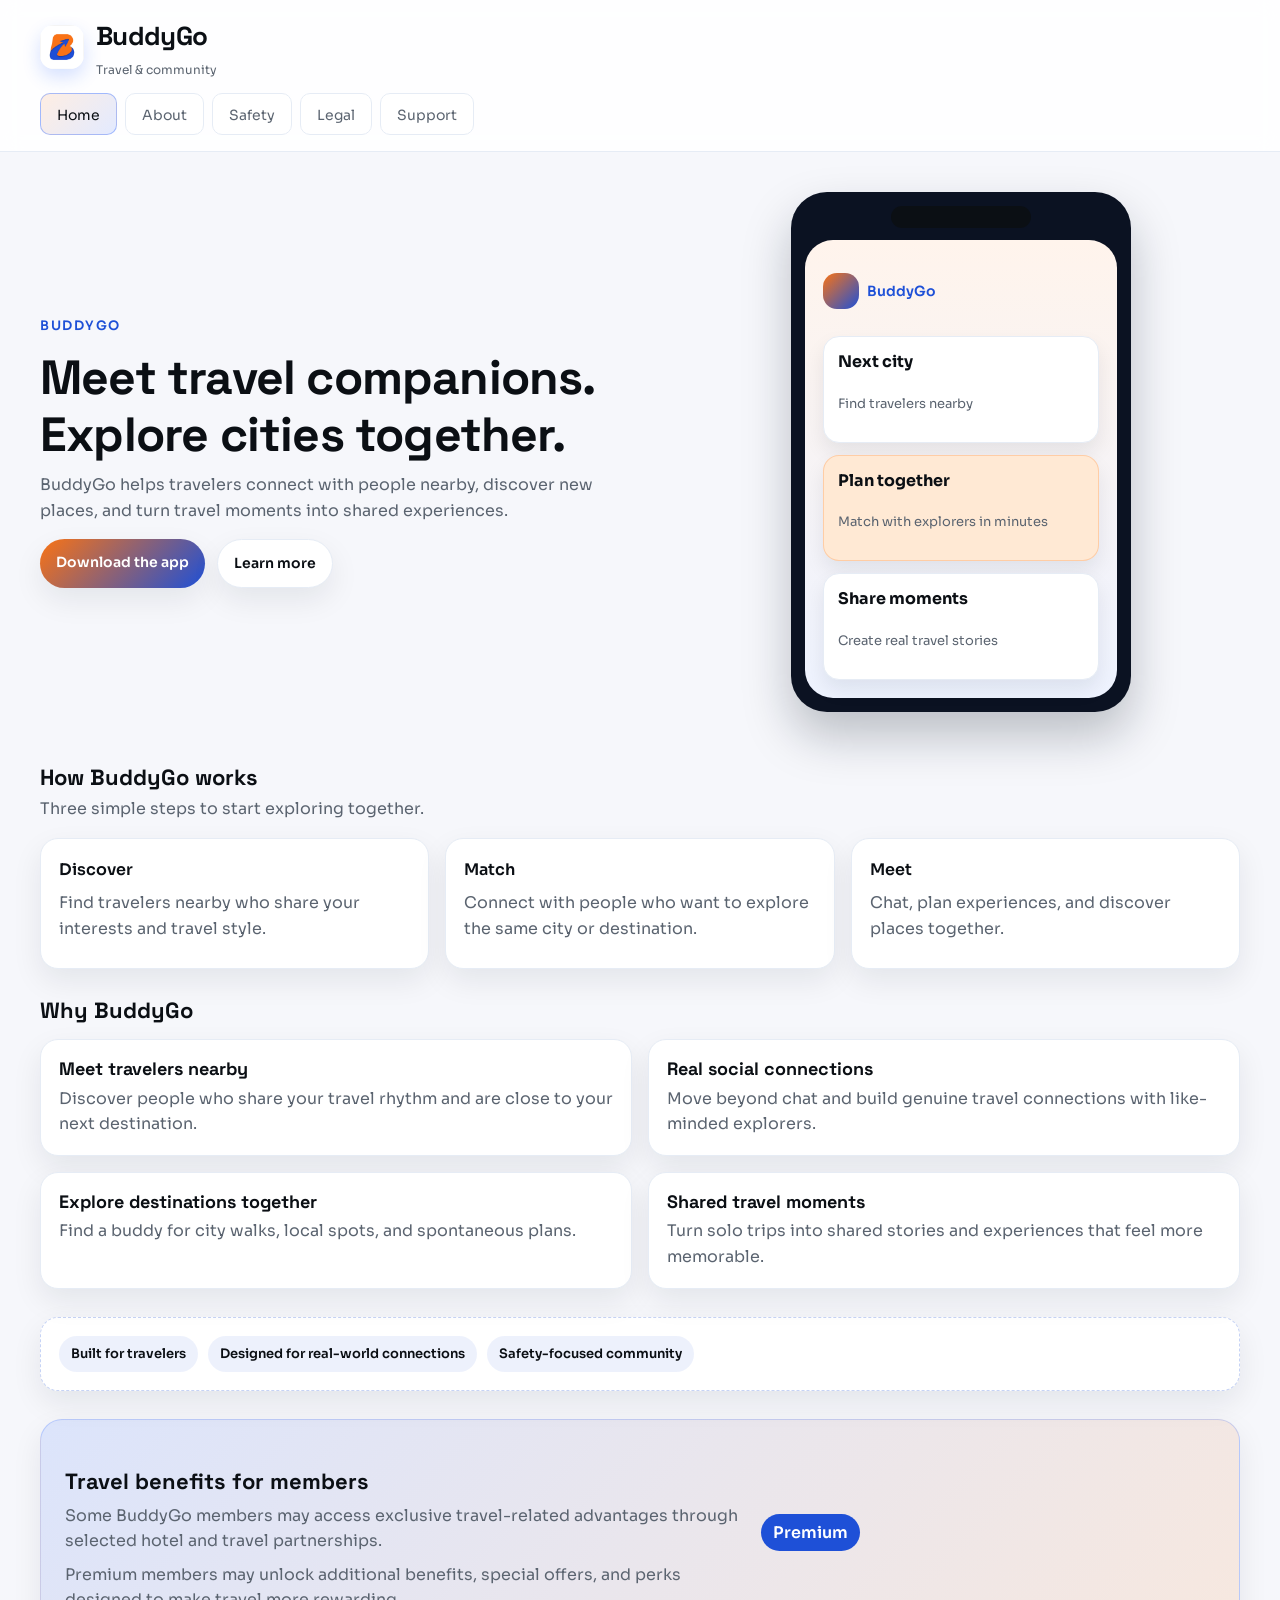
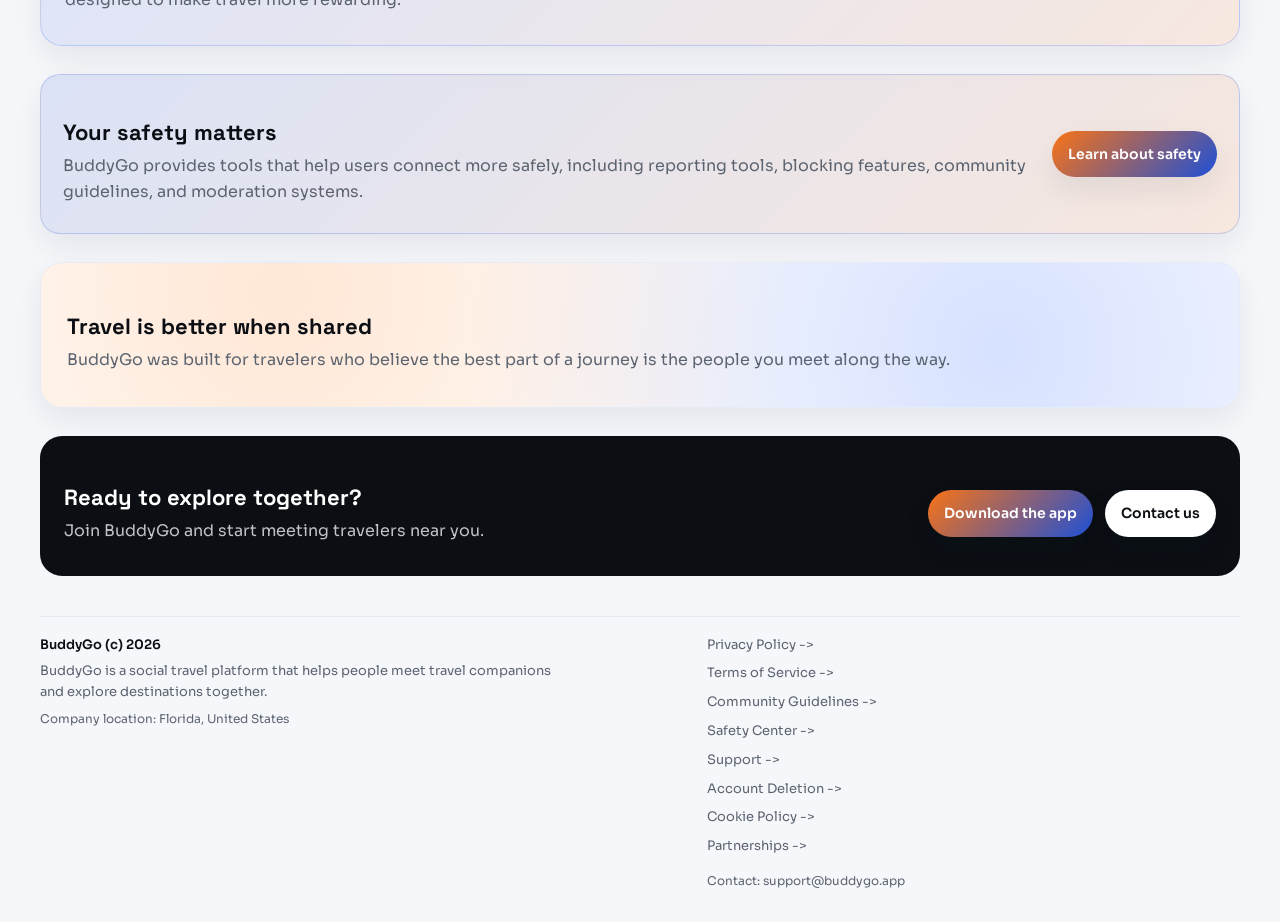
<file: index.html>
﻿<!doctype html>
<html lang="en">
<head>
  <meta charset="utf-8" />
  <meta name="viewport" content="width=device-width, initial-scale=1" />
  <title>BuddyGo | Travel Together</title>
  <link rel="stylesheet" href="style.css" />
</head>
<body class="home">
  <header class="header">
    <div class="container">
      <div class="brand">
        <div class="logo" aria-hidden="true"></div>
        <div>
          <div class="brand-title">BuddyGo</div>
          <div class="note">Travel & community</div>
        </div>
      </div>
                        <nav class="nav" aria-label="Navigation">
        <a class="active" href="index.html">Home</a>
        <a href="about.html">About</a>
        <details class="nav-dropdown ">
          <summary>Safety</summary>
          <div class="nav-menu">
            <a href="safety.html">Safety Tips</a>
            <a href="safety-center.html">Safety Center</a>
          </div>
        </details>
        <details class="nav-dropdown ">
          <summary>Legal</summary>
          <div class="nav-menu">
            <a href="privacy.html">Privacy Policy</a>
            <a href="terms.html">Terms of Service</a>
            <a href="community-guidelines.html">Community Guidelines</a>
            <a href="cookie-policy.html">Cookie Policy</a>
            <a href="delete-account.html">Account Deletion</a>
          </div>
        </details>
        <a href="support.html">Support</a>
      </nav>
    </div>
  </header>

  <main class="container">
    <section class="home-hero">
      <div class="home-hero-grid">
        <div>
          <div class="kicker">BuddyGo</div>
          <h1 class="home-title">Meet travel companions.<br />Explore cities together.</h1>
          <p class="home-lede">BuddyGo helps travelers connect with people nearby, discover new places, and turn travel moments into shared experiences.</p>
          <div class="cta-row">
            <a class="btn primary" href="#download">Download the app</a>
            <a class="btn" href="about.html">Learn more</a>
          </div>
        </div>
        <div class="home-visual">
          <div class="app-mockup" aria-hidden="true">
            <div class="mockup-notch"></div>
            <div class="mockup-screen">
              <div class="mockup-header">
                <span class="mockup-dot"></span>
                <span class="mockup-title">BuddyGo</span>
              </div>
              <div class="mockup-card">
                <strong>Next city</strong>
                <span>Find travelers nearby</span>
              </div>
              <div class="mockup-card alt">
                <strong>Plan together</strong>
                <span>Match with explorers in minutes</span>
              </div>
              <div class="mockup-card">
                <strong>Share moments</strong>
                <span>Create real travel stories</span>
              </div>
            </div>
          </div>
        </div>
      </div>
    </section>

    <section class="home-section">
      <div class="section-header">
        <h2>How BuddyGo works</h2>
        <p>Three simple steps to start exploring together.</p>
      </div>
      <div class="home-steps">
        <article class="step-card">
          <div class="step-label">Discover</div>
          <p>Find travelers nearby who share your interests and travel style.</p>
        </article>
        <article class="step-card">
          <div class="step-label">Match</div>
          <p>Connect with people who want to explore the same city or destination.</p>
        </article>
        <article class="step-card">
          <div class="step-label">Meet</div>
          <p>Chat, plan experiences, and discover places together.</p>
        </article>
      </div>
    </section>

    <section class="home-section">
      <div class="section-header">
        <h2>Why BuddyGo</h2>
      </div>
      <div class="why-cards">
        <article class="why-card">
          <h3>Meet travelers nearby</h3>
          <p>Discover people who share your travel rhythm and are close to your next destination.</p>
        </article>
        <article class="why-card">
          <h3>Real social connections</h3>
          <p>Move beyond chat and build genuine travel connections with like-minded explorers.</p>
        </article>
        <article class="why-card">
          <h3>Explore destinations together</h3>
          <p>Find a buddy for city walks, local spots, and spontaneous plans.</p>
        </article>
        <article class="why-card">
          <h3>Shared travel moments</h3>
          <p>Turn solo trips into shared stories and experiences that feel more memorable.</p>
        </article>
      </div>
    </section>

    <section class="home-section">
      <div class="trust-strip">
        <div class="trust-chip">Built for travelers</div>
        <div class="trust-chip">Designed for real-world connections</div>
        <div class="trust-chip">Safety-focused community</div>
      </div>
    </section>

    <section class="home-section">
      <div class="benefits-section">
        <div>
          <h2>Travel benefits for members</h2>
          <p>Some BuddyGo members may access exclusive travel-related advantages through selected hotel and travel partnerships.</p>
          <p class="benefits-note">Premium members may unlock additional benefits, special offers, and perks designed to make travel more rewarding.</p>
        </div>
        <div class="benefits-badge">Premium</div>
      </div>
    </section>

    <section class="home-section">
      <div class="safety-strip strong">
        <div>
          <h2>Your safety matters</h2>
          <p>BuddyGo provides tools that help users connect more safely, including reporting tools, blocking features, community guidelines, and moderation systems.</p>
        </div>
        <a class="btn primary" href="safety-center.html">Learn about safety</a>
      </div>
    </section>

    <section class="home-section">
      <div class="story-panel">
        <h2>Travel is better when shared</h2>
        <p>BuddyGo was built for travelers who believe the best part of a journey is the people you meet along the way.</p>
      </div>
    </section>

    <section id="download" class="home-section">
      <div class="final-cta">
        <div>
          <h2>Ready to explore together?</h2>
          <p>Join BuddyGo and start meeting travelers near you.</p>
        </div>
        <div class="cta-row">
          <a class="btn primary" href="#download">Download the app</a>
          <a class="btn" href="support.html">Contact us</a>
        </div>
      </div>
    </section>

                <footer class="site-footer">
      <div class="footer-grid">
        <div>
          <div class="footer-brand">BuddyGo (c) 2026</div>
          <p class="footer-text">BuddyGo is a social travel platform that helps people meet travel companions and explore destinations together.</p>
          <p class="footer-meta">Company location: Florida, United States</p>
        </div>
        <div class="footer-links">
          <a href="privacy.html">Privacy Policy -></a>
          <a href="terms.html">Terms of Service -></a>
          <a href="community-guidelines.html">Community Guidelines -></a>
          <a href="safety-center.html">Safety Center -></a>
          <a href="support.html">Support -></a>
          <a href="delete-account.html">Account Deletion -></a>
          <a href="cookie-policy.html">Cookie Policy -></a>
          <a href="partnerships.html">Partnerships -></a>
          <div class="footer-contact">Contact: <a href="mailto:support@buddygo.app">support@buddygo.app</a></div>
        </div>
      </div>
    </footer>
  </main>
</body>
</html>
</file>
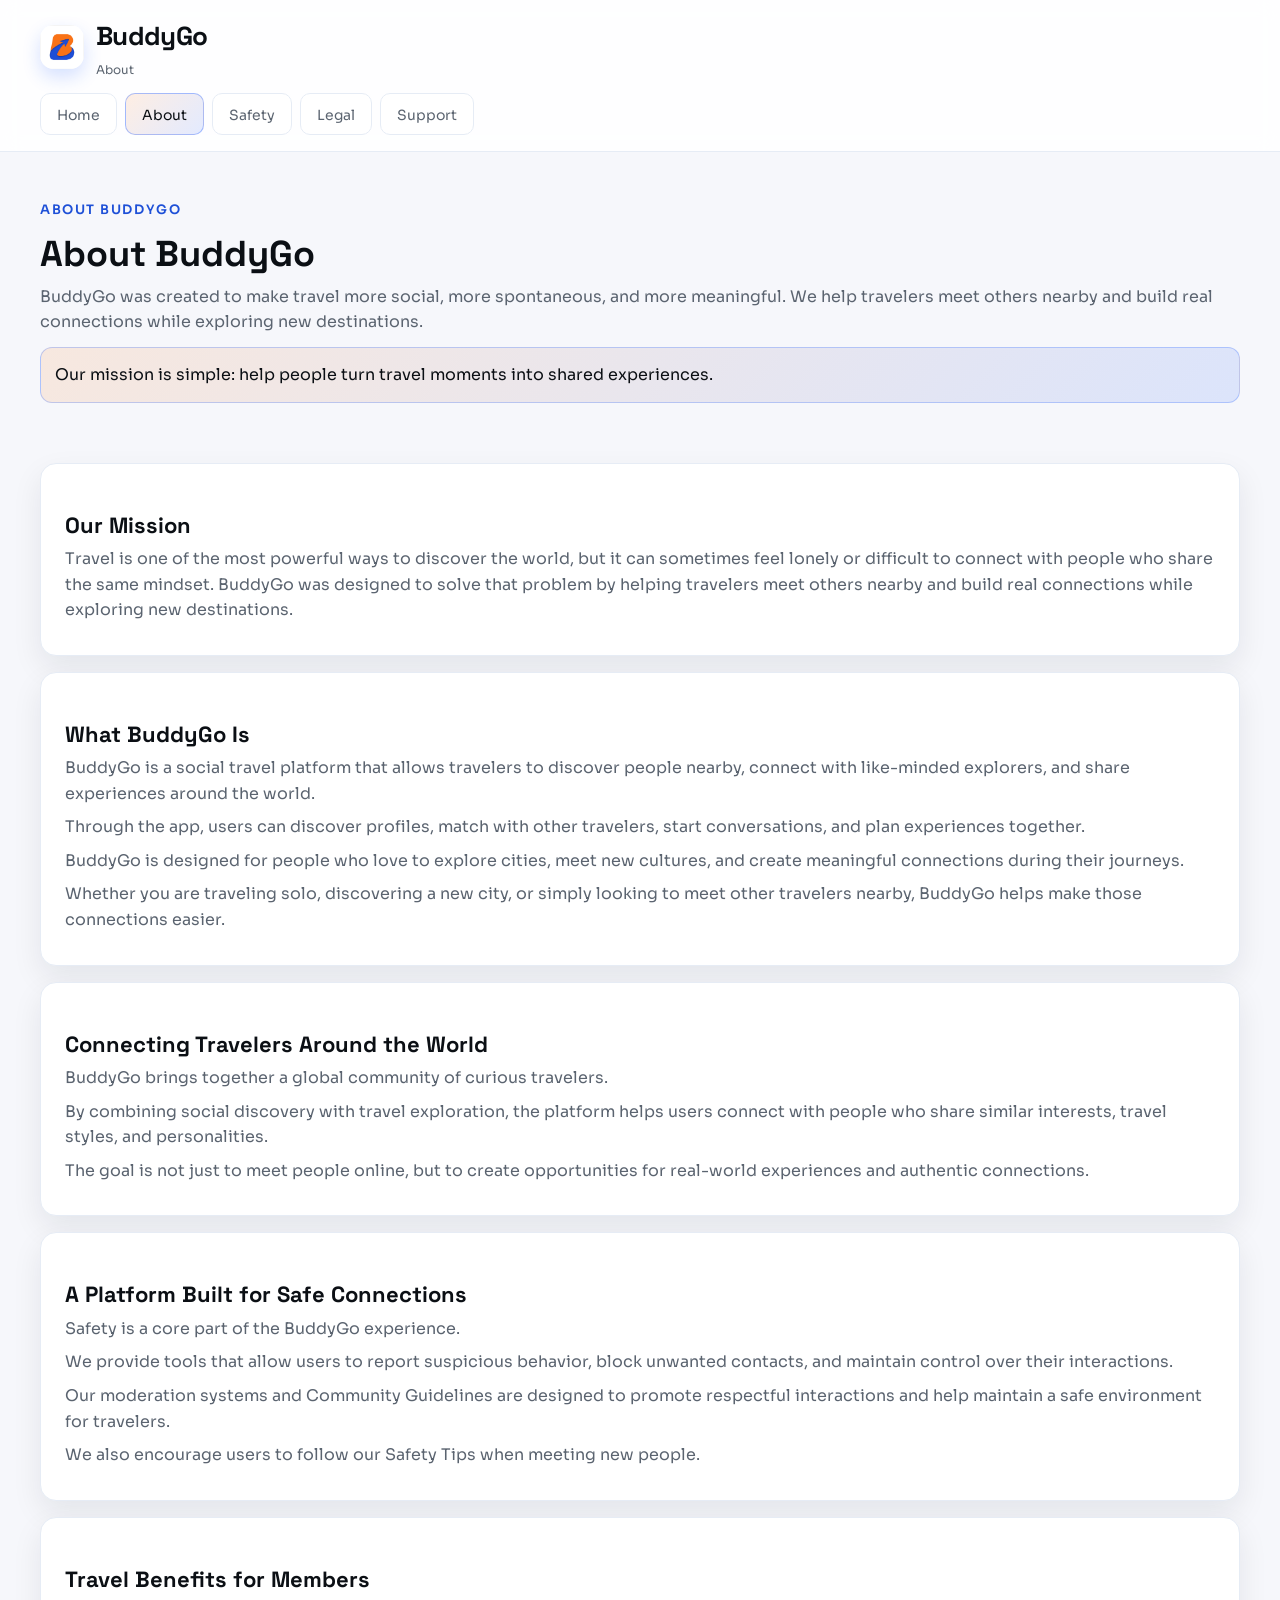
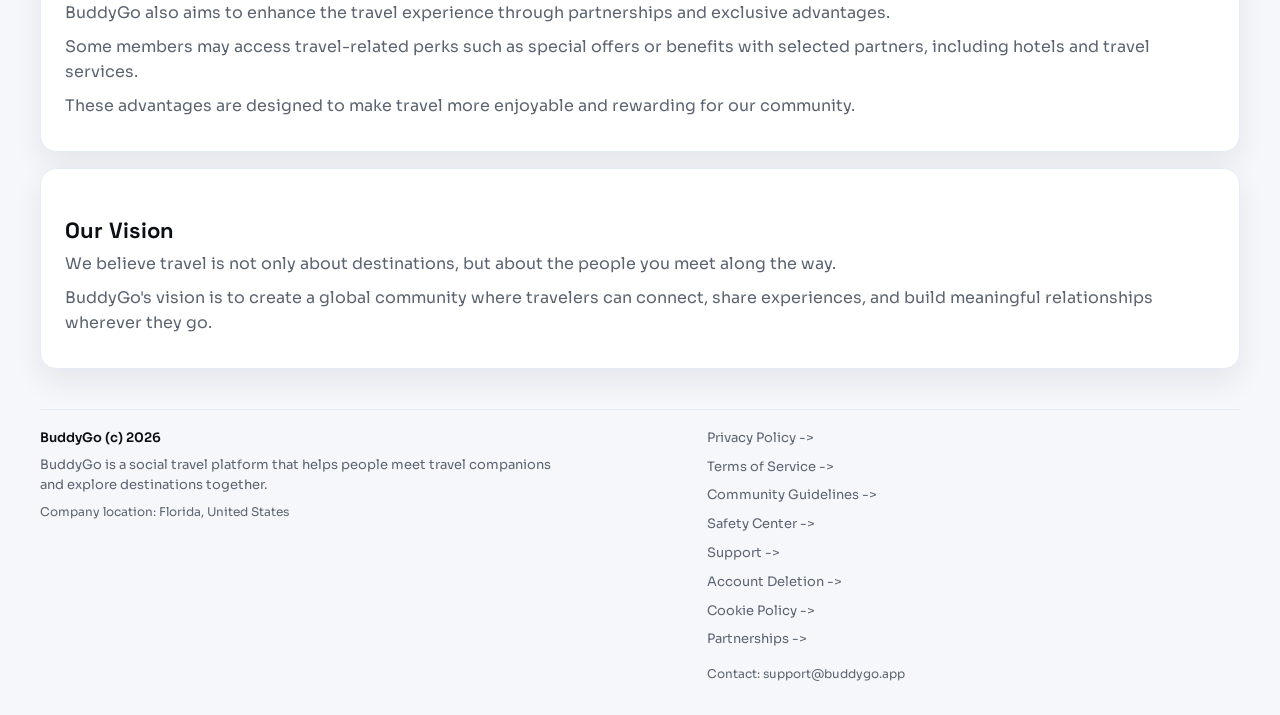
<file: about.html>
﻿<!doctype html>
<html lang="en">
<head>
  <meta charset="utf-8" />
  <meta name="viewport" content="width=device-width, initial-scale=1" />
  <title>About BuddyGo</title>
  <link rel="stylesheet" href="style.css" />
</head>
<body>
  <header class="header">
    <div class="container">
      <div class="brand">
        <div class="logo" aria-hidden="true"></div>
        <div>
          <div class="brand-title">BuddyGo</div>
          <div class="note">About</div>
        </div>
      </div>
                        <nav class="nav" aria-label="Navigation">
        <a href="index.html">Home</a>
        <a class="active" href="about.html">About</a>
        <details class="nav-dropdown ">
          <summary>Safety</summary>
          <div class="nav-menu">
            <a href="safety.html">Safety Tips</a>
            <a href="safety-center.html">Safety Center</a>
          </div>
        </details>
        <details class="nav-dropdown ">
          <summary>Legal</summary>
          <div class="nav-menu">
            <a href="privacy.html">Privacy Policy</a>
            <a href="terms.html">Terms of Service</a>
            <a href="community-guidelines.html">Community Guidelines</a>
            <a href="cookie-policy.html">Cookie Policy</a>
            <a href="delete-account.html">Account Deletion</a>
          </div>
        </details>
        <a href="support.html">Support</a>
      </nav>
    </div>
  </header>

  <main class="container">
    <section class="hero">
      <div class="kicker">About BuddyGo</div>
      <h1>About BuddyGo</h1>
      <p>BuddyGo was created to make travel more social, more spontaneous, and more meaningful. We help travelers meet others nearby and build real connections while exploring new destinations.</p>
      <div class="callout">Our mission is simple: help people turn travel moments into shared experiences.</div>
    </section>

    <section class="section">
      <h2>Our Mission</h2>
      <p>Travel is one of the most powerful ways to discover the world, but it can sometimes feel lonely or difficult to connect with people who share the same mindset. BuddyGo was designed to solve that problem by helping travelers meet others nearby and build real connections while exploring new destinations.</p>
    </section>

    <section class="section">
      <h2>What BuddyGo Is</h2>
      <p>BuddyGo is a social travel platform that allows travelers to discover people nearby, connect with like-minded explorers, and share experiences around the world.</p>
      <p>Through the app, users can discover profiles, match with other travelers, start conversations, and plan experiences together.</p>
      <p>BuddyGo is designed for people who love to explore cities, meet new cultures, and create meaningful connections during their journeys.</p>
      <p>Whether you are traveling solo, discovering a new city, or simply looking to meet other travelers nearby, BuddyGo helps make those connections easier.</p>
    </section>

    <section class="section">
      <h2>Connecting Travelers Around the World</h2>
      <p>BuddyGo brings together a global community of curious travelers.</p>
      <p>By combining social discovery with travel exploration, the platform helps users connect with people who share similar interests, travel styles, and personalities.</p>
      <p>The goal is not just to meet people online, but to create opportunities for real-world experiences and authentic connections.</p>
    </section>

    <section class="section">
      <h2>A Platform Built for Safe Connections</h2>
      <p>Safety is a core part of the BuddyGo experience.</p>
      <p>We provide tools that allow users to report suspicious behavior, block unwanted contacts, and maintain control over their interactions.</p>
      <p>Our moderation systems and Community Guidelines are designed to promote respectful interactions and help maintain a safe environment for travelers.</p>
      <p>We also encourage users to follow our <a href="safety.html">Safety Tips</a> when meeting new people.</p>
    </section>

    <section class="section">
      <h2>Travel Benefits for Members</h2>
      <p>BuddyGo also aims to enhance the travel experience through partnerships and exclusive advantages.</p>
      <p>Some members may access travel-related perks such as special offers or benefits with selected partners, including hotels and travel services.</p>
      <p>These advantages are designed to make travel more enjoyable and rewarding for our community.</p>
    </section>

    <section class="section">
      <h2>Our Vision</h2>
      <p>We believe travel is not only about destinations, but about the people you meet along the way.</p>
      <p>BuddyGo's vision is to create a global community where travelers can connect, share experiences, and build meaningful relationships wherever they go.</p>
    </section>

                <footer class="site-footer">
      <div class="footer-grid">
        <div>
          <div class="footer-brand">BuddyGo (c) 2026</div>
          <p class="footer-text">BuddyGo is a social travel platform that helps people meet travel companions and explore destinations together.</p>
          <p class="footer-meta">Company location: Florida, United States</p>
        </div>
        <div class="footer-links">
          <a href="privacy.html">Privacy Policy -></a>
          <a href="terms.html">Terms of Service -></a>
          <a href="community-guidelines.html">Community Guidelines -></a>
          <a href="safety-center.html">Safety Center -></a>
          <a href="support.html">Support -></a>
          <a href="delete-account.html">Account Deletion -></a>
          <a href="cookie-policy.html">Cookie Policy -></a>
          <a href="partnerships.html">Partnerships -></a>
          <div class="footer-contact">Contact: <a href="mailto:support@buddygo.app">support@buddygo.app</a></div>
        </div>
      </div>
    </footer>
  </main>
</body>
</html>
</file>
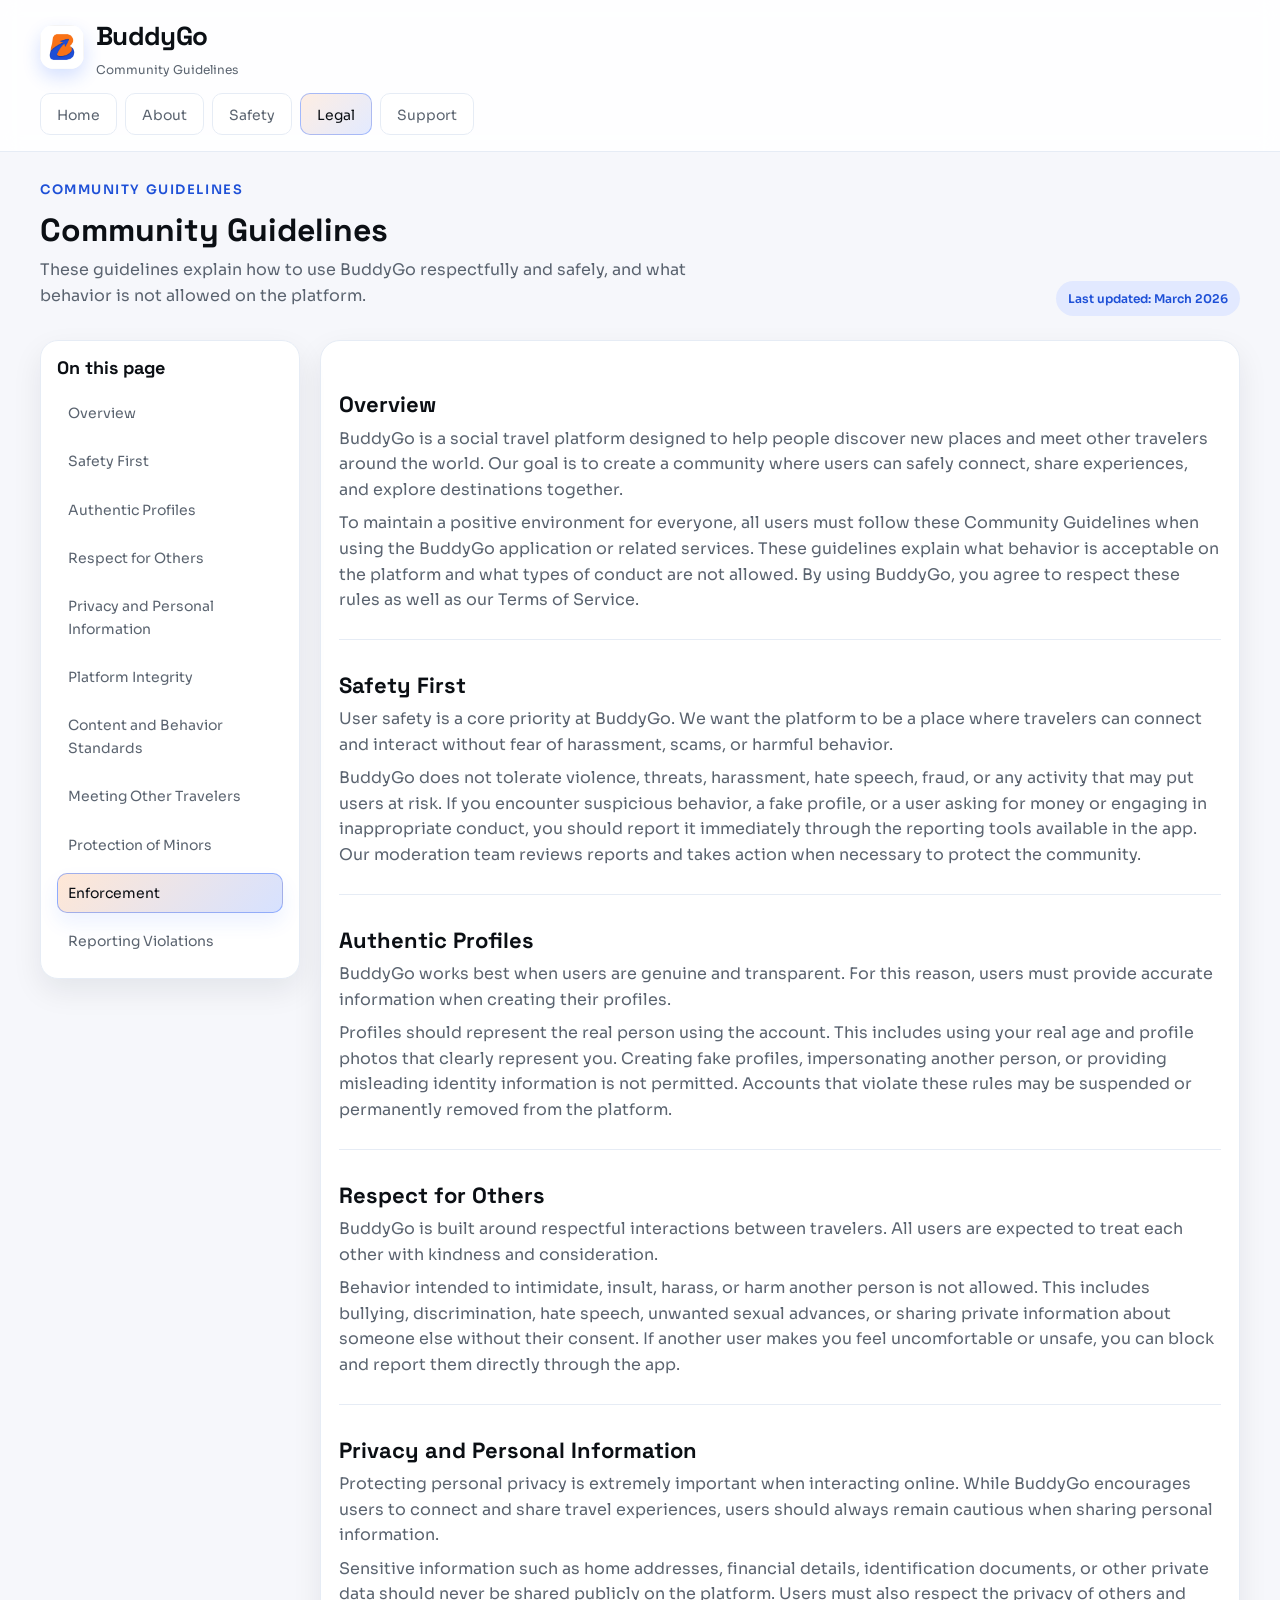
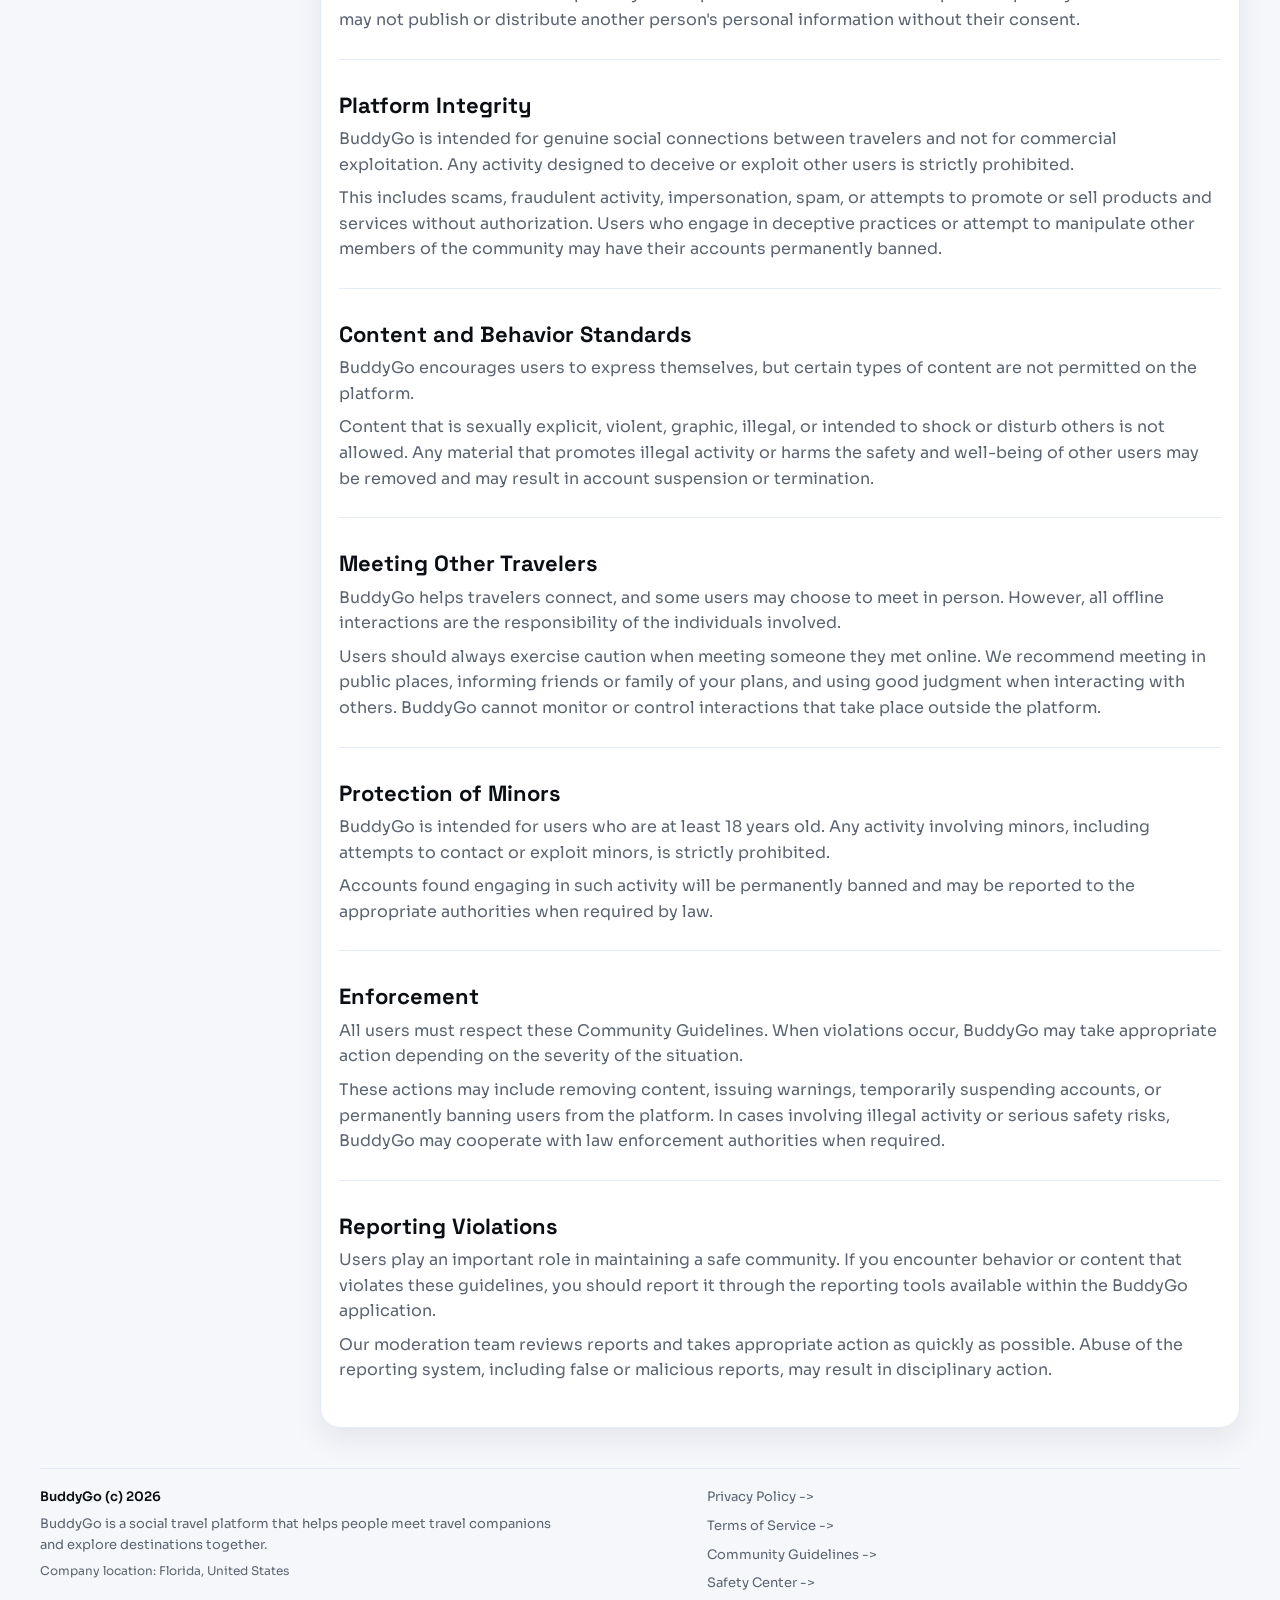
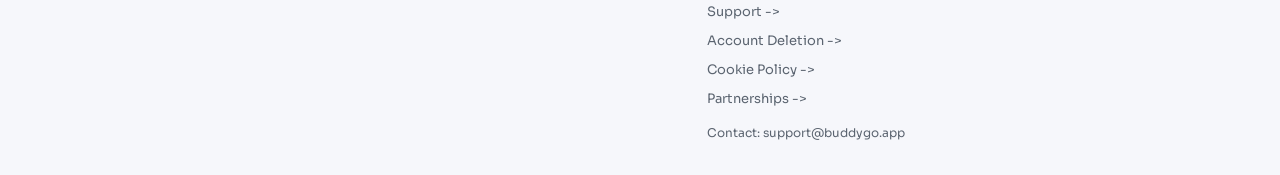
<file: community-guidelines.html>
﻿<!doctype html>
<html lang="en">
<head>
  <meta charset="utf-8" />
  <meta name="viewport" content="width=device-width, initial-scale=1" />
  <title>BuddyGo | Community Guidelines</title>
  <link rel="stylesheet" href="style.css" />
  <script src="toc.js" defer></script>
</head>
<body>
  <header class="header">
    <div class="container">
      <div class="brand">
        <div class="logo" aria-hidden="true"></div>
        <div>
          <div class="brand-title">BuddyGo</div>
          <div class="note">Community Guidelines</div>
        </div>
      </div>
                        <nav class="nav" aria-label="Navigation">
        <a href="index.html">Home</a>
        <a href="about.html">About</a>
        <details class="nav-dropdown ">
          <summary>Safety</summary>
          <div class="nav-menu">
            <a href="safety.html">Safety Tips</a>
            <a href="safety-center.html">Safety Center</a>
          </div>
        </details>
        <details class="nav-dropdown active">
          <summary>Legal</summary>
          <div class="nav-menu">
            <a href="privacy.html">Privacy Policy</a>
            <a href="terms.html">Terms of Service</a>
            <a href="community-guidelines.html">Community Guidelines</a>
            <a href="cookie-policy.html">Cookie Policy</a>
            <a href="delete-account.html">Account Deletion</a>
          </div>
        </details>
        <a href="support.html">Support</a>
      </nav>
    </div>
  </header>

  <main class="container">
    <section class="policy-hero">
      <div>
        <div class="kicker">Community Guidelines</div>
        <h1 class="policy-title">Community Guidelines</h1>
        <p class="policy-intro">These guidelines explain how to use BuddyGo respectfully and safely, and what behavior is not allowed on the platform.</p>
      </div>
      <div class="policy-meta">
        <span>Last updated: March 2026</span>
      </div>
    </section>

    <section class="policy-layout">
      <aside class="policy-sidebar" aria-label="Community guidelines table of contents">
        <div class="policy-toc">
          <h3>On this page</h3>
          <a href="#overview">Overview</a>
          <a href="#safety-first">Safety First</a>
          <a href="#authentic-profiles">Authentic Profiles</a>
          <a href="#respect-for-others">Respect for Others</a>
          <a href="#privacy-info">Privacy and Personal Information</a>
          <a href="#platform-integrity">Platform Integrity</a>
          <a href="#content-standards">Content and Behavior Standards</a>
          <a href="#meeting-travelers">Meeting Other Travelers</a>
          <a href="#protection-minors">Protection of Minors</a>
          <a href="#enforcement">Enforcement</a>
          <a href="#reporting">Reporting Violations</a>
        </div>
      </aside>

      <div class="policy-content">
        <section id="overview" class="policy-section">
          <h2>Overview</h2>
          <p>BuddyGo is a social travel platform designed to help people discover new places and meet other travelers around the world. Our goal is to create a community where users can safely connect, share experiences, and explore destinations together.</p>
          <p>To maintain a positive environment for everyone, all users must follow these Community Guidelines when using the BuddyGo application or related services. These guidelines explain what behavior is acceptable on the platform and what types of conduct are not allowed. By using BuddyGo, you agree to respect these rules as well as our Terms of Service.</p>
        </section>

        <section id="safety-first" class="policy-section">
          <h2>Safety First</h2>
          <p>User safety is a core priority at BuddyGo. We want the platform to be a place where travelers can connect and interact without fear of harassment, scams, or harmful behavior.</p>
          <p>BuddyGo does not tolerate violence, threats, harassment, hate speech, fraud, or any activity that may put users at risk. If you encounter suspicious behavior, a fake profile, or a user asking for money or engaging in inappropriate conduct, you should report it immediately through the reporting tools available in the app. Our moderation team reviews reports and takes action when necessary to protect the community.</p>
        </section>

        <section id="authentic-profiles" class="policy-section">
          <h2>Authentic Profiles</h2>
          <p>BuddyGo works best when users are genuine and transparent. For this reason, users must provide accurate information when creating their profiles.</p>
          <p>Profiles should represent the real person using the account. This includes using your real age and profile photos that clearly represent you. Creating fake profiles, impersonating another person, or providing misleading identity information is not permitted. Accounts that violate these rules may be suspended or permanently removed from the platform.</p>
        </section>

        <section id="respect-for-others" class="policy-section">
          <h2>Respect for Others</h2>
          <p>BuddyGo is built around respectful interactions between travelers. All users are expected to treat each other with kindness and consideration.</p>
          <p>Behavior intended to intimidate, insult, harass, or harm another person is not allowed. This includes bullying, discrimination, hate speech, unwanted sexual advances, or sharing private information about someone else without their consent. If another user makes you feel uncomfortable or unsafe, you can block and report them directly through the app.</p>
        </section>

        <section id="privacy-info" class="policy-section">
          <h2>Privacy and Personal Information</h2>
          <p>Protecting personal privacy is extremely important when interacting online. While BuddyGo encourages users to connect and share travel experiences, users should always remain cautious when sharing personal information.</p>
          <p>Sensitive information such as home addresses, financial details, identification documents, or other private data should never be shared publicly on the platform. Users must also respect the privacy of others and may not publish or distribute another person's personal information without their consent.</p>
        </section>

        <section id="platform-integrity" class="policy-section">
          <h2>Platform Integrity</h2>
          <p>BuddyGo is intended for genuine social connections between travelers and not for commercial exploitation. Any activity designed to deceive or exploit other users is strictly prohibited.</p>
          <p>This includes scams, fraudulent activity, impersonation, spam, or attempts to promote or sell products and services without authorization. Users who engage in deceptive practices or attempt to manipulate other members of the community may have their accounts permanently banned.</p>
        </section>

        <section id="content-standards" class="policy-section">
          <h2>Content and Behavior Standards</h2>
          <p>BuddyGo encourages users to express themselves, but certain types of content are not permitted on the platform.</p>
          <p>Content that is sexually explicit, violent, graphic, illegal, or intended to shock or disturb others is not allowed. Any material that promotes illegal activity or harms the safety and well-being of other users may be removed and may result in account suspension or termination.</p>
        </section>

        <section id="meeting-travelers" class="policy-section">
          <h2>Meeting Other Travelers</h2>
          <p>BuddyGo helps travelers connect, and some users may choose to meet in person. However, all offline interactions are the responsibility of the individuals involved.</p>
          <p>Users should always exercise caution when meeting someone they met online. We recommend meeting in public places, informing friends or family of your plans, and using good judgment when interacting with others. BuddyGo cannot monitor or control interactions that take place outside the platform.</p>
        </section>

        <section id="protection-minors" class="policy-section">
          <h2>Protection of Minors</h2>
          <p>BuddyGo is intended for users who are at least 18 years old. Any activity involving minors, including attempts to contact or exploit minors, is strictly prohibited.</p>
          <p>Accounts found engaging in such activity will be permanently banned and may be reported to the appropriate authorities when required by law.</p>
        </section>

        <section id="enforcement" class="policy-section">
          <h2>Enforcement</h2>
          <p>All users must respect these Community Guidelines. When violations occur, BuddyGo may take appropriate action depending on the severity of the situation.</p>
          <p>These actions may include removing content, issuing warnings, temporarily suspending accounts, or permanently banning users from the platform. In cases involving illegal activity or serious safety risks, BuddyGo may cooperate with law enforcement authorities when required.</p>
        </section>

        <section id="reporting" class="policy-section">
          <h2>Reporting Violations</h2>
          <p>Users play an important role in maintaining a safe community. If you encounter behavior or content that violates these guidelines, you should report it through the reporting tools available within the BuddyGo application.</p>
          <p>Our moderation team reviews reports and takes appropriate action as quickly as possible. Abuse of the reporting system, including false or malicious reports, may result in disciplinary action.</p>
        </section>
      </div>
    </section>

                <footer class="site-footer">
      <div class="footer-grid">
        <div>
          <div class="footer-brand">BuddyGo (c) 2026</div>
          <p class="footer-text">BuddyGo is a social travel platform that helps people meet travel companions and explore destinations together.</p>
          <p class="footer-meta">Company location: Florida, United States</p>
        </div>
        <div class="footer-links">
          <a href="privacy.html">Privacy Policy -></a>
          <a href="terms.html">Terms of Service -></a>
          <a href="community-guidelines.html">Community Guidelines -></a>
          <a href="safety-center.html">Safety Center -></a>
          <a href="support.html">Support -></a>
          <a href="delete-account.html">Account Deletion -></a>
          <a href="cookie-policy.html">Cookie Policy -></a>
          <a href="partnerships.html">Partnerships -></a>
          <div class="footer-contact">Contact: <a href="mailto:support@buddygo.app">support@buddygo.app</a></div>
        </div>
      </div>
    </footer>
  </main>
</body>
</html>
</file>
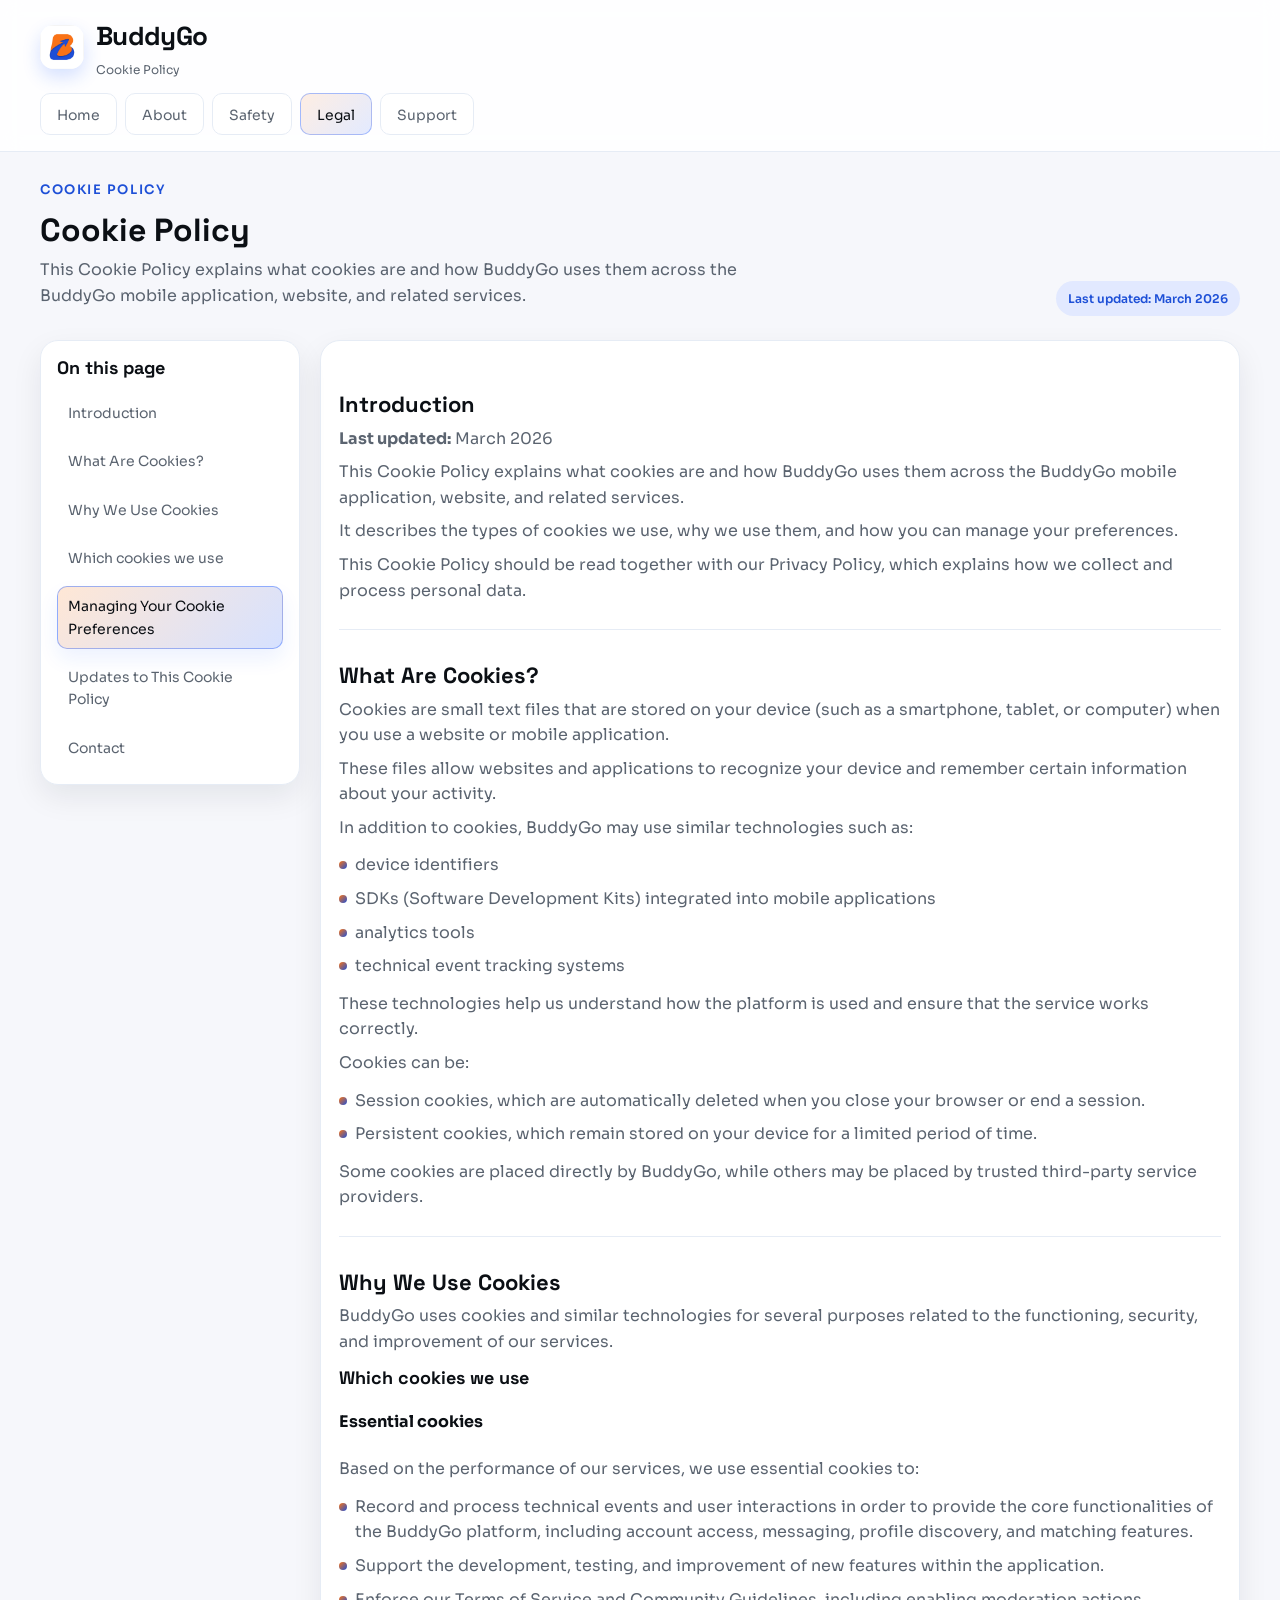
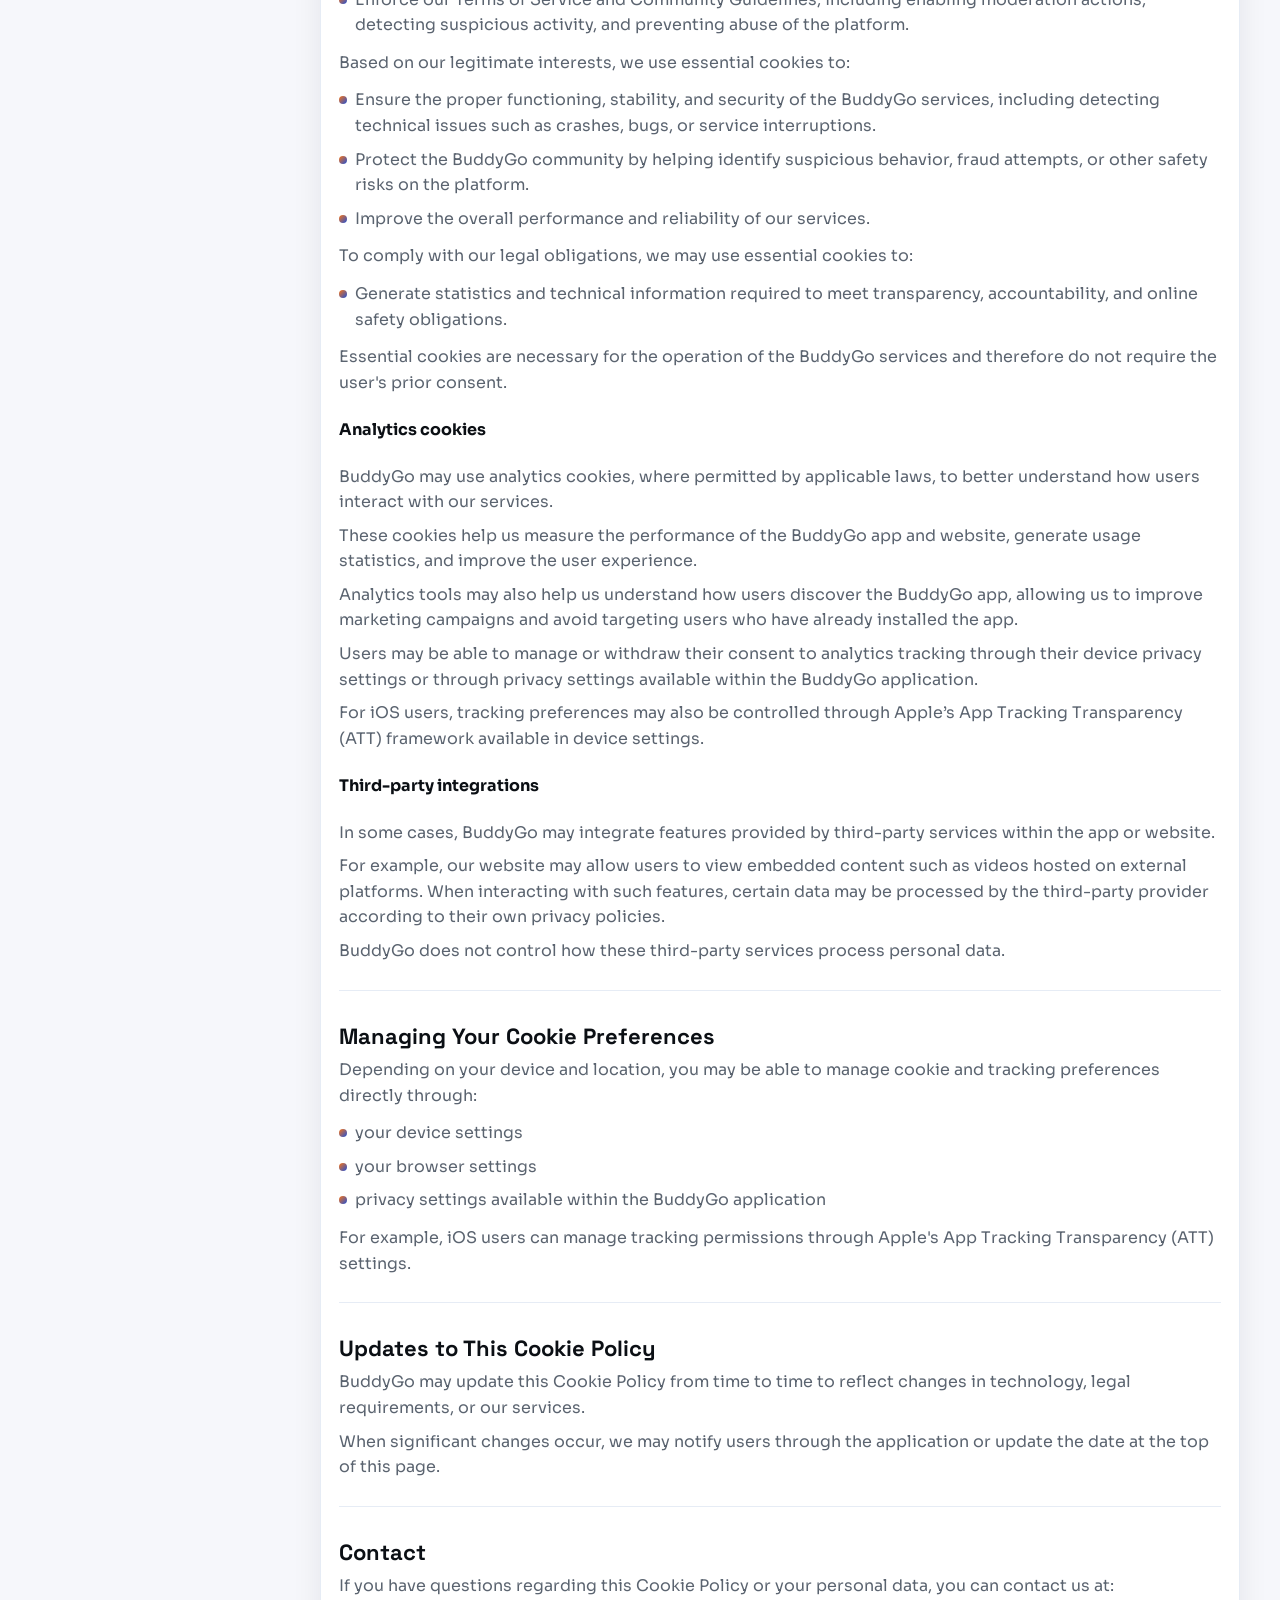
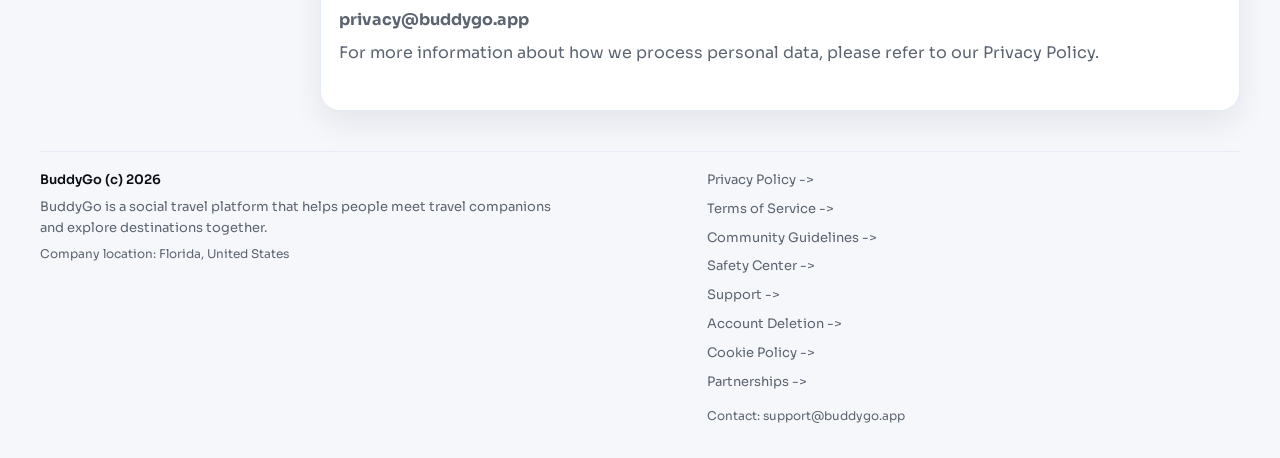
<file: cookie-policy.html>
﻿<!doctype html>
<html lang="en">
<head>
  <meta charset="utf-8" />
  <meta name="viewport" content="width=device-width, initial-scale=1" />
  <title>Cookie Policy — BuddyGo</title>
  <link rel="stylesheet" href="style.css" />
  <script src="toc.js" defer></script>
</head>
<body>
  <header class="header">
    <div class="container">
      <div class="brand">
        <div class="logo" aria-hidden="true"></div>
        <div>
          <div class="brand-title">BuddyGo</div>
          <div class="note">Cookie Policy</div>
        </div>
      </div>
                        <nav class="nav" aria-label="Navigation">
        <a href="index.html">Home</a>
        <a href="about.html">About</a>
        <details class="nav-dropdown ">
          <summary>Safety</summary>
          <div class="nav-menu">
            <a href="safety.html">Safety Tips</a>
            <a href="safety-center.html">Safety Center</a>
          </div>
        </details>
        <details class="nav-dropdown active">
          <summary>Legal</summary>
          <div class="nav-menu">
            <a href="privacy.html">Privacy Policy</a>
            <a href="terms.html">Terms of Service</a>
            <a href="community-guidelines.html">Community Guidelines</a>
            <a href="cookie-policy.html">Cookie Policy</a>
            <a href="delete-account.html">Account Deletion</a>
          </div>
        </details>
        <a href="support.html">Support</a>
      </nav>
    </div>
  </header>

  <main class="container">
    <section class="policy-hero">
      <div>
        <div class="kicker">Cookie Policy</div>
        <h1 class="policy-title">Cookie Policy</h1>
        <p class="policy-intro">This Cookie Policy explains what cookies are and how BuddyGo uses them across the BuddyGo mobile application, website, and related services.</p>
      </div>
      <div class="policy-meta">
        <span>Last updated: March 2026</span>
      </div>
    </section>

    <section class="policy-layout">
      <aside class="policy-sidebar" aria-label="Cookie policy table of contents">
        <div class="policy-toc">
          <h3>On this page</h3>
          <a href="#introduction">Introduction</a>
          <a href="#what-are-cookies">What Are Cookies?</a>
          <a href="#why-we-use-cookies">Why We Use Cookies</a>
          <a href="#which-cookies-we-use">Which cookies we use</a>
          <a href="#managing-preferences">Managing Your Cookie Preferences</a>
          <a href="#updates">Updates to This Cookie Policy</a>
          <a href="#contact">Contact</a>
        </div>
      </aside>

      <div class="policy-content">
        <section id="introduction" class="policy-section">
          <h2>Introduction</h2>
          <p><strong>Last updated:</strong> March 2026</p>
          <p>This Cookie Policy explains what cookies are and how BuddyGo uses them across the BuddyGo mobile application, website, and related services.</p>
          <p>It describes the types of cookies we use, why we use them, and how you can manage your preferences.</p>
          <p>This Cookie Policy should be read together with our <a href="privacy.html">Privacy Policy</a>, which explains how we collect and process personal data.</p>
        </section>

        <section id="what-are-cookies" class="policy-section">
          <h2>What Are Cookies?</h2>
          <p>Cookies are small text files that are stored on your device (such as a smartphone, tablet, or computer) when you use a website or mobile application.</p>
          <p>These files allow websites and applications to recognize your device and remember certain information about your activity.</p>
          <p>In addition to cookies, BuddyGo may use similar technologies such as:</p>
          <ul class="list">
            <li>device identifiers</li>
            <li>SDKs (Software Development Kits) integrated into mobile applications</li>
            <li>analytics tools</li>
            <li>technical event tracking systems</li>
          </ul>
          <p>These technologies help us understand how the platform is used and ensure that the service works correctly.</p>
          <p>Cookies can be:</p>
          <ul class="list">
            <li>Session cookies, which are automatically deleted when you close your browser or end a session.</li>
            <li>Persistent cookies, which remain stored on your device for a limited period of time.</li>
          </ul>
          <p>Some cookies are placed directly by BuddyGo, while others may be placed by trusted third-party service providers.</p>
        </section>

        <section id="why-we-use-cookies" class="policy-section">
          <h2>Why We Use Cookies</h2>
          <p>BuddyGo uses cookies and similar technologies for several purposes related to the functioning, security, and improvement of our services.</p>
          <h3 id="which-cookies-we-use">Which cookies we use</h3>
          <h4>Essential cookies</h4>
          <p>Based on the performance of our services, we use essential cookies to:</p>
          <ul class="list">
            <li>Record and process technical events and user interactions in order to provide the core functionalities of the BuddyGo platform, including account access, messaging, profile discovery, and matching features.</li>
            <li>Support the development, testing, and improvement of new features within the application.</li>
            <li>Enforce our Terms of Service and Community Guidelines, including enabling moderation actions, detecting suspicious activity, and preventing abuse of the platform.</li>
          </ul>
          <p>Based on our legitimate interests, we use essential cookies to:</p>
          <ul class="list">
            <li>Ensure the proper functioning, stability, and security of the BuddyGo services, including detecting technical issues such as crashes, bugs, or service interruptions.</li>
            <li>Protect the BuddyGo community by helping identify suspicious behavior, fraud attempts, or other safety risks on the platform.</li>
            <li>Improve the overall performance and reliability of our services.</li>
          </ul>
          <p>To comply with our legal obligations, we may use essential cookies to:</p>
          <ul class="list">
            <li>Generate statistics and technical information required to meet transparency, accountability, and online safety obligations.</li>
          </ul>
          <p>Essential cookies are necessary for the operation of the BuddyGo services and therefore do not require the user's prior consent.</p>
          <h4>Analytics cookies</h4>
          <p>BuddyGo may use analytics cookies, where permitted by applicable laws, to better understand how users interact with our services.</p>
          <p>These cookies help us measure the performance of the BuddyGo app and website, generate usage statistics, and improve the user experience.</p>
          <p>Analytics tools may also help us understand how users discover the BuddyGo app, allowing us to improve marketing campaigns and avoid targeting users who have already installed the app.</p>
          <p>Users may be able to manage or withdraw their consent to analytics tracking through their device privacy settings or through privacy settings available within the BuddyGo application.</p>
          <p>For iOS users, tracking preferences may also be controlled through Apple’s App Tracking Transparency (ATT) framework available in device settings.</p>
          <h4>Third-party integrations</h4>
          <p>In some cases, BuddyGo may integrate features provided by third-party services within the app or website.</p>
          <p>For example, our website may allow users to view embedded content such as videos hosted on external platforms. When interacting with such features, certain data may be processed by the third-party provider according to their own privacy policies.</p>
          <p>BuddyGo does not control how these third-party services process personal data.</p>
        </section>

        <section id="managing-preferences" class="policy-section">
          <h2>Managing Your Cookie Preferences</h2>
          <p>Depending on your device and location, you may be able to manage cookie and tracking preferences directly through:</p>
          <ul class="list">
            <li>your device settings</li>
            <li>your browser settings</li>
            <li>privacy settings available within the BuddyGo application</li>
          </ul>
          <p>For example, iOS users can manage tracking permissions through Apple's App Tracking Transparency (ATT) settings.</p>
        </section>

        <section id="updates" class="policy-section">
          <h2>Updates to This Cookie Policy</h2>
          <p>BuddyGo may update this Cookie Policy from time to time to reflect changes in technology, legal requirements, or our services.</p>
          <p>When significant changes occur, we may notify users through the application or update the date at the top of this page.</p>
        </section>

        <section id="contact" class="policy-section">
          <h2>Contact</h2>
          <p>If you have questions regarding this Cookie Policy or your personal data, you can contact us at:</p>
          <p><strong><a href="mailto:privacy@buddygo.app">privacy@buddygo.app</a></strong></p>
          <p>For more information about how we process personal data, please refer to our <a href="privacy.html">Privacy Policy</a>.</p>
        </section>
      </div>
    </section>

                <footer class="site-footer">
      <div class="footer-grid">
        <div>
          <div class="footer-brand">BuddyGo (c) 2026</div>
          <p class="footer-text">BuddyGo is a social travel platform that helps people meet travel companions and explore destinations together.</p>
          <p class="footer-meta">Company location: Florida, United States</p>
        </div>
        <div class="footer-links">
          <a href="privacy.html">Privacy Policy -></a>
          <a href="terms.html">Terms of Service -></a>
          <a href="community-guidelines.html">Community Guidelines -></a>
          <a href="safety-center.html">Safety Center -></a>
          <a href="support.html">Support -></a>
          <a href="delete-account.html">Account Deletion -></a>
          <a href="cookie-policy.html">Cookie Policy -></a>
          <a href="partnerships.html">Partnerships -></a>
          <div class="footer-contact">Contact: <a href="mailto:support@buddygo.app">support@buddygo.app</a></div>
        </div>
      </div>
    </footer>
  </main>
</body>
</html>
</file>
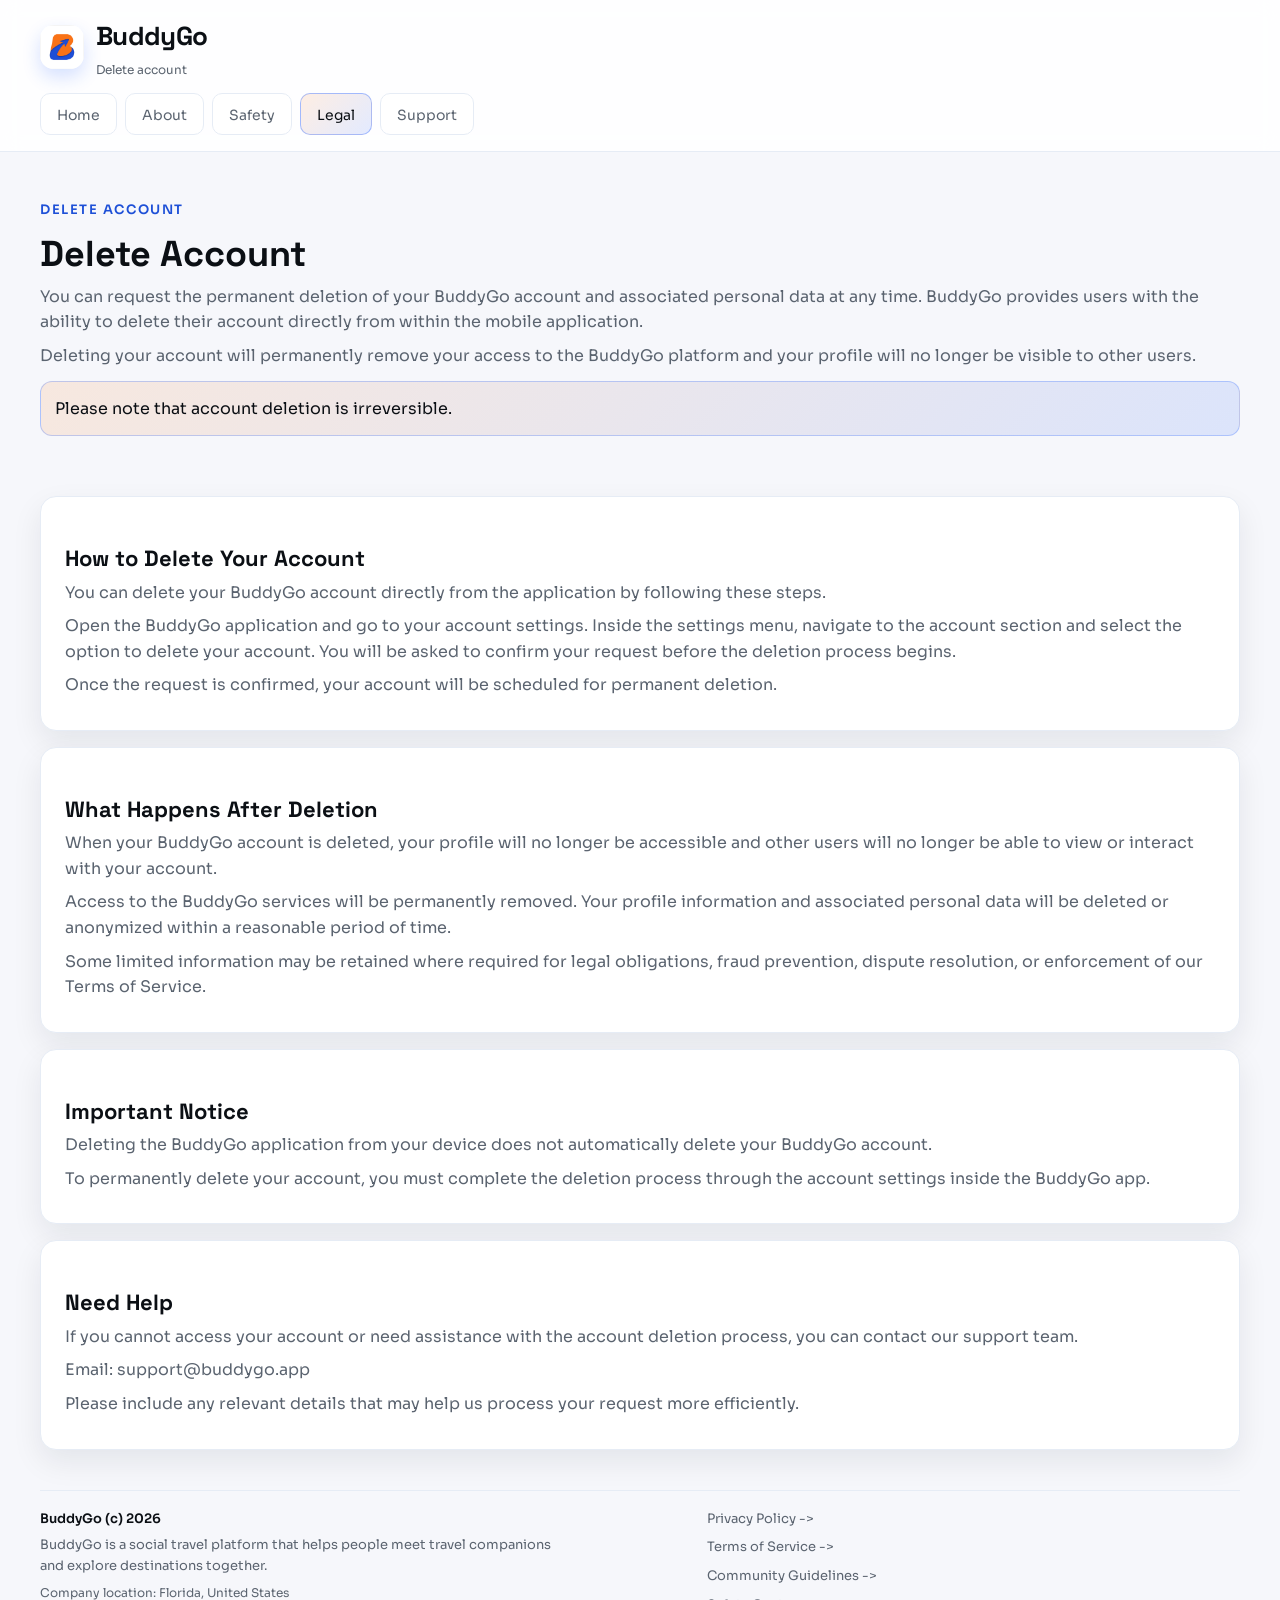
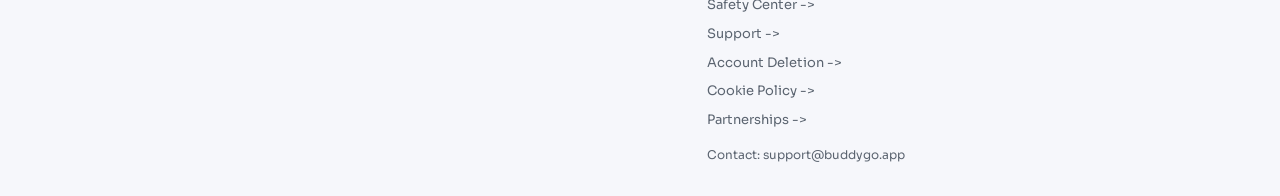
<file: delete-account.html>
﻿<!doctype html>
<html lang="en">
<head>
  <meta charset="utf-8" />
  <meta name="viewport" content="width=device-width, initial-scale=1" />
  <title>Delete Account — BuddyGo</title>
  <link rel="stylesheet" href="style.css" />
</head>
<body>
  <header class="header">
    <div class="container">
      <div class="brand">
        <div class="logo" aria-hidden="true"></div>
        <div>
          <div class="brand-title">BuddyGo</div>
          <div class="note">Delete account</div>
        </div>
      </div>
                        <nav class="nav" aria-label="Navigation">
        <a href="index.html">Home</a>
        <a href="about.html">About</a>
        <details class="nav-dropdown ">
          <summary>Safety</summary>
          <div class="nav-menu">
            <a href="safety.html">Safety Tips</a>
            <a href="safety-center.html">Safety Center</a>
          </div>
        </details>
        <details class="nav-dropdown active">
          <summary>Legal</summary>
          <div class="nav-menu">
            <a href="privacy.html">Privacy Policy</a>
            <a href="terms.html">Terms of Service</a>
            <a href="community-guidelines.html">Community Guidelines</a>
            <a href="cookie-policy.html">Cookie Policy</a>
            <a href="delete-account.html">Account Deletion</a>
          </div>
        </details>
        <a href="support.html">Support</a>
      </nav>
    </div>
  </header>

  <main class="container">
    <section class="hero">
      <div class="kicker">Delete Account</div>
      <h1>Delete Account</h1>
      <p>You can request the permanent deletion of your BuddyGo account and associated personal data at any time. BuddyGo provides users with the ability to delete their account directly from within the mobile application.</p>
      <p>Deleting your account will permanently remove your access to the BuddyGo platform and your profile will no longer be visible to other users.</p>
      <div class="callout">Please note that account deletion is irreversible.</div>
    </section>

    <section class="section">
      <h2>How to Delete Your Account</h2>
      <p>You can delete your BuddyGo account directly from the application by following these steps.</p>
      <p>Open the BuddyGo application and go to your account settings. Inside the settings menu, navigate to the account section and select the option to delete your account. You will be asked to confirm your request before the deletion process begins.</p>
      <p>Once the request is confirmed, your account will be scheduled for permanent deletion.</p>
    </section>

    <section class="section">
      <h2>What Happens After Deletion</h2>
      <p>When your BuddyGo account is deleted, your profile will no longer be accessible and other users will no longer be able to view or interact with your account.</p>
      <p>Access to the BuddyGo services will be permanently removed. Your profile information and associated personal data will be deleted or anonymized within a reasonable period of time.</p>
      <p>Some limited information may be retained where required for legal obligations, fraud prevention, dispute resolution, or enforcement of our Terms of Service.</p>
    </section>

    <section class="section">
      <h2>Important Notice</h2>
      <p>Deleting the BuddyGo application from your device does not automatically delete your BuddyGo account.</p>
      <p>To permanently delete your account, you must complete the deletion process through the account settings inside the BuddyGo app.</p>
    </section>

    <section class="section">
      <h2>Need Help</h2>
      <p>If you cannot access your account or need assistance with the account deletion process, you can contact our support team.</p>
      <p>Email: <a href="mailto:support@buddygo.app">support@buddygo.app</a></p>
      <p>Please include any relevant details that may help us process your request more efficiently.</p>
    </section>

                <footer class="site-footer">
      <div class="footer-grid">
        <div>
          <div class="footer-brand">BuddyGo (c) 2026</div>
          <p class="footer-text">BuddyGo is a social travel platform that helps people meet travel companions and explore destinations together.</p>
          <p class="footer-meta">Company location: Florida, United States</p>
        </div>
        <div class="footer-links">
          <a href="privacy.html">Privacy Policy -></a>
          <a href="terms.html">Terms of Service -></a>
          <a href="community-guidelines.html">Community Guidelines -></a>
          <a href="safety-center.html">Safety Center -></a>
          <a href="support.html">Support -></a>
          <a href="delete-account.html">Account Deletion -></a>
          <a href="cookie-policy.html">Cookie Policy -></a>
          <a href="partnerships.html">Partnerships -></a>
          <div class="footer-contact">Contact: <a href="mailto:support@buddygo.app">support@buddygo.app</a></div>
        </div>
      </div>
    </footer>
  </main>
</body>
</html>
</file>
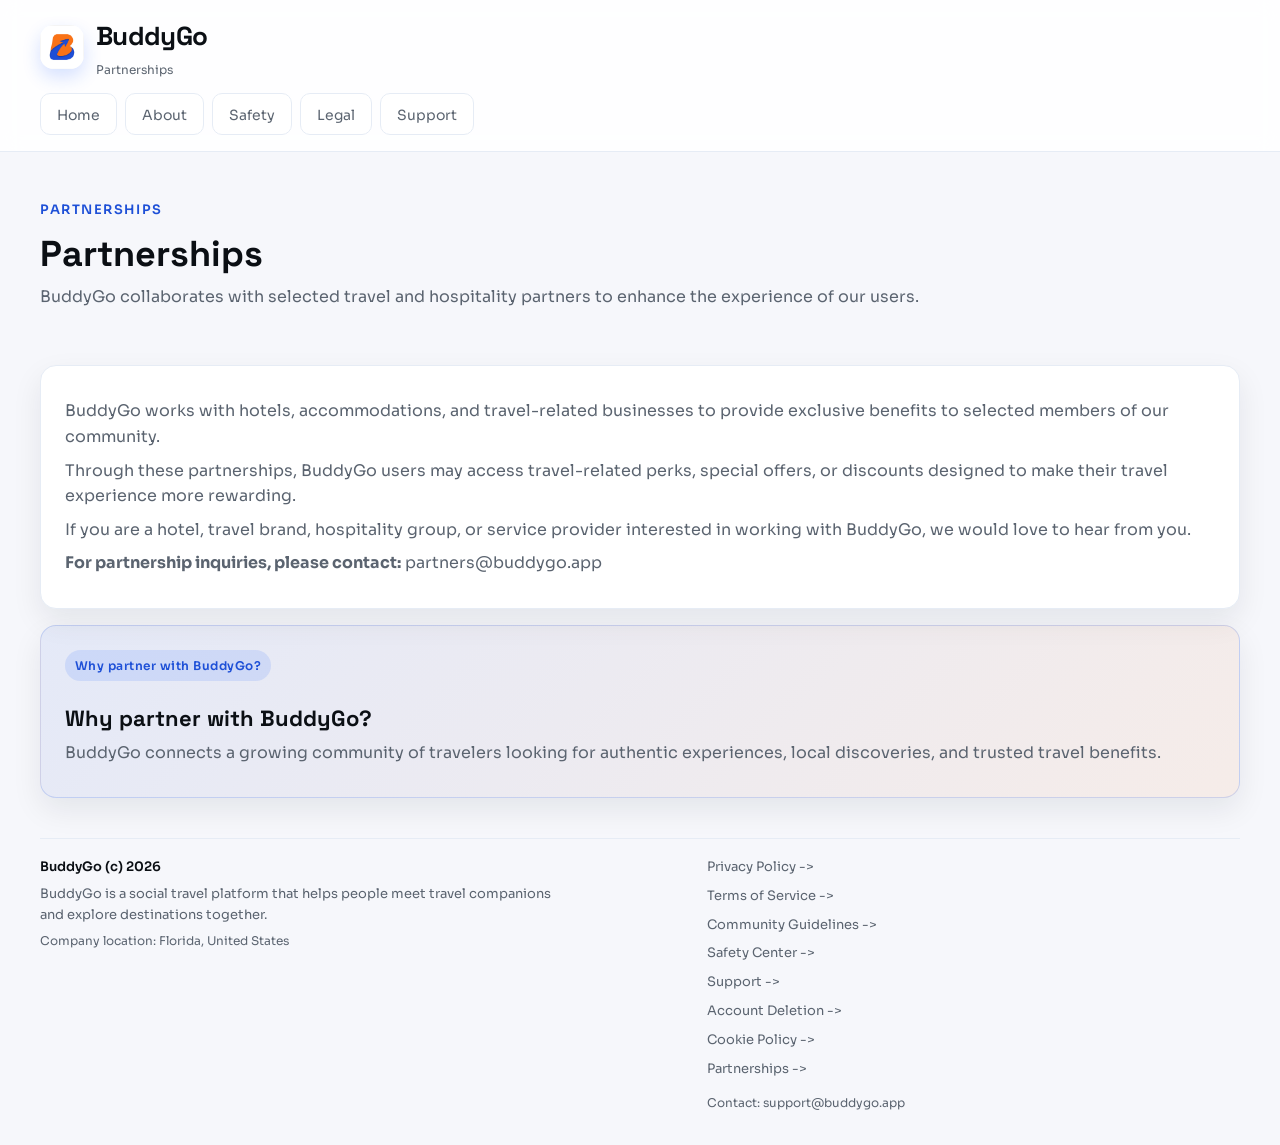
<file: partnerships.html>
﻿<!doctype html>
<html lang="en">
<head>
  <meta charset="utf-8" />
  <meta name="viewport" content="width=device-width, initial-scale=1" />
  <title>Partnerships â€” BuddyGo</title>
  <link rel="stylesheet" href="style.css" />
</head>
<body>
  <header class="header">
    <div class="container">
      <div class="brand">
        <div class="logo" aria-hidden="true"></div>
        <div>
          <div class="brand-title">BuddyGo</div>
          <div class="note">Partnerships</div>
        </div>
      </div>
      <nav class="nav" aria-label="Navigation">
        <a href="index.html">Home</a>
        <a href="about.html">About</a>
        <details class="nav-dropdown">
          <summary>Safety</summary>
          <div class="nav-menu">
            <a href="safety.html">Safety Tips</a>
            <a href="safety-center.html">Safety Center</a>
          </div>
        </details>
        <details class="nav-dropdown">
          <summary>Legal</summary>
          <div class="nav-menu">
            <a href="privacy.html">Privacy Policy</a>
            <a href="terms.html">Terms of Service</a>
            <a href="community-guidelines.html">Community Guidelines</a>
            <a href="cookie-policy.html">Cookie Policy</a>
            <a href="delete-account.html">Account Deletion</a>
          </div>
        </details>
        <a href="support.html">Support</a>
      </nav>
    </div>
  </header>

  <main class="container">
    <section class="hero">
      <div class="kicker">Partnerships</div>
      <h1>Partnerships</h1>
      <p>BuddyGo collaborates with selected travel and hospitality partners to enhance the experience of our users.</p>
    </section>

    <section class="section">
      <p>BuddyGo works with hotels, accommodations, and travel-related businesses to provide exclusive benefits to selected members of our community.</p>
      <p>Through these partnerships, BuddyGo users may access travel-related perks, special offers, or discounts designed to make their travel experience more rewarding.</p>
      <p>If you are a hotel, travel brand, hospitality group, or service provider interested in working with BuddyGo, we would love to hear from you.</p>
      <p><strong>For partnership inquiries, please contact:</strong> <a href="mailto:partners@buddygo.app">partners@buddygo.app</a></p>
    </section>

    <section class="section partnerships-card">
      <span class="badge">Why partner with BuddyGo?</span>
      <h2>Why partner with BuddyGo?</h2>
      <p>BuddyGo connects a growing community of travelers looking for authentic experiences, local discoveries, and trusted travel benefits.</p>
    </section>

        <footer class="site-footer">
      <div class="footer-grid">
        <div>
          <div class="footer-brand">BuddyGo (c) 2026</div>
          <p class="footer-text">BuddyGo is a social travel platform that helps people meet travel companions and explore destinations together.</p>
          <p class="footer-meta">Company location: Florida, United States</p>
        </div>
        <div class="footer-links">
          <a href="privacy.html">Privacy Policy -></a>
          <a href="terms.html">Terms of Service -></a>
          <a href="community-guidelines.html">Community Guidelines -></a>
          <a href="safety-center.html">Safety Center -></a>
          <a href="support.html">Support -></a>
          <a href="delete-account.html">Account Deletion -></a>
          <a href="cookie-policy.html">Cookie Policy -></a>
          <a href="partnerships.html">Partnerships -></a>
          <div class="footer-contact">Contact: <a href="mailto:support@buddygo.app">support@buddygo.app</a></div>
        </div>
      </div>
    </footer>
  </main>
</body>
</html>
</file>
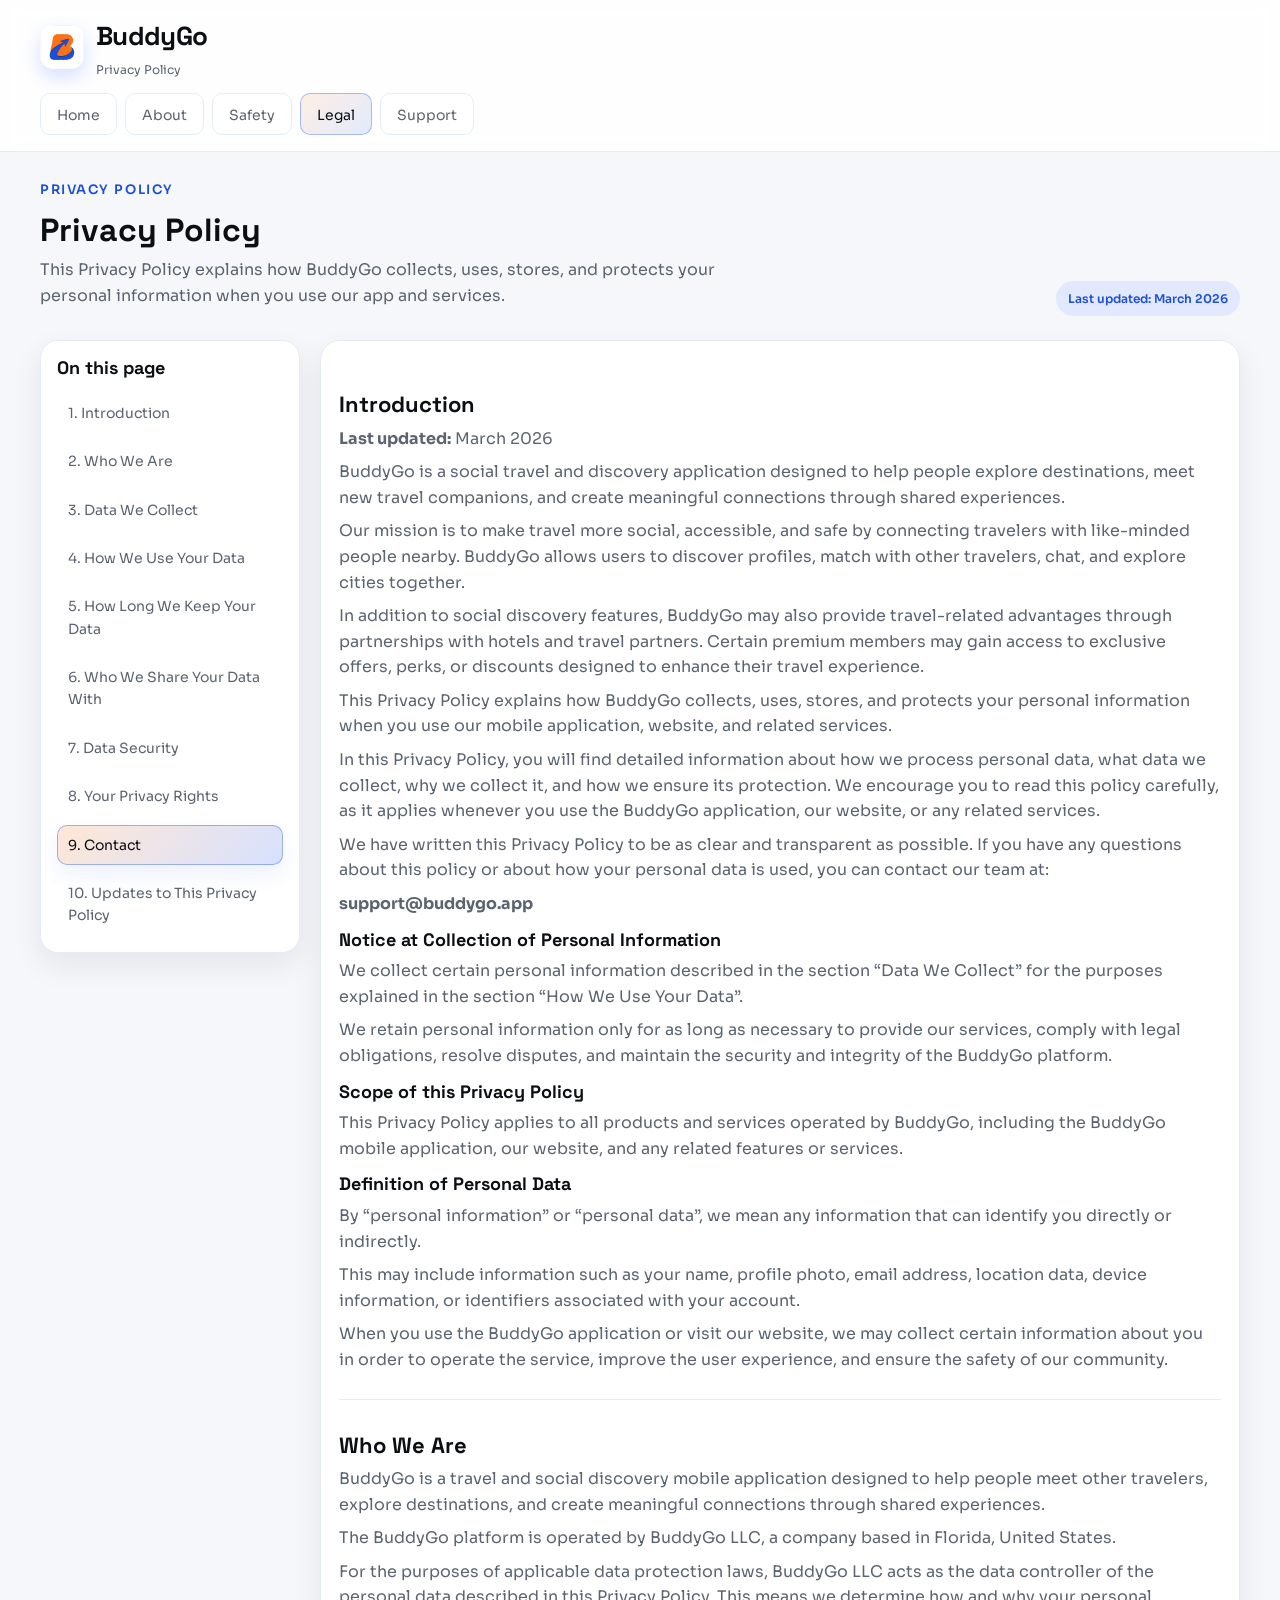
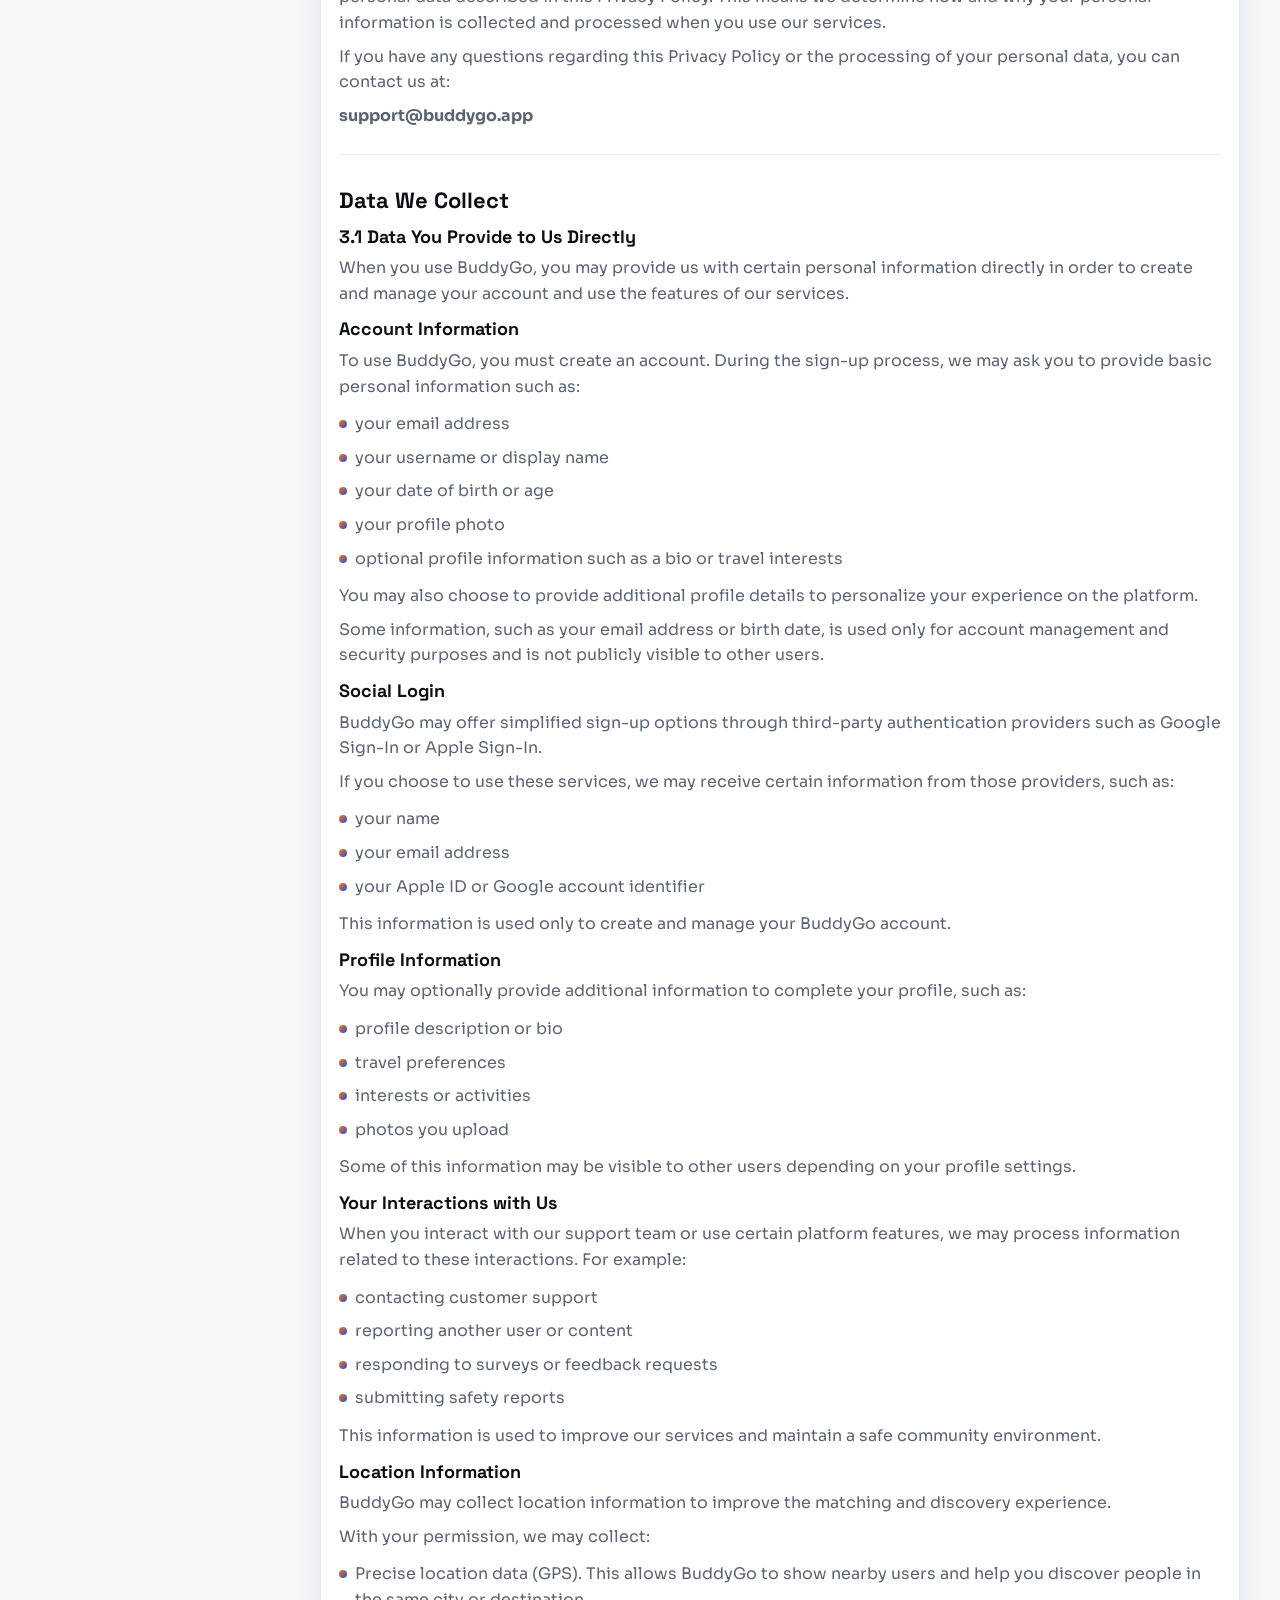
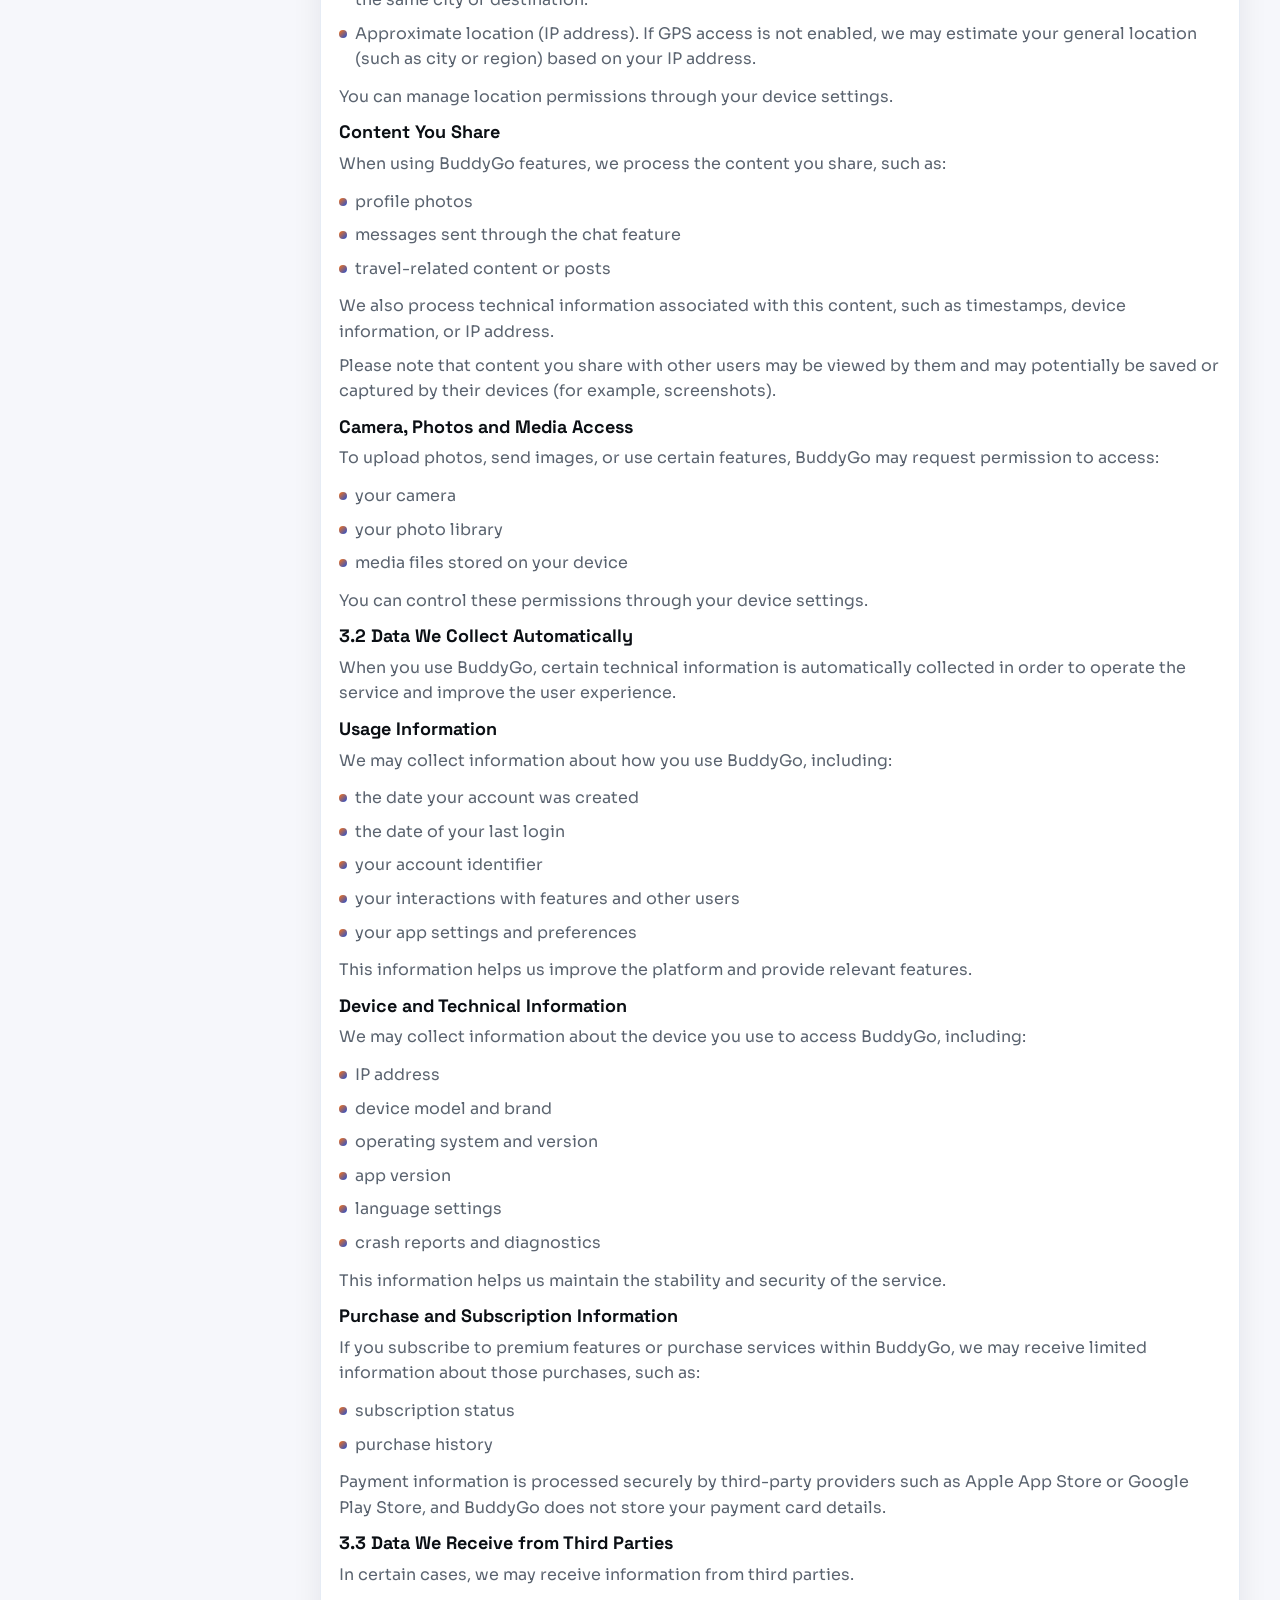
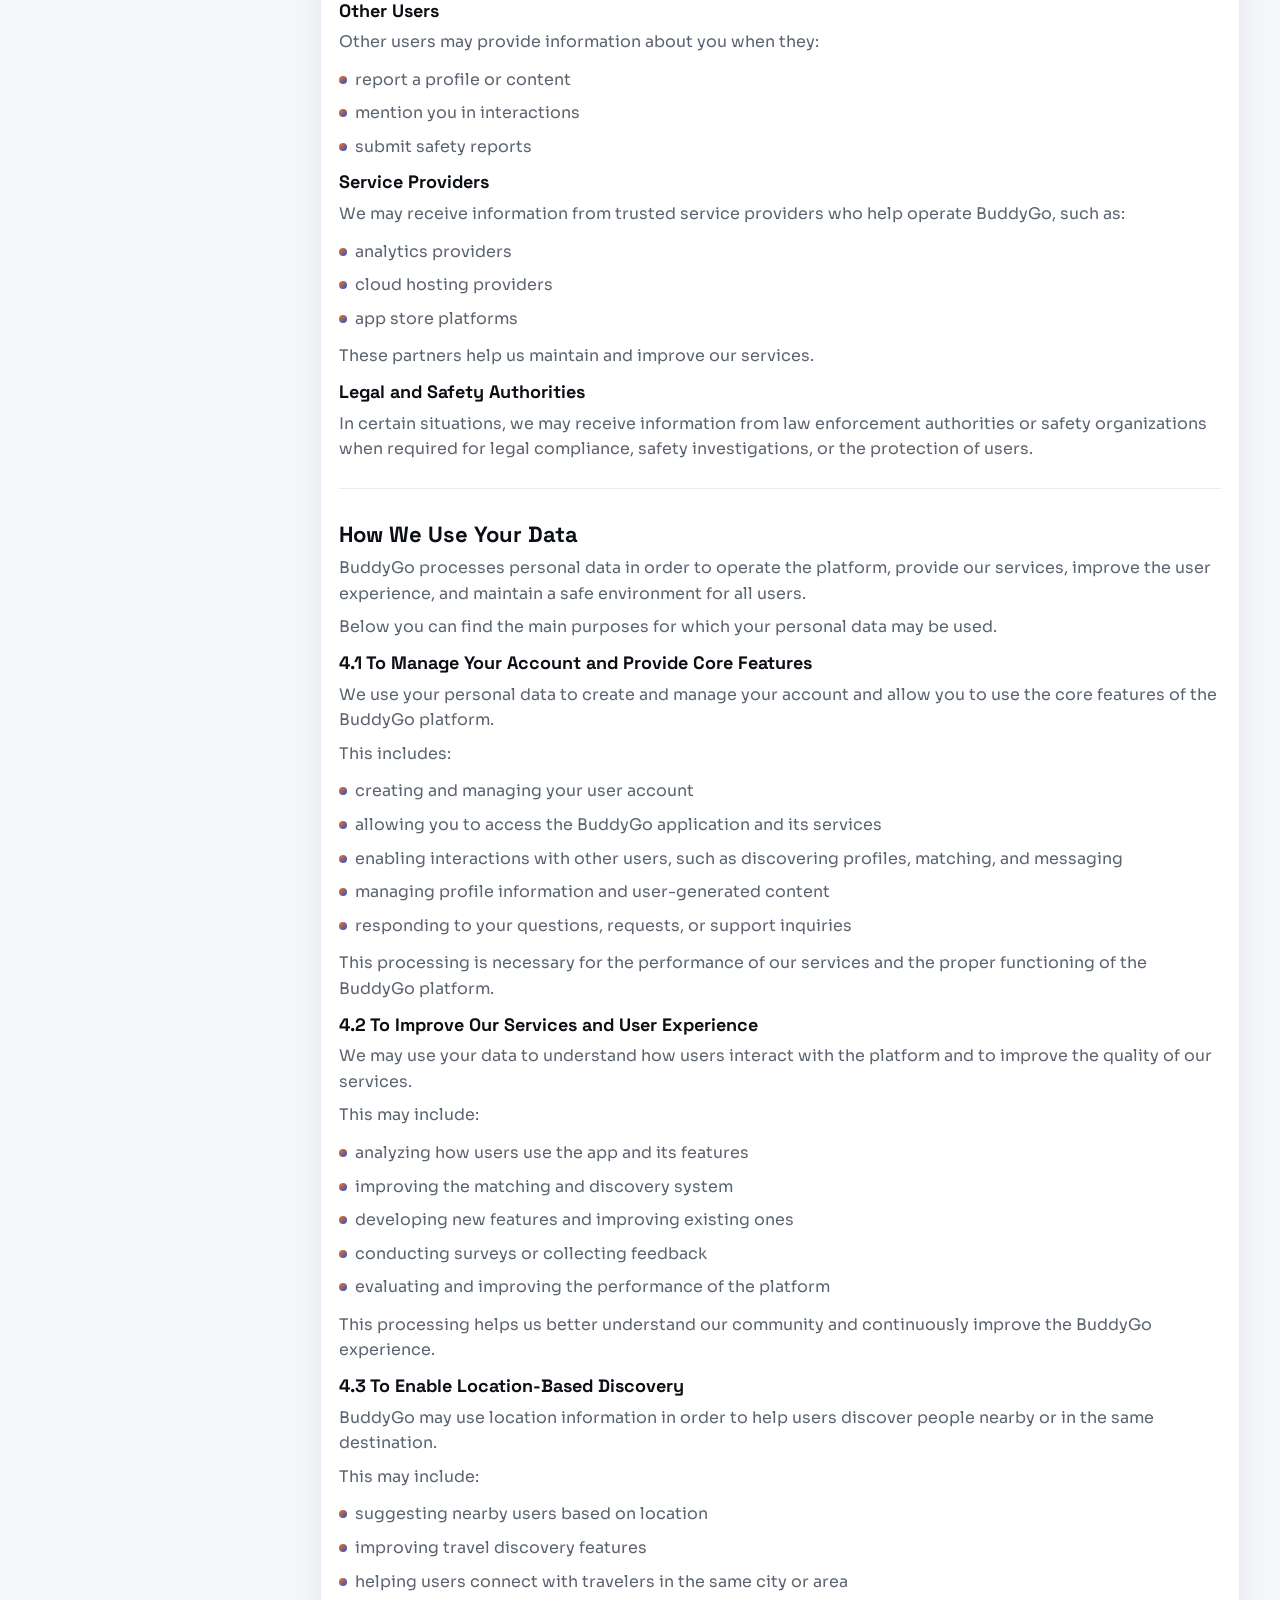
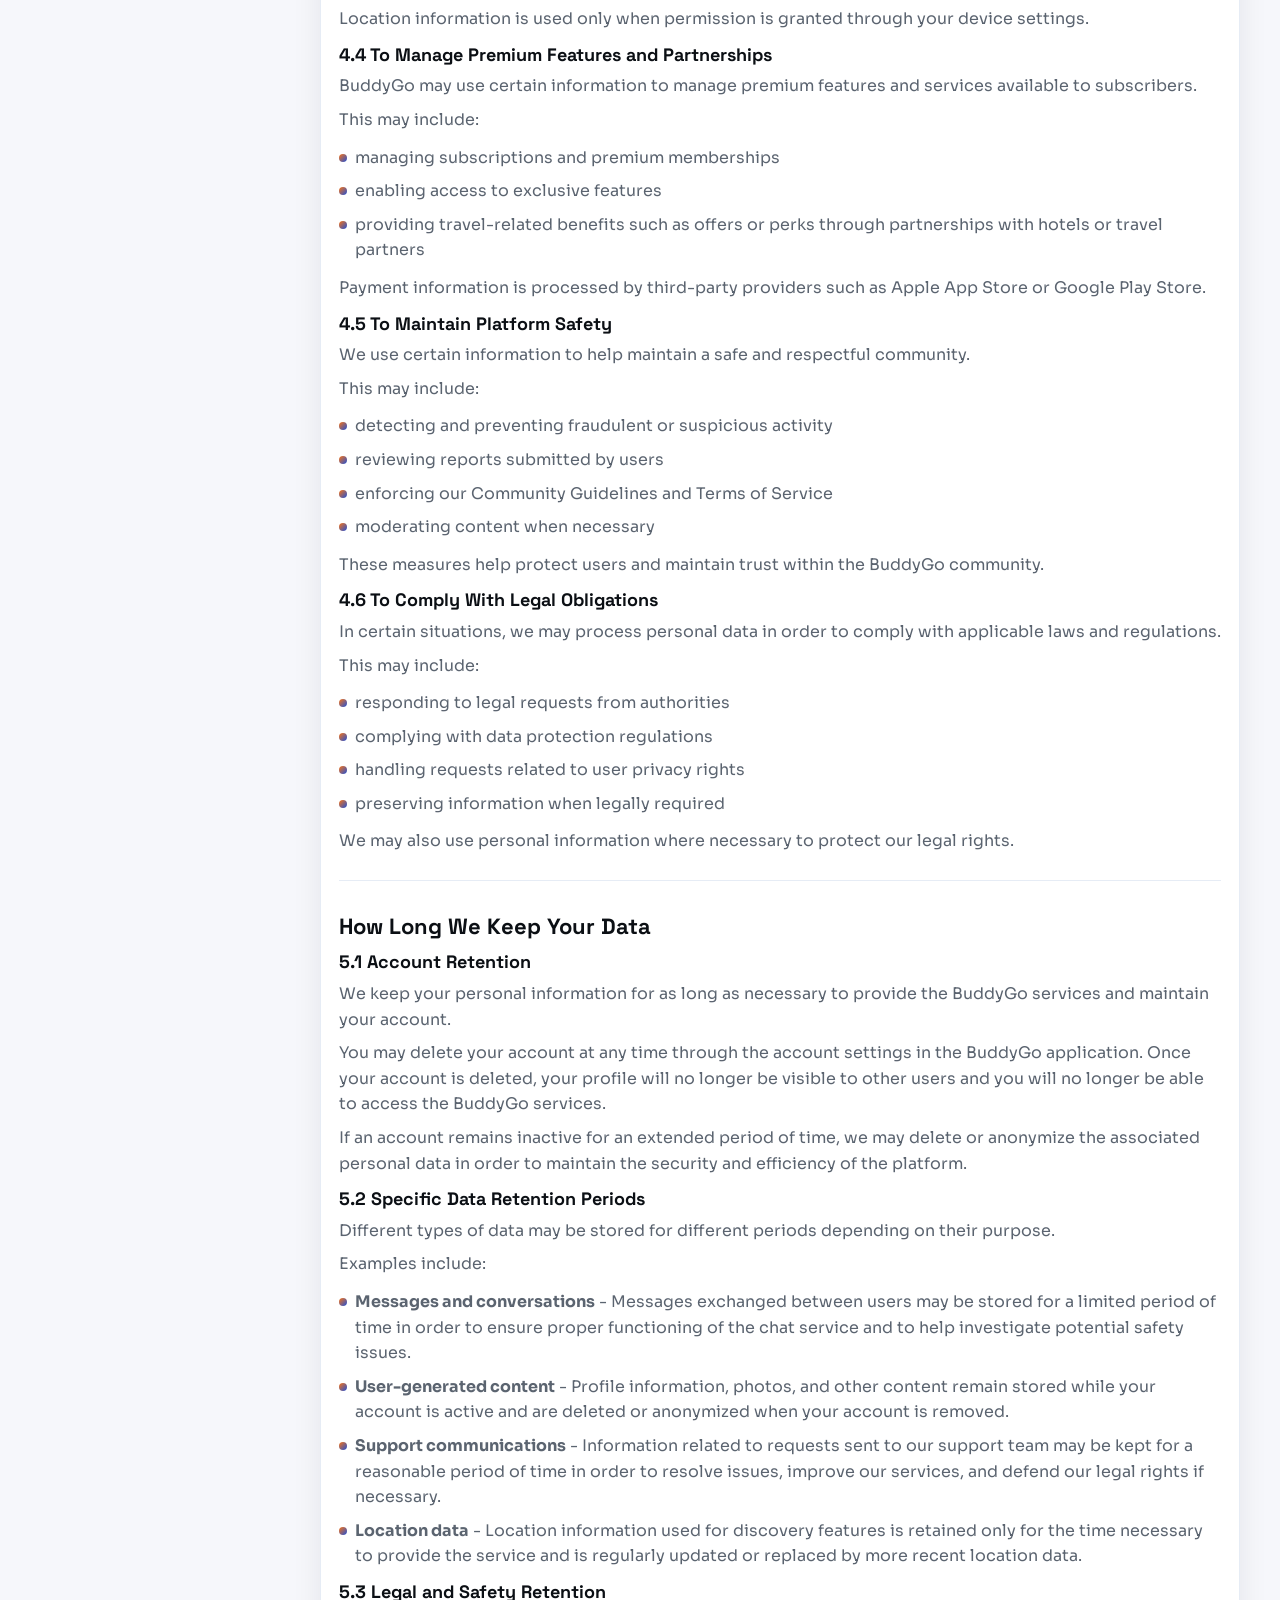
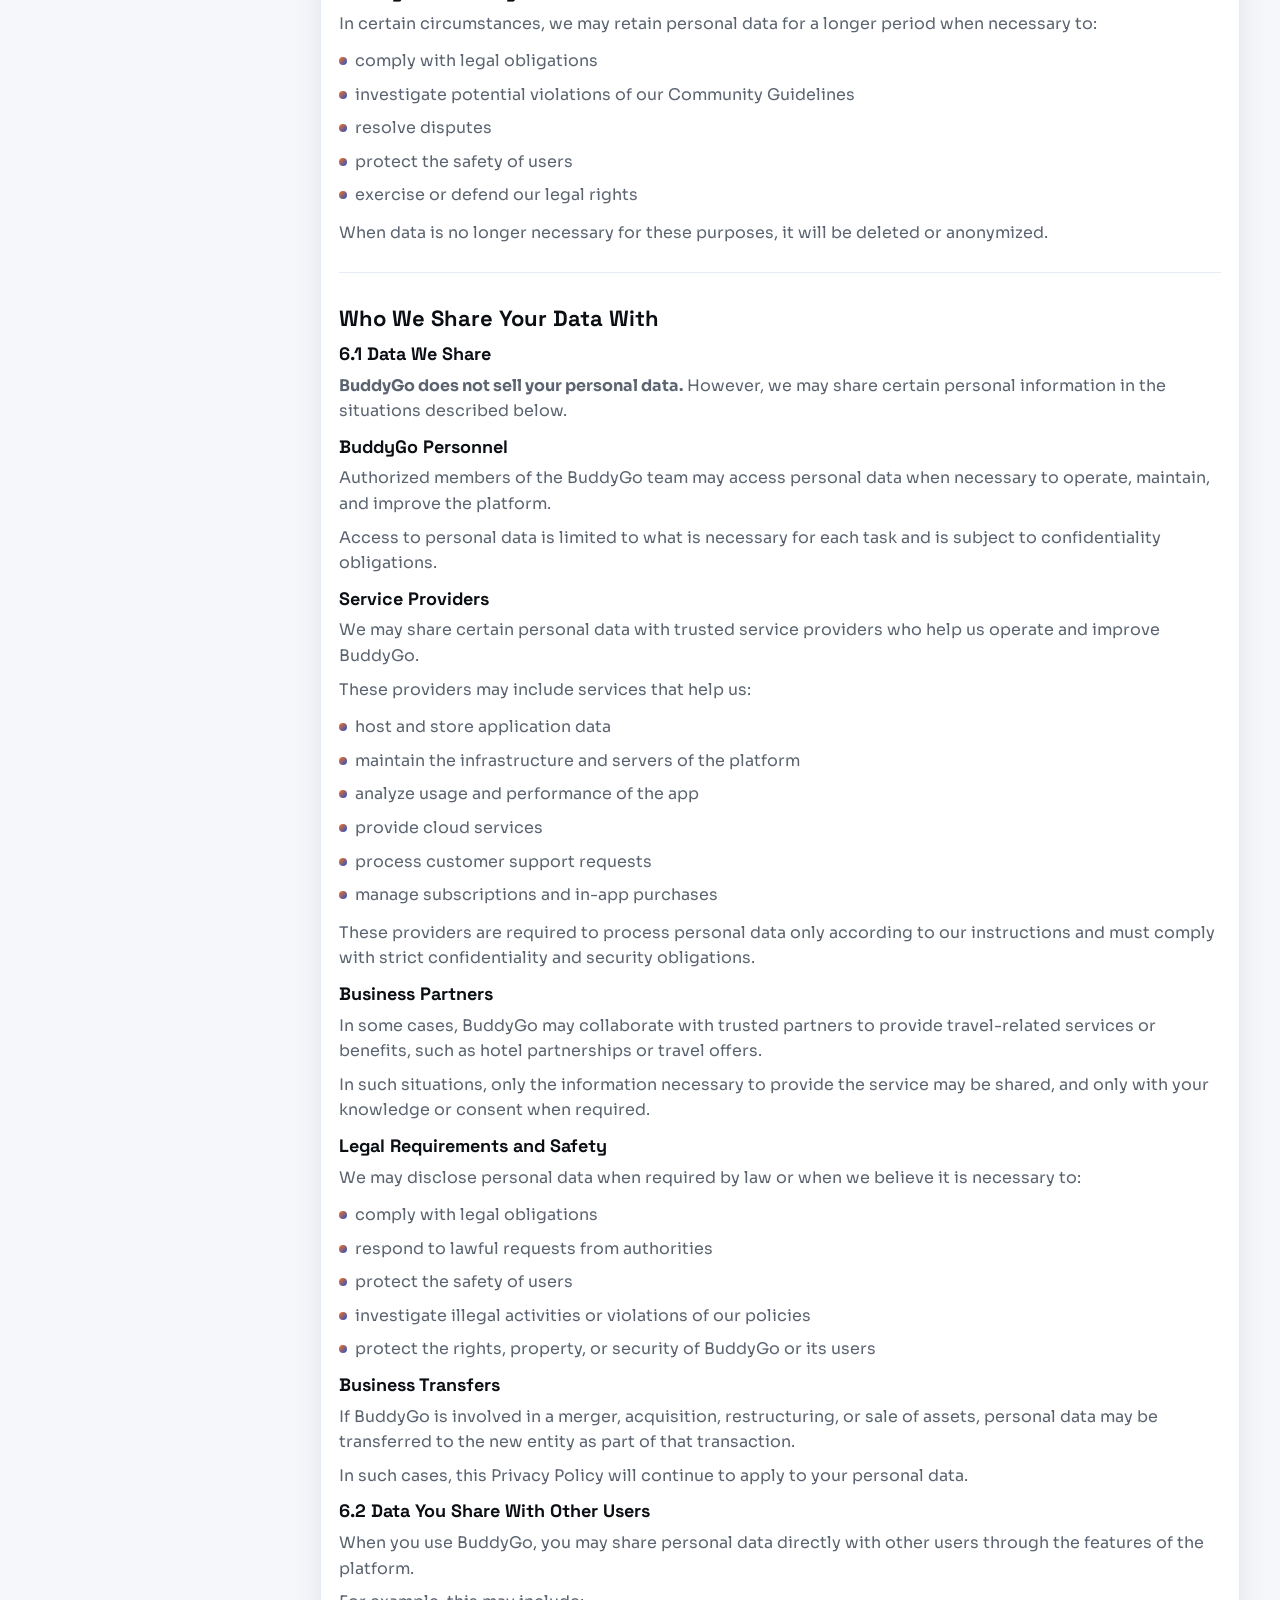
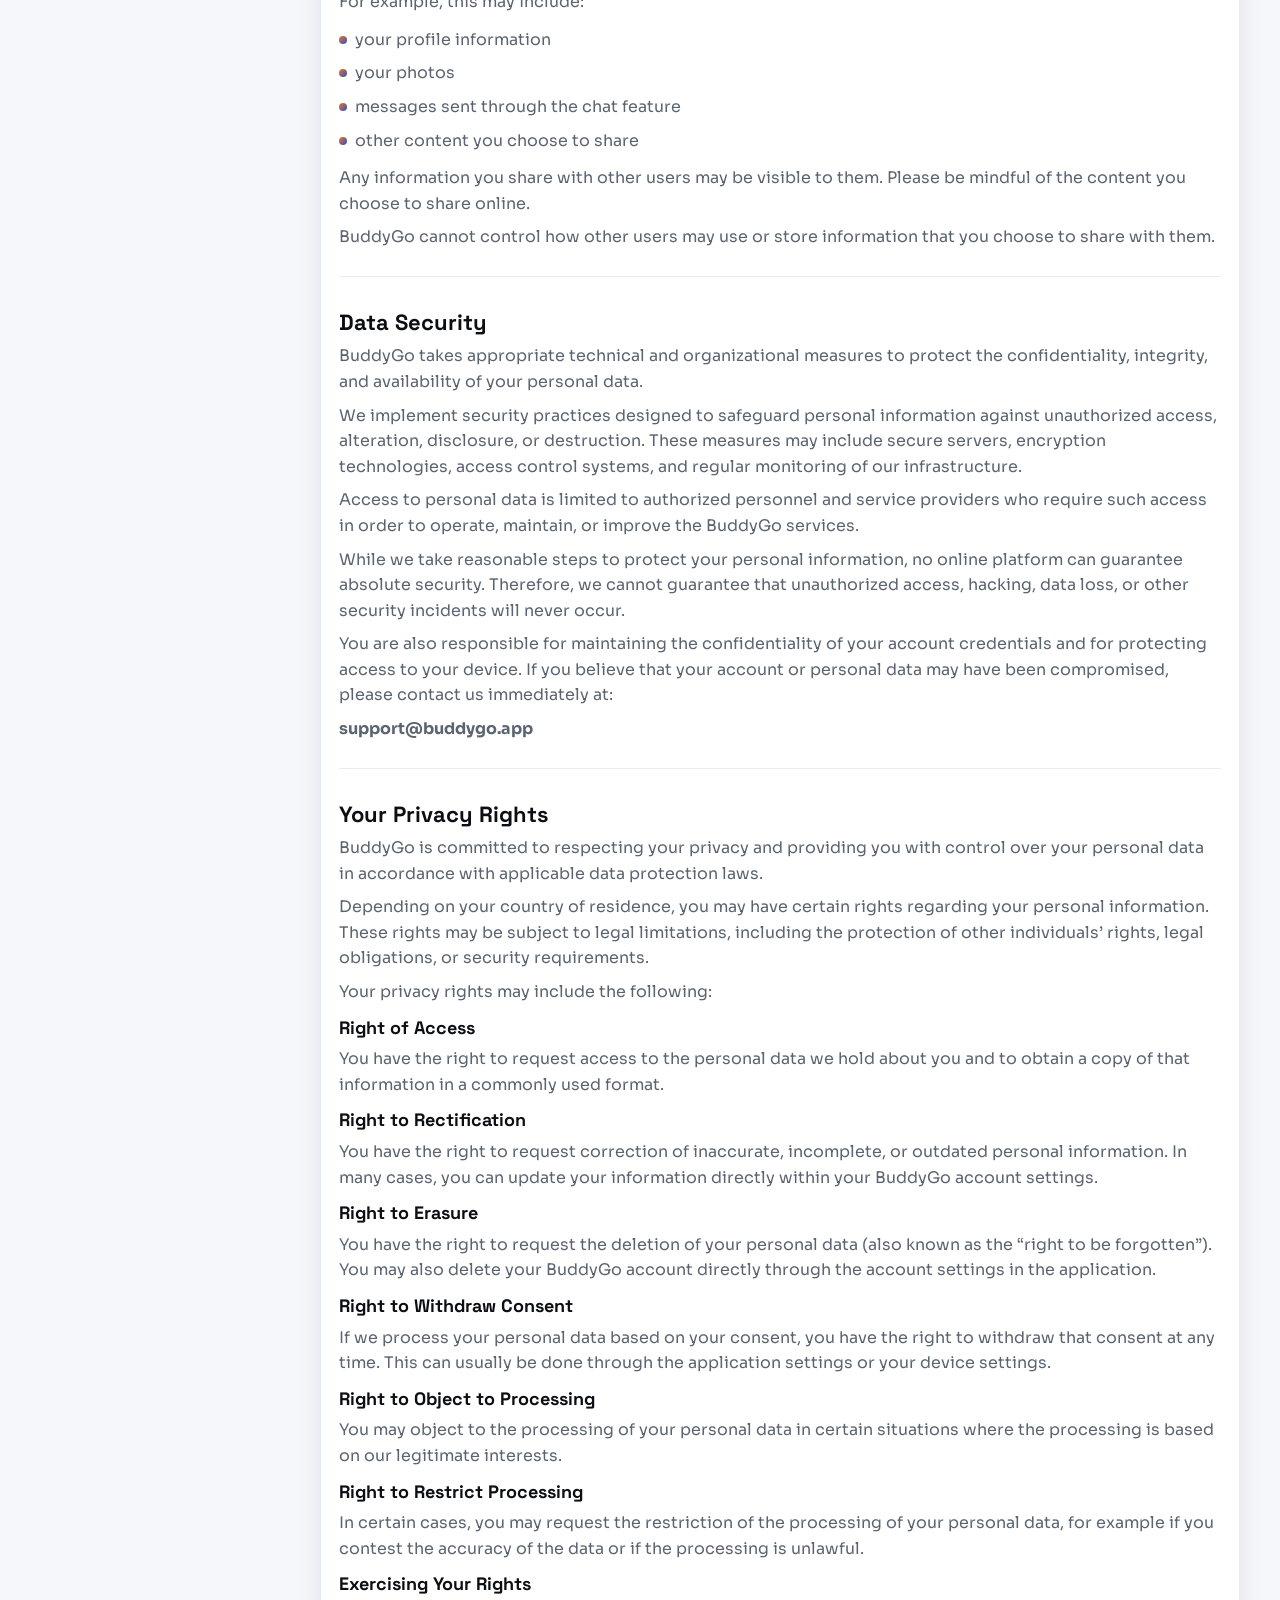
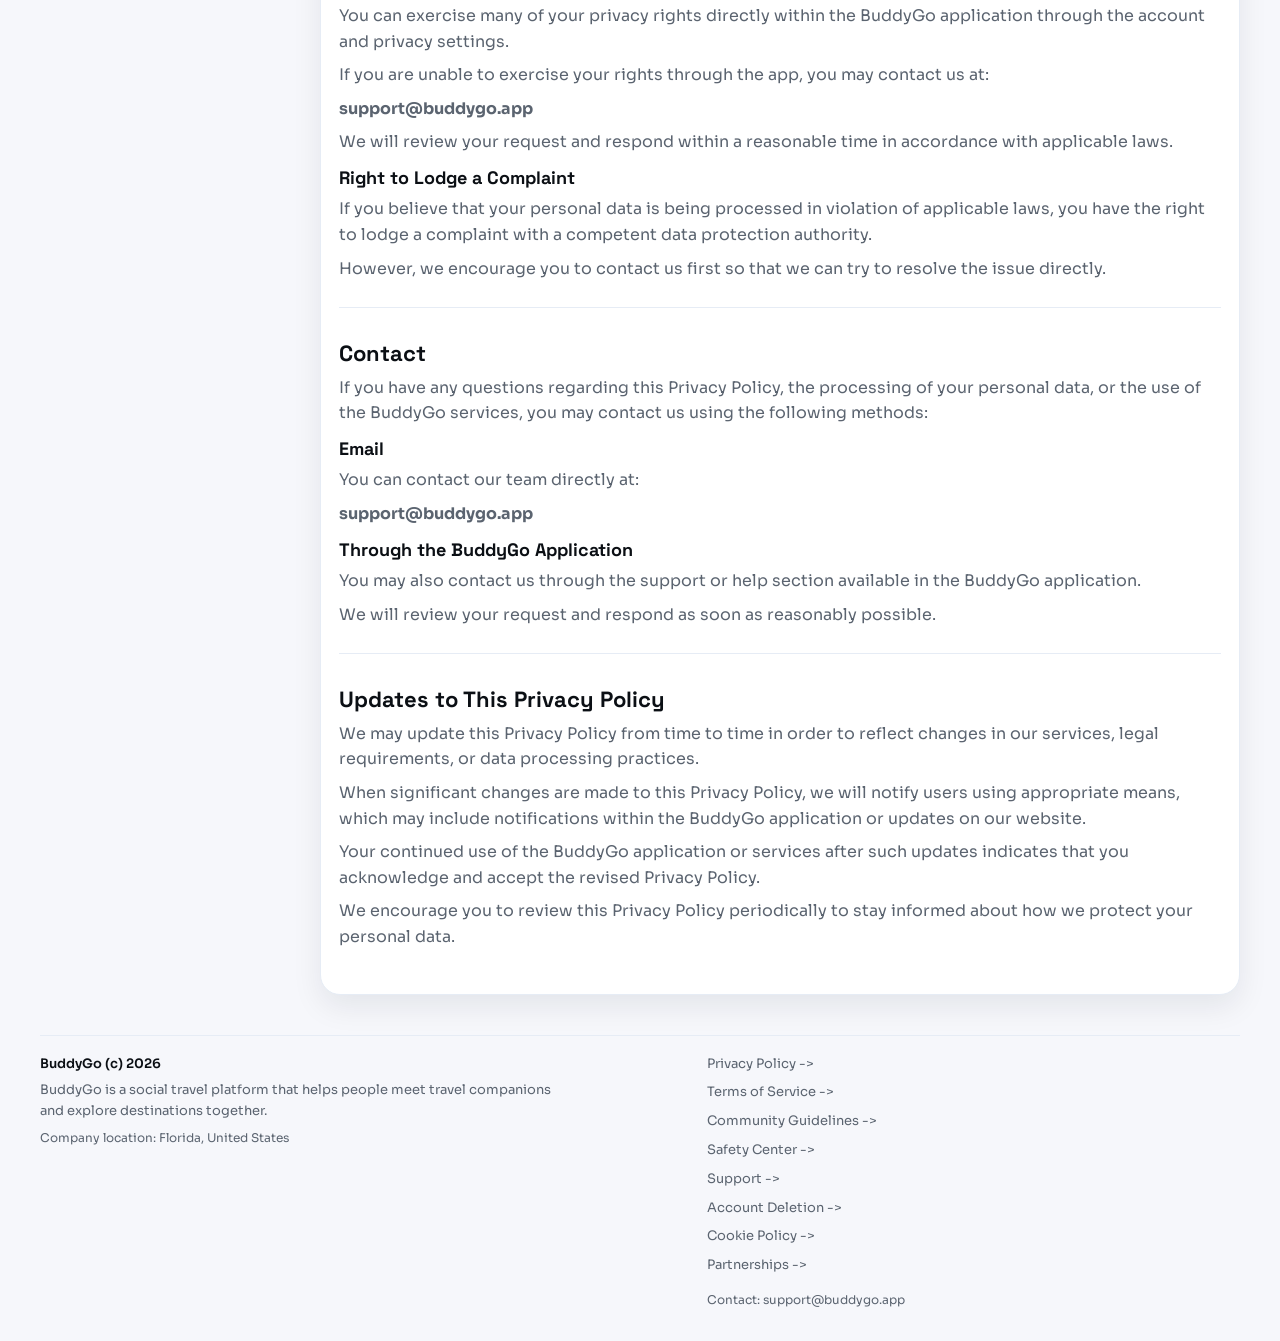
<file: privacy.html>
﻿<!doctype html>
<html lang="en">
<head>
  <meta charset="utf-8" />
  <meta name="viewport" content="width=device-width, initial-scale=1" />
  <title>BuddyGo | Privacy Policy</title>
  <link rel="stylesheet" href="style.css" />
  <script src="toc.js" defer></script>
</head>
<body>
  <header class="header">
    <div class="container">
      <div class="brand">
        <div class="logo" aria-hidden="true"></div>
        <div>
          <div class="brand-title">BuddyGo</div>
          <div class="note">Privacy Policy</div>
        </div>
      </div>
                        <nav class="nav" aria-label="Navigation">
        <a href="index.html">Home</a>
        <a href="about.html">About</a>
        <details class="nav-dropdown ">
          <summary>Safety</summary>
          <div class="nav-menu">
            <a href="safety.html">Safety Tips</a>
            <a href="safety-center.html">Safety Center</a>
          </div>
        </details>
        <details class="nav-dropdown active">
          <summary>Legal</summary>
          <div class="nav-menu">
            <a href="privacy.html">Privacy Policy</a>
            <a href="terms.html">Terms of Service</a>
            <a href="community-guidelines.html">Community Guidelines</a>
            <a href="cookie-policy.html">Cookie Policy</a>
            <a href="delete-account.html">Account Deletion</a>
          </div>
        </details>
        <a href="support.html">Support</a>
      </nav>
    </div>
  </header>

  <main class="container">
    <section class="policy-hero">
      <div>
        <div class="kicker">Privacy Policy</div>
        <h1 class="policy-title">Privacy Policy</h1>
        <p class="policy-intro">This Privacy Policy explains how BuddyGo collects, uses, stores, and protects your personal information when you use our app and services.</p>
      </div>
      <div class="policy-meta">
        <span>Last updated: March 2026</span>
      </div>
    </section>

    <section class="policy-layout">
      <aside class="policy-sidebar" aria-label="Privacy policy table of contents">
        <div class="policy-toc">
          <h3>On this page</h3>
          <a href="#introduction">1. Introduction</a>
          <a href="#who-we-are">2. Who We Are</a>
          <a href="#data-we-collect">3. Data We Collect</a>
          <a href="#how-we-use">4. How We Use Your Data</a>
          <a href="#data-retention">5. How Long We Keep Your Data</a>
          <a href="#data-sharing">6. Who We Share Your Data With</a>
          <a href="#data-security">7. Data Security</a>
          <a href="#privacy-rights">8. Your Privacy Rights</a>
          <a href="#contact">9. Contact</a>
          <a href="#updates">10. Updates to This Privacy Policy</a>
        </div>
      </aside>

      <div class="policy-content">
        <section id="introduction" class="policy-section">
          <h2>Introduction</h2>
          <p><strong>Last updated:</strong> March 2026</p>
          <p>BuddyGo is a social travel and discovery application designed to help people explore destinations, meet new travel companions, and create meaningful connections through shared experiences.</p>
          <p>Our mission is to make travel more social, accessible, and safe by connecting travelers with like-minded people nearby. BuddyGo allows users to discover profiles, match with other travelers, chat, and explore cities together.</p>
          <p>In addition to social discovery features, BuddyGo may also provide travel-related advantages through partnerships with hotels and travel partners. Certain premium members may gain access to exclusive offers, perks, or discounts designed to enhance their travel experience.</p>
          <p>This Privacy Policy explains how BuddyGo collects, uses, stores, and protects your personal information when you use our mobile application, website, and related services.</p>
          <p>In this Privacy Policy, you will find detailed information about how we process personal data, what data we collect, why we collect it, and how we ensure its protection. We encourage you to read this policy carefully, as it applies whenever you use the BuddyGo application, our website, or any related services.</p>
          <p>We have written this Privacy Policy to be as clear and transparent as possible. If you have any questions about this policy or about how your personal data is used, you can contact our team at:</p>
          <p><strong>support@buddygo.app</strong></p>
          <h3>Notice at Collection of Personal Information</h3>
          <p>We collect certain personal information described in the section “Data We Collect” for the purposes explained in the section “How We Use Your Data”.</p>
          <p>We retain personal information only for as long as necessary to provide our services, comply with legal obligations, resolve disputes, and maintain the security and integrity of the BuddyGo platform.</p>
          <h3>Scope of this Privacy Policy</h3>
          <p>This Privacy Policy applies to all products and services operated by BuddyGo, including the BuddyGo mobile application, our website, and any related features or services.</p>
          <h3>Definition of Personal Data</h3>
          <p>By “personal information” or “personal data”, we mean any information that can identify you directly or indirectly.</p>
          <p>This may include information such as your name, profile photo, email address, location data, device information, or identifiers associated with your account.</p>
          <p>When you use the BuddyGo application or visit our website, we may collect certain information about you in order to operate the service, improve the user experience, and ensure the safety of our community.</p>
        </section>

        <section id="who-we-are" class="policy-section">
          <h2>Who We Are</h2>
          <p>BuddyGo is a travel and social discovery mobile application designed to help people meet other travelers, explore destinations, and create meaningful connections through shared experiences.</p>
          <p>The BuddyGo platform is operated by BuddyGo LLC, a company based in Florida, United States.</p>
          <p>For the purposes of applicable data protection laws, BuddyGo LLC acts as the data controller of the personal data described in this Privacy Policy. This means we determine how and why your personal information is collected and processed when you use our services.</p>
          <p>If you have any questions regarding this Privacy Policy or the processing of your personal data, you can contact us at:</p>
          <p><strong>support@buddygo.app</strong></p>
        </section>

        <section id="data-we-collect" class="policy-section">
          <h2>Data We Collect</h2>
          <h3>3.1 Data You Provide to Us Directly</h3>
          <p>When you use BuddyGo, you may provide us with certain personal information directly in order to create and manage your account and use the features of our services.</p>

          <h3>Account Information</h3>
          <p>To use BuddyGo, you must create an account. During the sign-up process, we may ask you to provide basic personal information such as:</p>
          <ul class="list">
            <li>your email address</li>
            <li>your username or display name</li>
            <li>your date of birth or age</li>
            <li>your profile photo</li>
            <li>optional profile information such as a bio or travel interests</li>
          </ul>
          <p>You may also choose to provide additional profile details to personalize your experience on the platform.</p>
          <p>Some information, such as your email address or birth date, is used only for account management and security purposes and is not publicly visible to other users.</p>

          <h3>Social Login</h3>
          <p>BuddyGo may offer simplified sign-up options through third-party authentication providers such as Google Sign-In or Apple Sign-In.</p>
          <p>If you choose to use these services, we may receive certain information from those providers, such as:</p>
          <ul class="list">
            <li>your name</li>
            <li>your email address</li>
            <li>your Apple ID or Google account identifier</li>
          </ul>
          <p>This information is used only to create and manage your BuddyGo account.</p>

          <h3>Profile Information</h3>
          <p>You may optionally provide additional information to complete your profile, such as:</p>
          <ul class="list">
            <li>profile description or bio</li>
            <li>travel preferences</li>
            <li>interests or activities</li>
            <li>photos you upload</li>
          </ul>
          <p>Some of this information may be visible to other users depending on your profile settings.</p>

          <h3>Your Interactions with Us</h3>
          <p>When you interact with our support team or use certain platform features, we may process information related to these interactions. For example:</p>
          <ul class="list">
            <li>contacting customer support</li>
            <li>reporting another user or content</li>
            <li>responding to surveys or feedback requests</li>
            <li>submitting safety reports</li>
          </ul>
          <p>This information is used to improve our services and maintain a safe community environment.</p>

          <h3>Location Information</h3>
          <p>BuddyGo may collect location information to improve the matching and discovery experience.</p>
          <p>With your permission, we may collect:</p>
          <ul class="list">
            <li>Precise location data (GPS). This allows BuddyGo to show nearby users and help you discover people in the same city or destination.</li>
            <li>Approximate location (IP address). If GPS access is not enabled, we may estimate your general location (such as city or region) based on your IP address.</li>
          </ul>
          <p>You can manage location permissions through your device settings.</p>

          <h3>Content You Share</h3>
          <p>When using BuddyGo features, we process the content you share, such as:</p>
          <ul class="list">
            <li>profile photos</li>
            <li>messages sent through the chat feature</li>
            <li>travel-related content or posts</li>
          </ul>
          <p>We also process technical information associated with this content, such as timestamps, device information, or IP address.</p>
          <p>Please note that content you share with other users may be viewed by them and may potentially be saved or captured by their devices (for example, screenshots).</p>

          <h3>Camera, Photos and Media Access</h3>
          <p>To upload photos, send images, or use certain features, BuddyGo may request permission to access:</p>
          <ul class="list">
            <li>your camera</li>
            <li>your photo library</li>
            <li>media files stored on your device</li>
          </ul>
          <p>You can control these permissions through your device settings.</p>

          <h3>3.2 Data We Collect Automatically</h3>
          <p>When you use BuddyGo, certain technical information is automatically collected in order to operate the service and improve the user experience.</p>

          <h3>Usage Information</h3>
          <p>We may collect information about how you use BuddyGo, including:</p>
          <ul class="list">
            <li>the date your account was created</li>
            <li>the date of your last login</li>
            <li>your account identifier</li>
            <li>your interactions with features and other users</li>
            <li>your app settings and preferences</li>
          </ul>
          <p>This information helps us improve the platform and provide relevant features.</p>

          <h3>Device and Technical Information</h3>
          <p>We may collect information about the device you use to access BuddyGo, including:</p>
          <ul class="list">
            <li>IP address</li>
            <li>device model and brand</li>
            <li>operating system and version</li>
            <li>app version</li>
            <li>language settings</li>
            <li>crash reports and diagnostics</li>
          </ul>
          <p>This information helps us maintain the stability and security of the service.</p>

          <h3>Purchase and Subscription Information</h3>
          <p>If you subscribe to premium features or purchase services within BuddyGo, we may receive limited information about those purchases, such as:</p>
          <ul class="list">
            <li>subscription status</li>
            <li>purchase history</li>
          </ul>
          <p>Payment information is processed securely by third-party providers such as Apple App Store or Google Play Store, and BuddyGo does not store your payment card details.</p>

          <h3>3.3 Data We Receive from Third Parties</h3>
          <p>In certain cases, we may receive information from third parties.</p>

          <h3>Other Users</h3>
          <p>Other users may provide information about you when they:</p>
          <ul class="list">
            <li>report a profile or content</li>
            <li>mention you in interactions</li>
            <li>submit safety reports</li>
          </ul>

          <h3>Service Providers</h3>
          <p>We may receive information from trusted service providers who help operate BuddyGo, such as:</p>
          <ul class="list">
            <li>analytics providers</li>
            <li>cloud hosting providers</li>
            <li>app store platforms</li>
          </ul>
          <p>These partners help us maintain and improve our services.</p>

          <h3>Legal and Safety Authorities</h3>
          <p>In certain situations, we may receive information from law enforcement authorities or safety organizations when required for legal compliance, safety investigations, or the protection of users.</p>
        </section>

        <section id="how-we-use" class="policy-section">
          <h2>How We Use Your Data</h2>
          <p>BuddyGo processes personal data in order to operate the platform, provide our services, improve the user experience, and maintain a safe environment for all users.</p>
          <p>Below you can find the main purposes for which your personal data may be used.</p>

          <h3>4.1 To Manage Your Account and Provide Core Features</h3>
          <p>We use your personal data to create and manage your account and allow you to use the core features of the BuddyGo platform.</p>
          <p>This includes:</p>
          <ul class="list">
            <li>creating and managing your user account</li>
            <li>allowing you to access the BuddyGo application and its services</li>
            <li>enabling interactions with other users, such as discovering profiles, matching, and messaging</li>
            <li>managing profile information and user-generated content</li>
            <li>responding to your questions, requests, or support inquiries</li>
          </ul>
          <p>This processing is necessary for the performance of our services and the proper functioning of the BuddyGo platform.</p>

          <h3>4.2 To Improve Our Services and User Experience</h3>
          <p>We may use your data to understand how users interact with the platform and to improve the quality of our services.</p>
          <p>This may include:</p>
          <ul class="list">
            <li>analyzing how users use the app and its features</li>
            <li>improving the matching and discovery system</li>
            <li>developing new features and improving existing ones</li>
            <li>conducting surveys or collecting feedback</li>
            <li>evaluating and improving the performance of the platform</li>
          </ul>
          <p>This processing helps us better understand our community and continuously improve the BuddyGo experience.</p>

          <h3>4.3 To Enable Location-Based Discovery</h3>
          <p>BuddyGo may use location information in order to help users discover people nearby or in the same destination.</p>
          <p>This may include:</p>
          <ul class="list">
            <li>suggesting nearby users based on location</li>
            <li>improving travel discovery features</li>
            <li>helping users connect with travelers in the same city or area</li>
          </ul>
          <p>Location information is used only when permission is granted through your device settings.</p>

          <h3>4.4 To Manage Premium Features and Partnerships</h3>
          <p>BuddyGo may use certain information to manage premium features and services available to subscribers.</p>
          <p>This may include:</p>
          <ul class="list">
            <li>managing subscriptions and premium memberships</li>
            <li>enabling access to exclusive features</li>
            <li>providing travel-related benefits such as offers or perks through partnerships with hotels or travel partners</li>
          </ul>
          <p>Payment information is processed by third-party providers such as Apple App Store or Google Play Store.</p>

          <h3>4.5 To Maintain Platform Safety</h3>
          <p>We use certain information to help maintain a safe and respectful community.</p>
          <p>This may include:</p>
          <ul class="list">
            <li>detecting and preventing fraudulent or suspicious activity</li>
            <li>reviewing reports submitted by users</li>
            <li>enforcing our Community Guidelines and Terms of Service</li>
            <li>moderating content when necessary</li>
          </ul>
          <p>These measures help protect users and maintain trust within the BuddyGo community.</p>

          <h3>4.6 To Comply With Legal Obligations</h3>
          <p>In certain situations, we may process personal data in order to comply with applicable laws and regulations.</p>
          <p>This may include:</p>
          <ul class="list">
            <li>responding to legal requests from authorities</li>
            <li>complying with data protection regulations</li>
            <li>handling requests related to user privacy rights</li>
            <li>preserving information when legally required</li>
          </ul>
          <p>We may also use personal information where necessary to protect our legal rights.</p>
        </section>

        <section id="data-retention" class="policy-section">
          <h2>How Long We Keep Your Data</h2>
          <h3>5.1 Account Retention</h3>
          <p>We keep your personal information for as long as necessary to provide the BuddyGo services and maintain your account.</p>
          <p>You may delete your account at any time through the account settings in the BuddyGo application. Once your account is deleted, your profile will no longer be visible to other users and you will no longer be able to access the BuddyGo services.</p>
          <p>If an account remains inactive for an extended period of time, we may delete or anonymize the associated personal data in order to maintain the security and efficiency of the platform.</p>

          <h3>5.2 Specific Data Retention Periods</h3>
          <p>Different types of data may be stored for different periods depending on their purpose.</p>
          <p>Examples include:</p>
          <ul class="list">
            <li><strong>Messages and conversations</strong> - Messages exchanged between users may be stored for a limited period of time in order to ensure proper functioning of the chat service and to help investigate potential safety issues.</li>
            <li><strong>User-generated content</strong> - Profile information, photos, and other content remain stored while your account is active and are deleted or anonymized when your account is removed.</li>
            <li><strong>Support communications</strong> - Information related to requests sent to our support team may be kept for a reasonable period of time in order to resolve issues, improve our services, and defend our legal rights if necessary.</li>
            <li><strong>Location data</strong> - Location information used for discovery features is retained only for the time necessary to provide the service and is regularly updated or replaced by more recent location data.</li>
          </ul>

          <h3>5.3 Legal and Safety Retention</h3>
          <p>In certain circumstances, we may retain personal data for a longer period when necessary to:</p>
          <ul class="list">
            <li>comply with legal obligations</li>
            <li>investigate potential violations of our Community Guidelines</li>
            <li>resolve disputes</li>
            <li>protect the safety of users</li>
            <li>exercise or defend our legal rights</li>
          </ul>
          <p>When data is no longer necessary for these purposes, it will be deleted or anonymized.</p>
        </section>

        <section id="data-sharing" class="policy-section">
          <h2>Who We Share Your Data With</h2>
          <h3>6.1 Data We Share</h3>
          <p><strong>BuddyGo does not sell your personal data.</strong> However, we may share certain personal information in the situations described below.</p>

          <h3>BuddyGo Personnel</h3>
          <p>Authorized members of the BuddyGo team may access personal data when necessary to operate, maintain, and improve the platform.</p>
          <p>Access to personal data is limited to what is necessary for each task and is subject to confidentiality obligations.</p>

          <h3>Service Providers</h3>
          <p>We may share certain personal data with trusted service providers who help us operate and improve BuddyGo.</p>
          <p>These providers may include services that help us:</p>
          <ul class="list">
            <li>host and store application data</li>
            <li>maintain the infrastructure and servers of the platform</li>
            <li>analyze usage and performance of the app</li>
            <li>provide cloud services</li>
            <li>process customer support requests</li>
            <li>manage subscriptions and in-app purchases</li>
          </ul>
          <p>These providers are required to process personal data only according to our instructions and must comply with strict confidentiality and security obligations.</p>

          <h3>Business Partners</h3>
          <p>In some cases, BuddyGo may collaborate with trusted partners to provide travel-related services or benefits, such as hotel partnerships or travel offers.</p>
          <p>In such situations, only the information necessary to provide the service may be shared, and only with your knowledge or consent when required.</p>

          <h3>Legal Requirements and Safety</h3>
          <p>We may disclose personal data when required by law or when we believe it is necessary to:</p>
          <ul class="list">
            <li>comply with legal obligations</li>
            <li>respond to lawful requests from authorities</li>
            <li>protect the safety of users</li>
            <li>investigate illegal activities or violations of our policies</li>
            <li>protect the rights, property, or security of BuddyGo or its users</li>
          </ul>

          <h3>Business Transfers</h3>
          <p>If BuddyGo is involved in a merger, acquisition, restructuring, or sale of assets, personal data may be transferred to the new entity as part of that transaction.</p>
          <p>In such cases, this Privacy Policy will continue to apply to your personal data.</p>

          <h3>6.2 Data You Share With Other Users</h3>
          <p>When you use BuddyGo, you may share personal data directly with other users through the features of the platform.</p>
          <p>For example, this may include:</p>
          <ul class="list">
            <li>your profile information</li>
            <li>your photos</li>
            <li>messages sent through the chat feature</li>
            <li>other content you choose to share</li>
          </ul>
          <p>Any information you share with other users may be visible to them. Please be mindful of the content you choose to share online.</p>
          <p>BuddyGo cannot control how other users may use or store information that you choose to share with them.</p>
        </section>

        <section id="data-security" class="policy-section">
          <h2>Data Security</h2>
          <p>BuddyGo takes appropriate technical and organizational measures to protect the confidentiality, integrity, and availability of your personal data.</p>
          <p>We implement security practices designed to safeguard personal information against unauthorized access, alteration, disclosure, or destruction. These measures may include secure servers, encryption technologies, access control systems, and regular monitoring of our infrastructure.</p>
          <p>Access to personal data is limited to authorized personnel and service providers who require such access in order to operate, maintain, or improve the BuddyGo services.</p>
          <p>While we take reasonable steps to protect your personal information, no online platform can guarantee absolute security. Therefore, we cannot guarantee that unauthorized access, hacking, data loss, or other security incidents will never occur.</p>
          <p>You are also responsible for maintaining the confidentiality of your account credentials and for protecting access to your device. If you believe that your account or personal data may have been compromised, please contact us immediately at:</p>
          <p><strong>support@buddygo.app</strong></p>
        </section>

        <section id="privacy-rights" class="policy-section">
          <h2>Your Privacy Rights</h2>
          <p>BuddyGo is committed to respecting your privacy and providing you with control over your personal data in accordance with applicable data protection laws.</p>
          <p>Depending on your country of residence, you may have certain rights regarding your personal information. These rights may be subject to legal limitations, including the protection of other individuals’ rights, legal obligations, or security requirements.</p>
          <p>Your privacy rights may include the following:</p>

          <h3>Right of Access</h3>
          <p>You have the right to request access to the personal data we hold about you and to obtain a copy of that information in a commonly used format.</p>

          <h3>Right to Rectification</h3>
          <p>You have the right to request correction of inaccurate, incomplete, or outdated personal information. In many cases, you can update your information directly within your BuddyGo account settings.</p>

          <h3>Right to Erasure</h3>
          <p>You have the right to request the deletion of your personal data (also known as the “right to be forgotten”). You may also delete your BuddyGo account directly through the account settings in the application.</p>

          <h3>Right to Withdraw Consent</h3>
          <p>If we process your personal data based on your consent, you have the right to withdraw that consent at any time. This can usually be done through the application settings or your device settings.</p>

          <h3>Right to Object to Processing</h3>
          <p>You may object to the processing of your personal data in certain situations where the processing is based on our legitimate interests.</p>

          <h3>Right to Restrict Processing</h3>
          <p>In certain cases, you may request the restriction of the processing of your personal data, for example if you contest the accuracy of the data or if the processing is unlawful.</p>

          <h3>Exercising Your Rights</h3>
          <p>You can exercise many of your privacy rights directly within the BuddyGo application through the account and privacy settings.</p>
          <p>If you are unable to exercise your rights through the app, you may contact us at:</p>
          <p><strong>support@buddygo.app</strong></p>
          <p>We will review your request and respond within a reasonable time in accordance with applicable laws.</p>

          <h3>Right to Lodge a Complaint</h3>
          <p>If you believe that your personal data is being processed in violation of applicable laws, you have the right to lodge a complaint with a competent data protection authority.</p>
          <p>However, we encourage you to contact us first so that we can try to resolve the issue directly.</p>
        </section>

        <section id="contact" class="policy-section">
          <h2>Contact</h2>
          <p>If you have any questions regarding this Privacy Policy, the processing of your personal data, or the use of the BuddyGo services, you may contact us using the following methods:</p>

          <h3>Email</h3>
          <p>You can contact our team directly at:</p>
          <p><strong>support@buddygo.app</strong></p>

          <h3>Through the BuddyGo Application</h3>
          <p>You may also contact us through the support or help section available in the BuddyGo application.</p>
          <p>We will review your request and respond as soon as reasonably possible.</p>
        </section>

        <section id="updates" class="policy-section">
          <h2>Updates to This Privacy Policy</h2>
          <p>We may update this Privacy Policy from time to time in order to reflect changes in our services, legal requirements, or data processing practices.</p>
          <p>When significant changes are made to this Privacy Policy, we will notify users using appropriate means, which may include notifications within the BuddyGo application or updates on our website.</p>
          <p>Your continued use of the BuddyGo application or services after such updates indicates that you acknowledge and accept the revised Privacy Policy.</p>
          <p>We encourage you to review this Privacy Policy periodically to stay informed about how we protect your personal data.</p>
        </section>
      </div>
    </section>

                <footer class="site-footer">
      <div class="footer-grid">
        <div>
          <div class="footer-brand">BuddyGo (c) 2026</div>
          <p class="footer-text">BuddyGo is a social travel platform that helps people meet travel companions and explore destinations together.</p>
          <p class="footer-meta">Company location: Florida, United States</p>
        </div>
        <div class="footer-links">
          <a href="privacy.html">Privacy Policy -></a>
          <a href="terms.html">Terms of Service -></a>
          <a href="community-guidelines.html">Community Guidelines -></a>
          <a href="safety-center.html">Safety Center -></a>
          <a href="support.html">Support -></a>
          <a href="delete-account.html">Account Deletion -></a>
          <a href="cookie-policy.html">Cookie Policy -></a>
          <a href="partnerships.html">Partnerships -></a>
          <div class="footer-contact">Contact: <a href="mailto:support@buddygo.app">support@buddygo.app</a></div>
        </div>
      </div>
    </footer>
  </main>
</body>
</html>
</file>
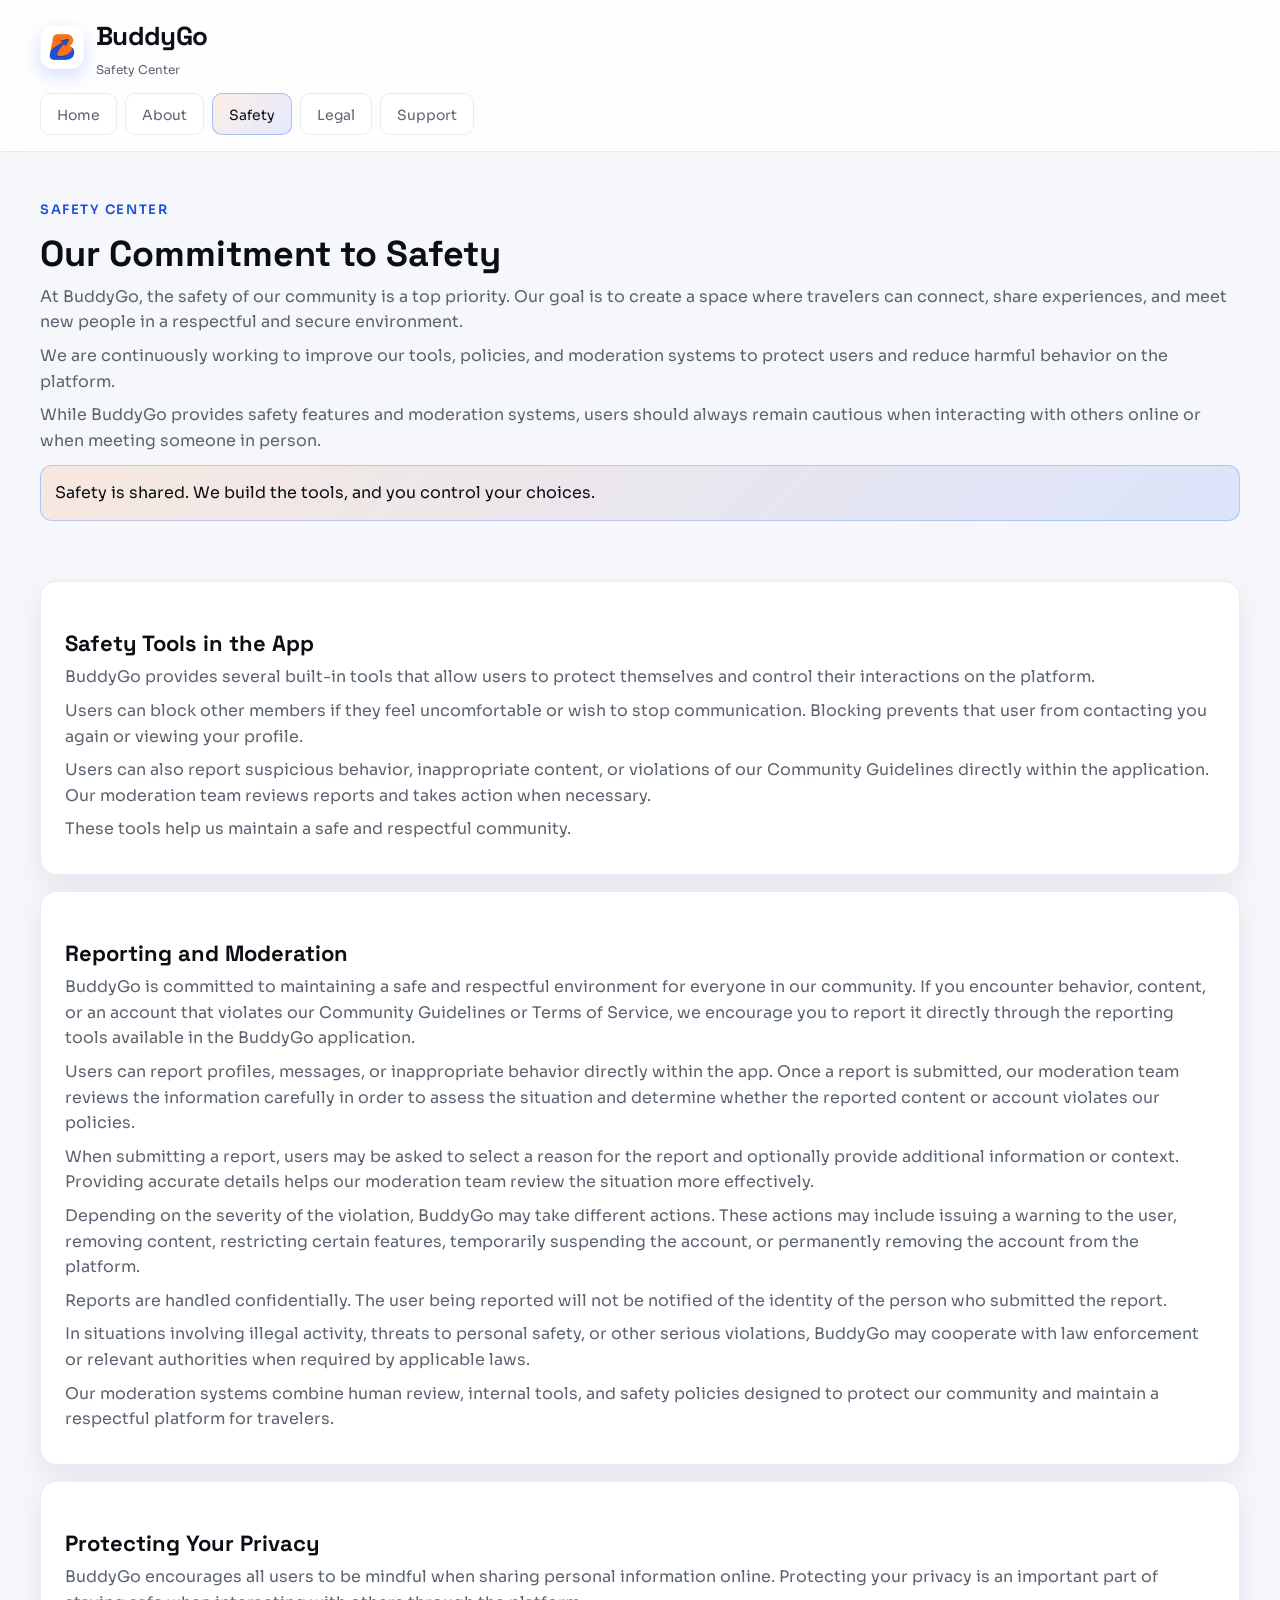
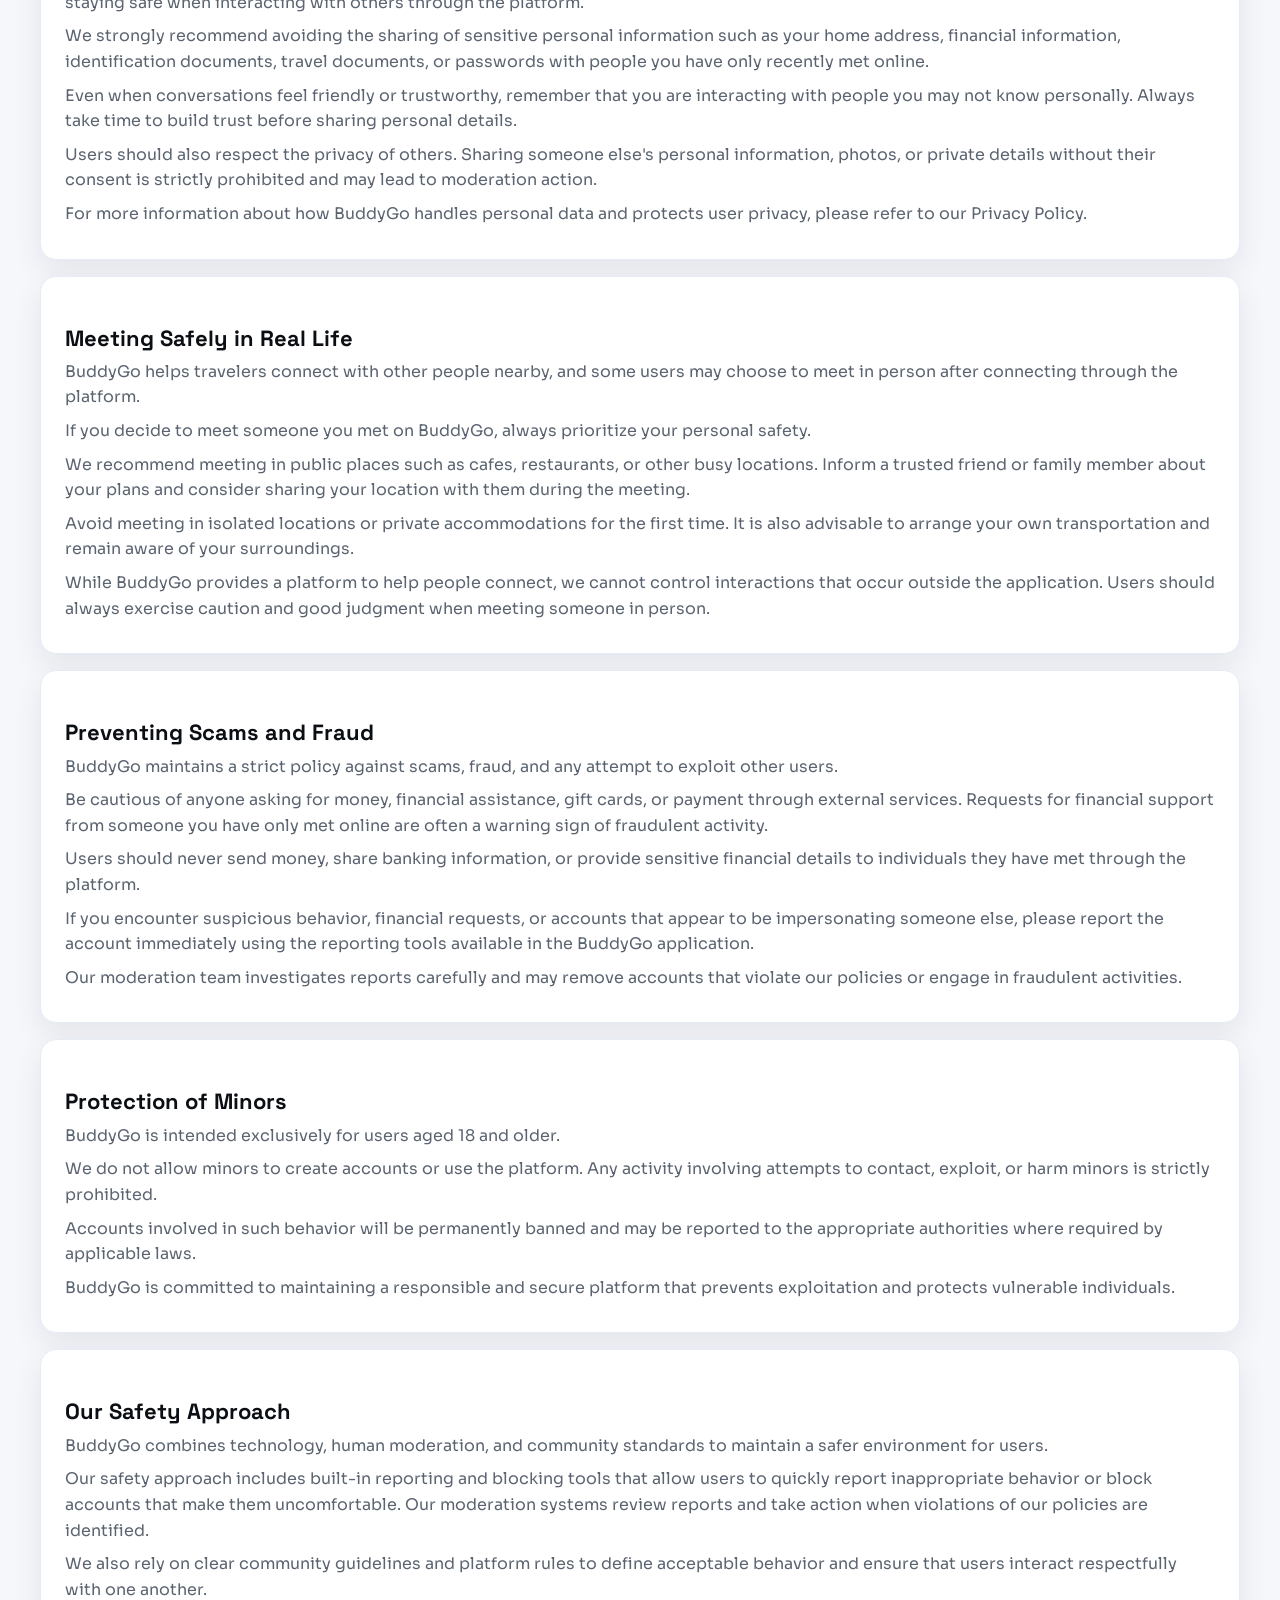
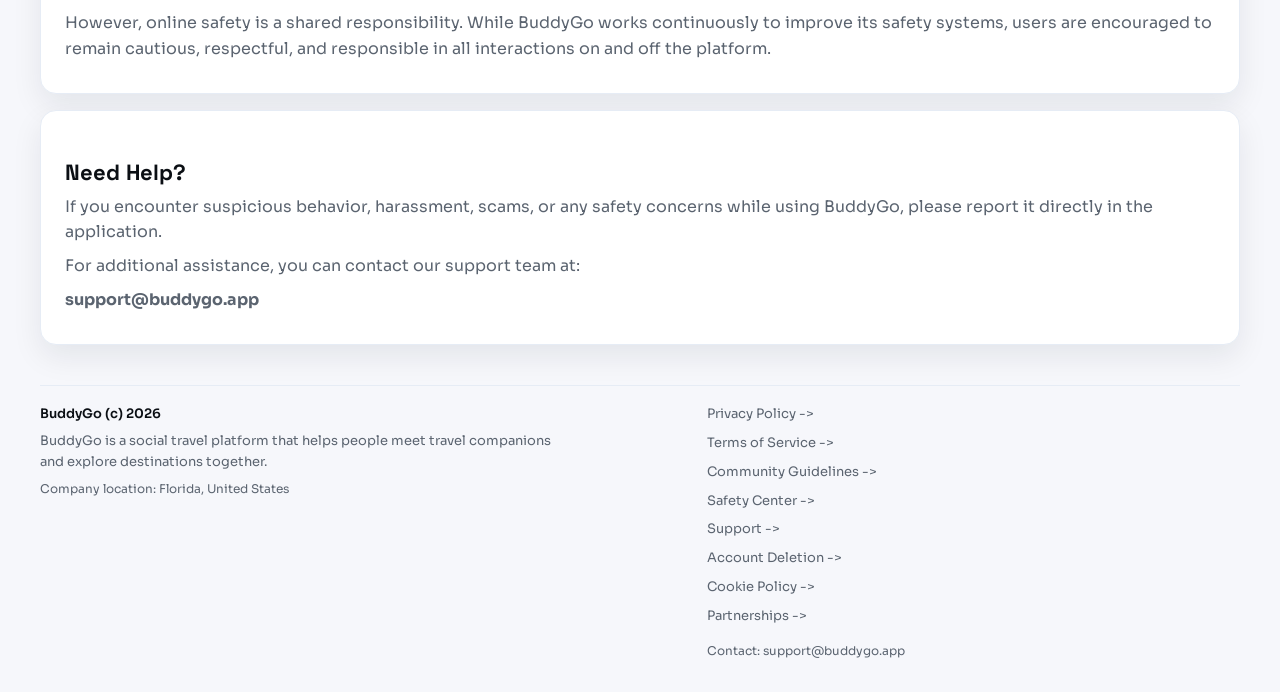
<file: safety-center.html>
﻿<!doctype html>
<html lang="en">
<head>
  <meta charset="utf-8" />
  <meta name="viewport" content="width=device-width, initial-scale=1" />
  <title>Safety Center — BuddyGo</title>
  <link rel="stylesheet" href="style.css" />
</head>
<body>
  <header class="header">
    <div class="container">
      <div class="brand">
        <div class="logo" aria-hidden="true"></div>
        <div>
          <div class="brand-title">BuddyGo</div>
          <div class="note">Safety Center</div>
        </div>
      </div>
                        <nav class="nav" aria-label="Navigation">
        <a href="index.html">Home</a>
        <a href="about.html">About</a>
        <details class="nav-dropdown active">
          <summary>Safety</summary>
          <div class="nav-menu">
            <a href="safety.html">Safety Tips</a>
            <a href="safety-center.html">Safety Center</a>
          </div>
        </details>
        <details class="nav-dropdown ">
          <summary>Legal</summary>
          <div class="nav-menu">
            <a href="privacy.html">Privacy Policy</a>
            <a href="terms.html">Terms of Service</a>
            <a href="community-guidelines.html">Community Guidelines</a>
            <a href="cookie-policy.html">Cookie Policy</a>
            <a href="delete-account.html">Account Deletion</a>
          </div>
        </details>
        <a href="support.html">Support</a>
      </nav>
    </div>
  </header>

  <main class="container">
    <section class="hero">
      <div class="kicker">Safety Center</div>
      <h1>Our Commitment to Safety</h1>
      <p>At BuddyGo, the safety of our community is a top priority. Our goal is to create a space where travelers can connect, share experiences, and meet new people in a respectful and secure environment.</p>
      <p>We are continuously working to improve our tools, policies, and moderation systems to protect users and reduce harmful behavior on the platform.</p>
      <p>While BuddyGo provides safety features and moderation systems, users should always remain cautious when interacting with others online or when meeting someone in person.</p>
      <div class="callout">Safety is shared. We build the tools, and you control your choices.</div>
    </section>

    <section class="section">
      <h2>Safety Tools in the App</h2>
      <p>BuddyGo provides several built-in tools that allow users to protect themselves and control their interactions on the platform.</p>
      <p>Users can block other members if they feel uncomfortable or wish to stop communication. Blocking prevents that user from contacting you again or viewing your profile.</p>
      <p>Users can also report suspicious behavior, inappropriate content, or violations of our Community Guidelines directly within the application. Our moderation team reviews reports and takes action when necessary.</p>
      <p>These tools help us maintain a safe and respectful community.</p>
    </section>

    <section class="section">
      <h2>Reporting and Moderation</h2>
      <p>BuddyGo is committed to maintaining a safe and respectful environment for everyone in our community. If you encounter behavior, content, or an account that violates our Community Guidelines or Terms of Service, we encourage you to report it directly through the reporting tools available in the BuddyGo application.</p>
      <p>Users can report profiles, messages, or inappropriate behavior directly within the app. Once a report is submitted, our moderation team reviews the information carefully in order to assess the situation and determine whether the reported content or account violates our policies.</p>
      <p>When submitting a report, users may be asked to select a reason for the report and optionally provide additional information or context. Providing accurate details helps our moderation team review the situation more effectively.</p>
      <p>Depending on the severity of the violation, BuddyGo may take different actions. These actions may include issuing a warning to the user, removing content, restricting certain features, temporarily suspending the account, or permanently removing the account from the platform.</p>
      <p>Reports are handled confidentially. The user being reported will not be notified of the identity of the person who submitted the report.</p>
      <p>In situations involving illegal activity, threats to personal safety, or other serious violations, BuddyGo may cooperate with law enforcement or relevant authorities when required by applicable laws.</p>
      <p>Our moderation systems combine human review, internal tools, and safety policies designed to protect our community and maintain a respectful platform for travelers.</p>
    </section>

    <section class="section">
      <h2>Protecting Your Privacy</h2>
      <p>BuddyGo encourages all users to be mindful when sharing personal information online. Protecting your privacy is an important part of staying safe when interacting with others through the platform.</p>
      <p>We strongly recommend avoiding the sharing of sensitive personal information such as your home address, financial information, identification documents, travel documents, or passwords with people you have only recently met online.</p>
      <p>Even when conversations feel friendly or trustworthy, remember that you are interacting with people you may not know personally. Always take time to build trust before sharing personal details.</p>
      <p>Users should also respect the privacy of others. Sharing someone else's personal information, photos, or private details without their consent is strictly prohibited and may lead to moderation action.</p>
      <p>For more information about how BuddyGo handles personal data and protects user privacy, please refer to our <a href="privacy.html">Privacy Policy</a>.</p>
    </section>

    <section class="section">
      <h2>Meeting Safely in Real Life</h2>
      <p>BuddyGo helps travelers connect with other people nearby, and some users may choose to meet in person after connecting through the platform.</p>
      <p>If you decide to meet someone you met on BuddyGo, always prioritize your personal safety.</p>
      <p>We recommend meeting in public places such as cafes, restaurants, or other busy locations. Inform a trusted friend or family member about your plans and consider sharing your location with them during the meeting.</p>
      <p>Avoid meeting in isolated locations or private accommodations for the first time. It is also advisable to arrange your own transportation and remain aware of your surroundings.</p>
      <p>While BuddyGo provides a platform to help people connect, we cannot control interactions that occur outside the application. Users should always exercise caution and good judgment when meeting someone in person.</p>
    </section>

    <section class="section">
      <h2>Preventing Scams and Fraud</h2>
      <p>BuddyGo maintains a strict policy against scams, fraud, and any attempt to exploit other users.</p>
      <p>Be cautious of anyone asking for money, financial assistance, gift cards, or payment through external services. Requests for financial support from someone you have only met online are often a warning sign of fraudulent activity.</p>
      <p>Users should never send money, share banking information, or provide sensitive financial details to individuals they have met through the platform.</p>
      <p>If you encounter suspicious behavior, financial requests, or accounts that appear to be impersonating someone else, please report the account immediately using the reporting tools available in the BuddyGo application.</p>
      <p>Our moderation team investigates reports carefully and may remove accounts that violate our policies or engage in fraudulent activities.</p>
    </section>

    <section class="section">
      <h2>Protection of Minors</h2>
      <p>BuddyGo is intended exclusively for users aged 18 and older.</p>
      <p>We do not allow minors to create accounts or use the platform. Any activity involving attempts to contact, exploit, or harm minors is strictly prohibited.</p>
      <p>Accounts involved in such behavior will be permanently banned and may be reported to the appropriate authorities where required by applicable laws.</p>
      <p>BuddyGo is committed to maintaining a responsible and secure platform that prevents exploitation and protects vulnerable individuals.</p>
    </section>

    <section class="section">
      <h2>Our Safety Approach</h2>
      <p>BuddyGo combines technology, human moderation, and community standards to maintain a safer environment for users.</p>
      <p>Our safety approach includes built-in reporting and blocking tools that allow users to quickly report inappropriate behavior or block accounts that make them uncomfortable. Our moderation systems review reports and take action when violations of our policies are identified.</p>
      <p>We also rely on clear community guidelines and platform rules to define acceptable behavior and ensure that users interact respectfully with one another.</p>
      <p>However, online safety is a shared responsibility. While BuddyGo works continuously to improve its safety systems, users are encouraged to remain cautious, respectful, and responsible in all interactions on and off the platform.</p>
    </section>

    <section class="section">
      <h2>Need Help?</h2>
      <p>If you encounter suspicious behavior, harassment, scams, or any safety concerns while using BuddyGo, please report it directly in the application.</p>
      <p>For additional assistance, you can contact our support team at:</p>
      <p><strong><a href="mailto:support@buddygo.app">support@buddygo.app</a></strong></p>
    </section>

                <footer class="site-footer">
      <div class="footer-grid">
        <div>
          <div class="footer-brand">BuddyGo (c) 2026</div>
          <p class="footer-text">BuddyGo is a social travel platform that helps people meet travel companions and explore destinations together.</p>
          <p class="footer-meta">Company location: Florida, United States</p>
        </div>
        <div class="footer-links">
          <a href="privacy.html">Privacy Policy -></a>
          <a href="terms.html">Terms of Service -></a>
          <a href="community-guidelines.html">Community Guidelines -></a>
          <a href="safety-center.html">Safety Center -></a>
          <a href="support.html">Support -></a>
          <a href="delete-account.html">Account Deletion -></a>
          <a href="cookie-policy.html">Cookie Policy -></a>
          <a href="partnerships.html">Partnerships -></a>
          <div class="footer-contact">Contact: <a href="mailto:support@buddygo.app">support@buddygo.app</a></div>
        </div>
      </div>
    </footer>
  </main>
</body>
</html>
</file>
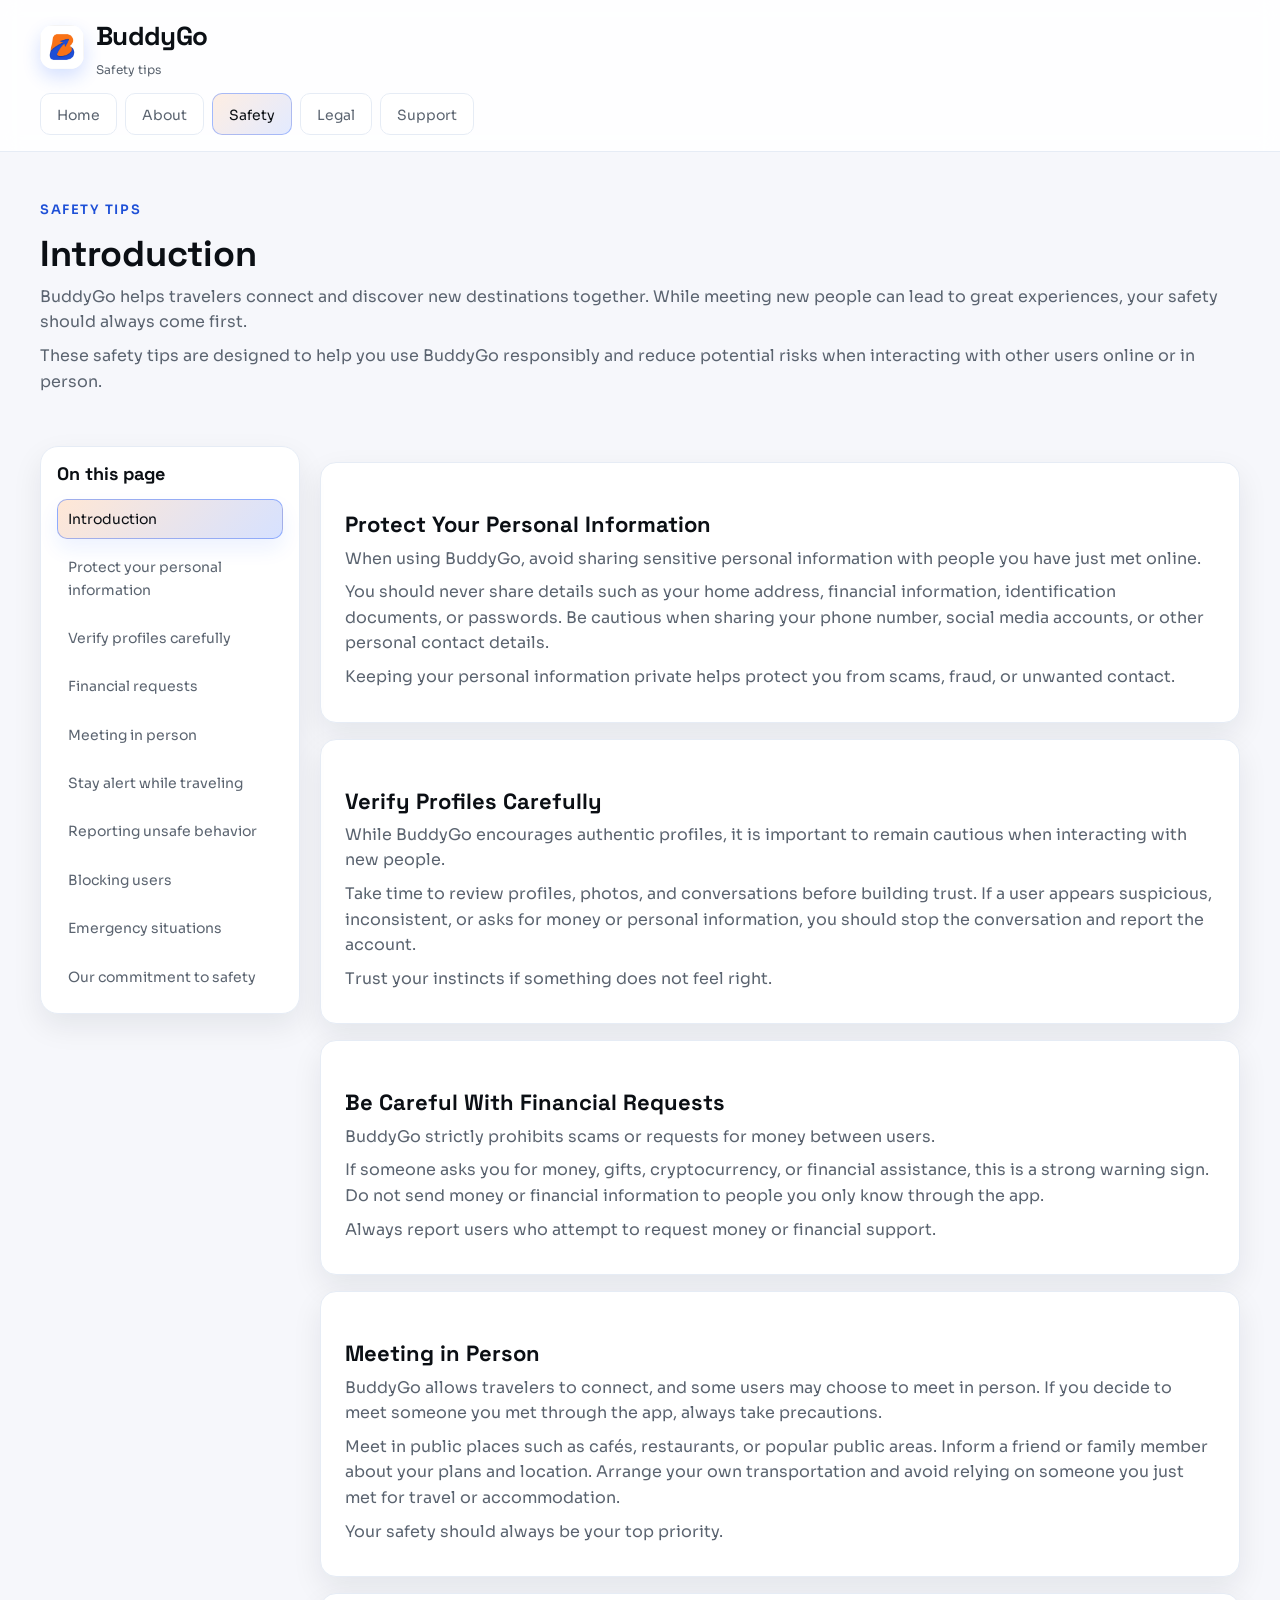
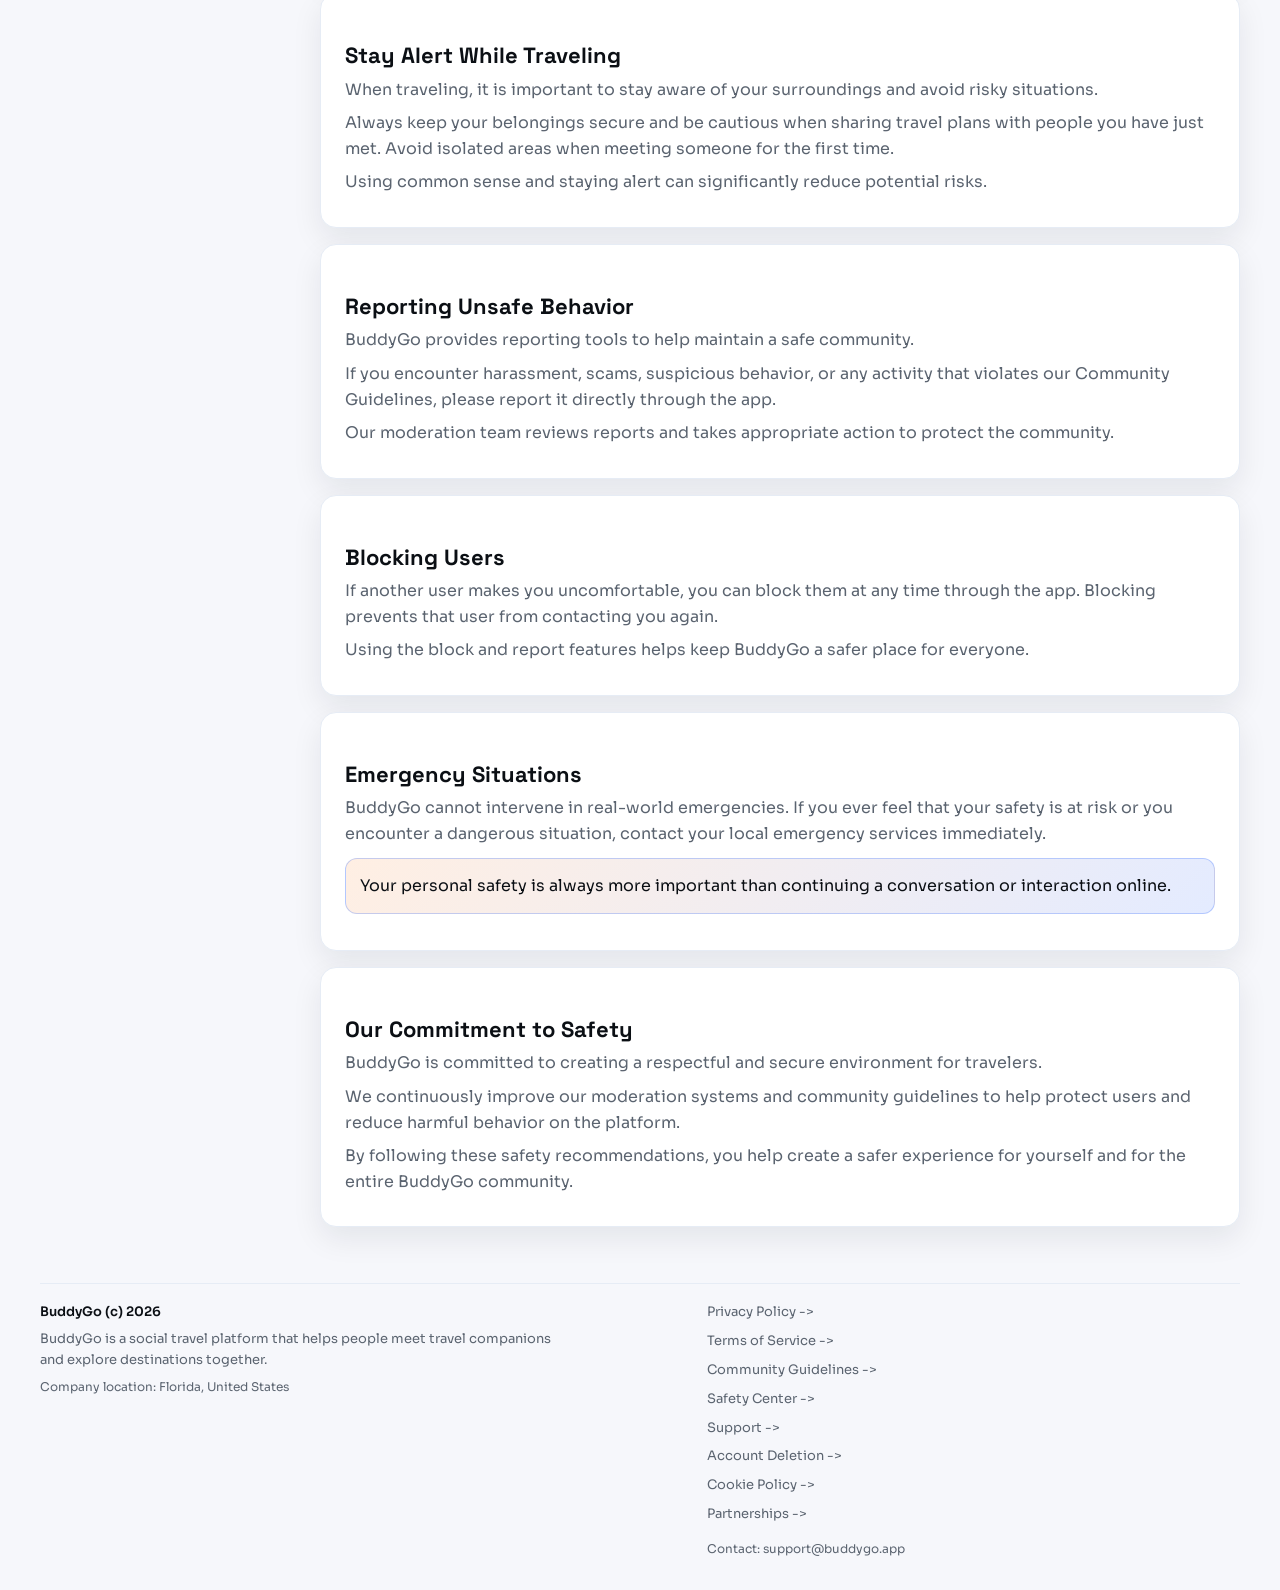
<file: safety.html>
﻿<!doctype html>
<html lang="en">
<head>
  <meta charset="utf-8" />
  <meta name="viewport" content="width=device-width, initial-scale=1" />
  <title>Safety Tips — BuddyGo</title>
  <link rel="stylesheet" href="style.css" />
  <script src="toc.js" defer></script>
</head>
<body>
  <header class="header">
    <div class="container">
      <div class="brand">
        <div class="logo" aria-hidden="true"></div>
        <div>
          <div class="brand-title">BuddyGo</div>
          <div class="note">Safety tips</div>
        </div>
      </div>
                        <nav class="nav" aria-label="Navigation">
        <a href="index.html">Home</a>
        <a href="about.html">About</a>
        <details class="nav-dropdown active">
          <summary>Safety</summary>
          <div class="nav-menu">
            <a href="safety.html">Safety Tips</a>
            <a href="safety-center.html">Safety Center</a>
          </div>
        </details>
        <details class="nav-dropdown ">
          <summary>Legal</summary>
          <div class="nav-menu">
            <a href="privacy.html">Privacy Policy</a>
            <a href="terms.html">Terms of Service</a>
            <a href="community-guidelines.html">Community Guidelines</a>
            <a href="cookie-policy.html">Cookie Policy</a>
            <a href="delete-account.html">Account Deletion</a>
          </div>
        </details>
        <a href="support.html">Support</a>
      </nav>
    </div>
  </header>

  <main class="container">
    <section class="hero" id="introduction">
      <div class="kicker">Safety Tips</div>
      <h1>Introduction</h1>
      <p>BuddyGo helps travelers connect and discover new destinations together. While meeting new people can lead to great experiences, your safety should always come first.</p>
      <p>These safety tips are designed to help you use BuddyGo responsibly and reduce potential risks when interacting with other users online or in person.</p>
    </section>

    <section class="policy-layout">
      <aside class="policy-sidebar" aria-label="Safety tips table of contents">
        <div class="policy-toc">
          <h3>On this page</h3>
          <a href="#introduction">Introduction</a>
          <a href="#protect-personal-information">Protect your personal information</a>
          <a href="#verify-profiles-carefully">Verify profiles carefully</a>
          <a href="#financial-requests">Financial requests</a>
          <a href="#meeting-in-person">Meeting in person</a>
          <a href="#stay-alert">Stay alert while traveling</a>
          <a href="#reporting-unsafe-behavior">Reporting unsafe behavior</a>
          <a href="#blocking-users">Blocking users</a>
          <a href="#emergency-situations">Emergency situations</a>
          <a href="#commitment-to-safety">Our commitment to safety</a>
        </div>
      </aside>

      <div class="policy-content policy-content--flat">
        <section id="protect-personal-information" class="section">
          <h2>Protect Your Personal Information</h2>
          <p>When using BuddyGo, avoid sharing sensitive personal information with people you have just met online.</p>
          <p>You should never share details such as your home address, financial information, identification documents, or passwords. Be cautious when sharing your phone number, social media accounts, or other personal contact details.</p>
          <p>Keeping your personal information private helps protect you from scams, fraud, or unwanted contact.</p>
        </section>

        <section id="verify-profiles-carefully" class="section">
          <h2>Verify Profiles Carefully</h2>
          <p>While BuddyGo encourages authentic profiles, it is important to remain cautious when interacting with new people.</p>
          <p>Take time to review profiles, photos, and conversations before building trust. If a user appears suspicious, inconsistent, or asks for money or personal information, you should stop the conversation and report the account.</p>
          <p>Trust your instincts if something does not feel right.</p>
        </section>

        <section id="financial-requests" class="section">
          <h2>Be Careful With Financial Requests</h2>
          <p>BuddyGo strictly prohibits scams or requests for money between users.</p>
          <p>If someone asks you for money, gifts, cryptocurrency, or financial assistance, this is a strong warning sign. Do not send money or financial information to people you only know through the app.</p>
          <p>Always report users who attempt to request money or financial support.</p>
        </section>

        <section id="meeting-in-person" class="section">
          <h2>Meeting in Person</h2>
          <p>BuddyGo allows travelers to connect, and some users may choose to meet in person. If you decide to meet someone you met through the app, always take precautions.</p>
          <p>Meet in public places such as cafés, restaurants, or popular public areas. Inform a friend or family member about your plans and location. Arrange your own transportation and avoid relying on someone you just met for travel or accommodation.</p>
          <p>Your safety should always be your top priority.</p>
        </section>

        <section id="stay-alert" class="section">
          <h2>Stay Alert While Traveling</h2>
          <p>When traveling, it is important to stay aware of your surroundings and avoid risky situations.</p>
          <p>Always keep your belongings secure and be cautious when sharing travel plans with people you have just met. Avoid isolated areas when meeting someone for the first time.</p>
          <p>Using common sense and staying alert can significantly reduce potential risks.</p>
        </section>

        <section id="reporting-unsafe-behavior" class="section">
          <h2>Reporting Unsafe Behavior</h2>
          <p>BuddyGo provides reporting tools to help maintain a safe community.</p>
          <p>If you encounter harassment, scams, suspicious behavior, or any activity that violates our Community Guidelines, please report it directly through the app.</p>
          <p>Our moderation team reviews reports and takes appropriate action to protect the community.</p>
        </section>

        <section id="blocking-users" class="section">
          <h2>Blocking Users</h2>
          <p>If another user makes you uncomfortable, you can block them at any time through the app. Blocking prevents that user from contacting you again.</p>
          <p>Using the block and report features helps keep BuddyGo a safer place for everyone.</p>
        </section>

        <section id="emergency-situations" class="section">
          <h2>Emergency Situations</h2>
          <p>BuddyGo cannot intervene in real-world emergencies. If you ever feel that your safety is at risk or you encounter a dangerous situation, contact your local emergency services immediately.</p>
          <div class="callout">Your personal safety is always more important than continuing a conversation or interaction online.</div>
        </section>

        <section id="commitment-to-safety" class="section">
          <h2>Our Commitment to Safety</h2>
          <p>BuddyGo is committed to creating a respectful and secure environment for travelers.</p>
          <p>We continuously improve our moderation systems and community guidelines to help protect users and reduce harmful behavior on the platform.</p>
          <p>By following these safety recommendations, you help create a safer experience for yourself and for the entire BuddyGo community.</p>
        </section>
      </div>
    </section>

                <footer class="site-footer">
      <div class="footer-grid">
        <div>
          <div class="footer-brand">BuddyGo (c) 2026</div>
          <p class="footer-text">BuddyGo is a social travel platform that helps people meet travel companions and explore destinations together.</p>
          <p class="footer-meta">Company location: Florida, United States</p>
        </div>
        <div class="footer-links">
          <a href="privacy.html">Privacy Policy -></a>
          <a href="terms.html">Terms of Service -></a>
          <a href="community-guidelines.html">Community Guidelines -></a>
          <a href="safety-center.html">Safety Center -></a>
          <a href="support.html">Support -></a>
          <a href="delete-account.html">Account Deletion -></a>
          <a href="cookie-policy.html">Cookie Policy -></a>
          <a href="partnerships.html">Partnerships -></a>
          <div class="footer-contact">Contact: <a href="mailto:support@buddygo.app">support@buddygo.app</a></div>
        </div>
      </div>
    </footer>
  </main>
</body>
</html>
</file>
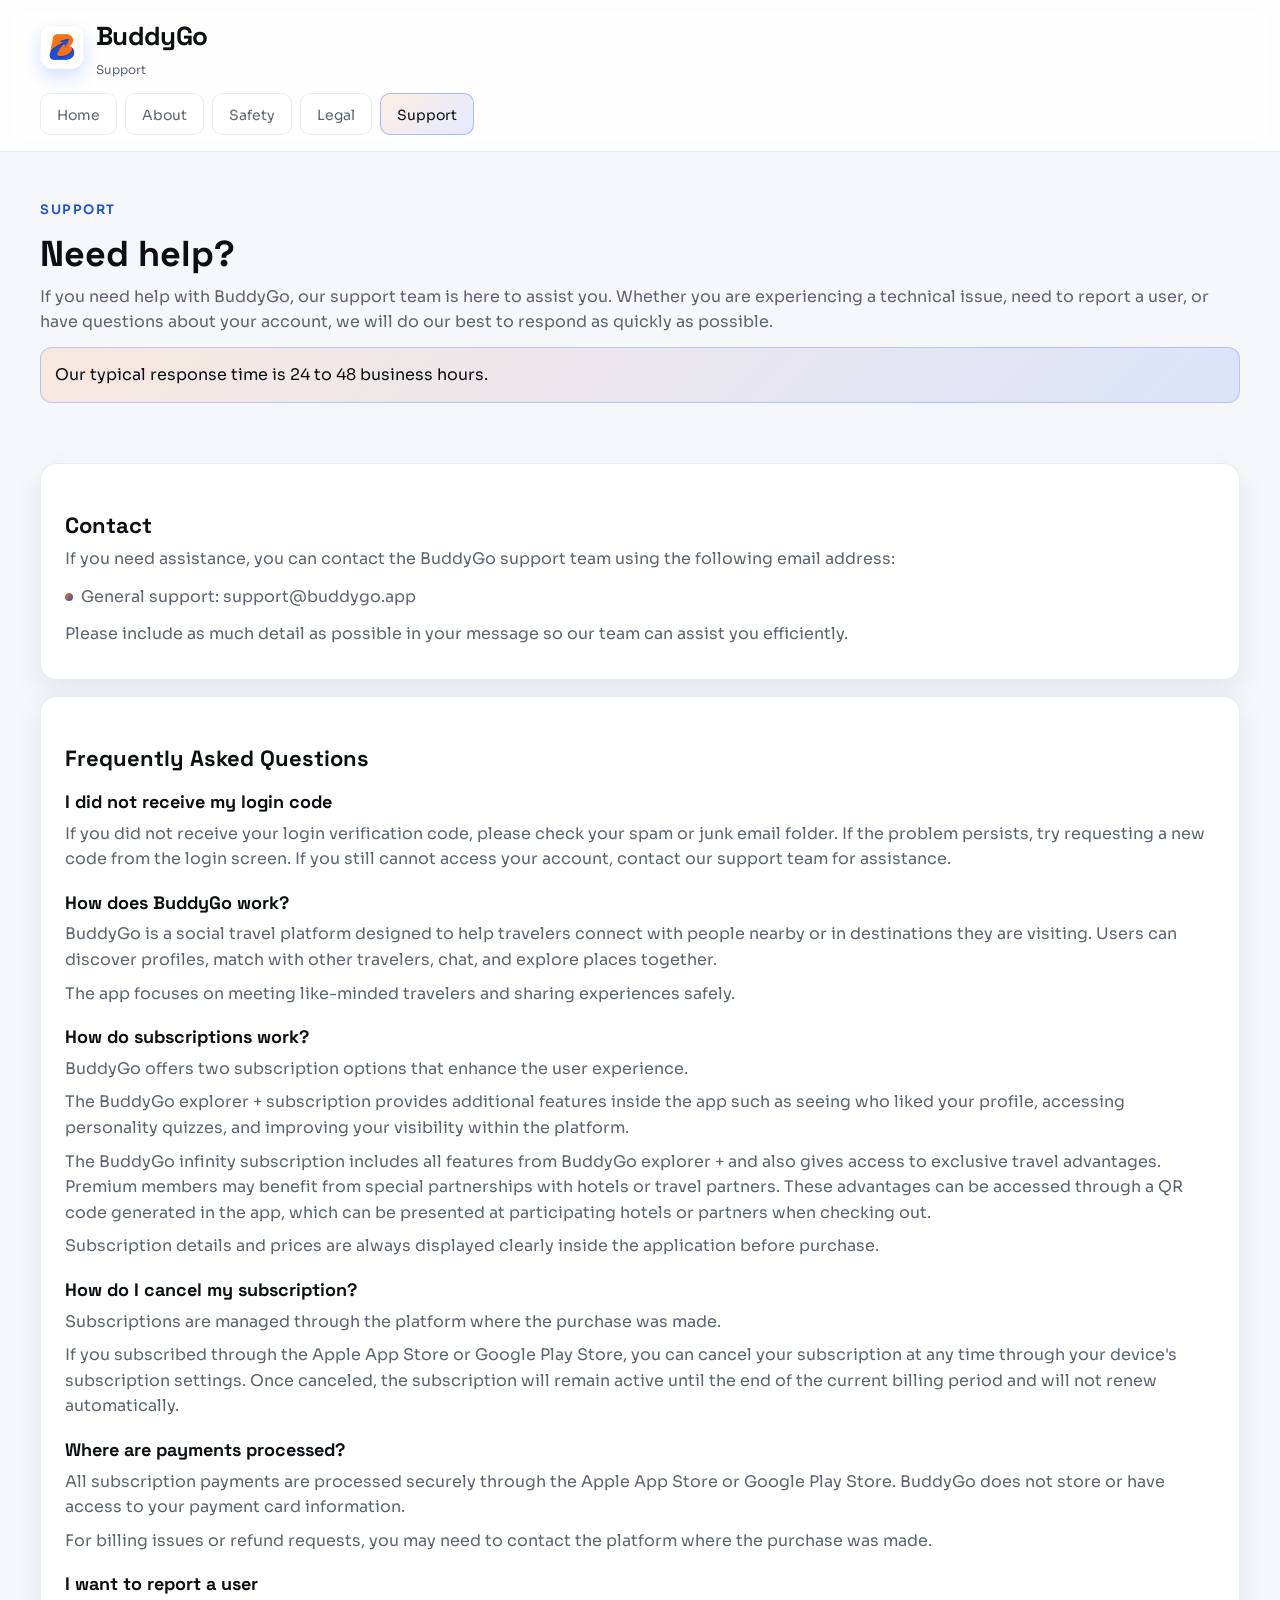
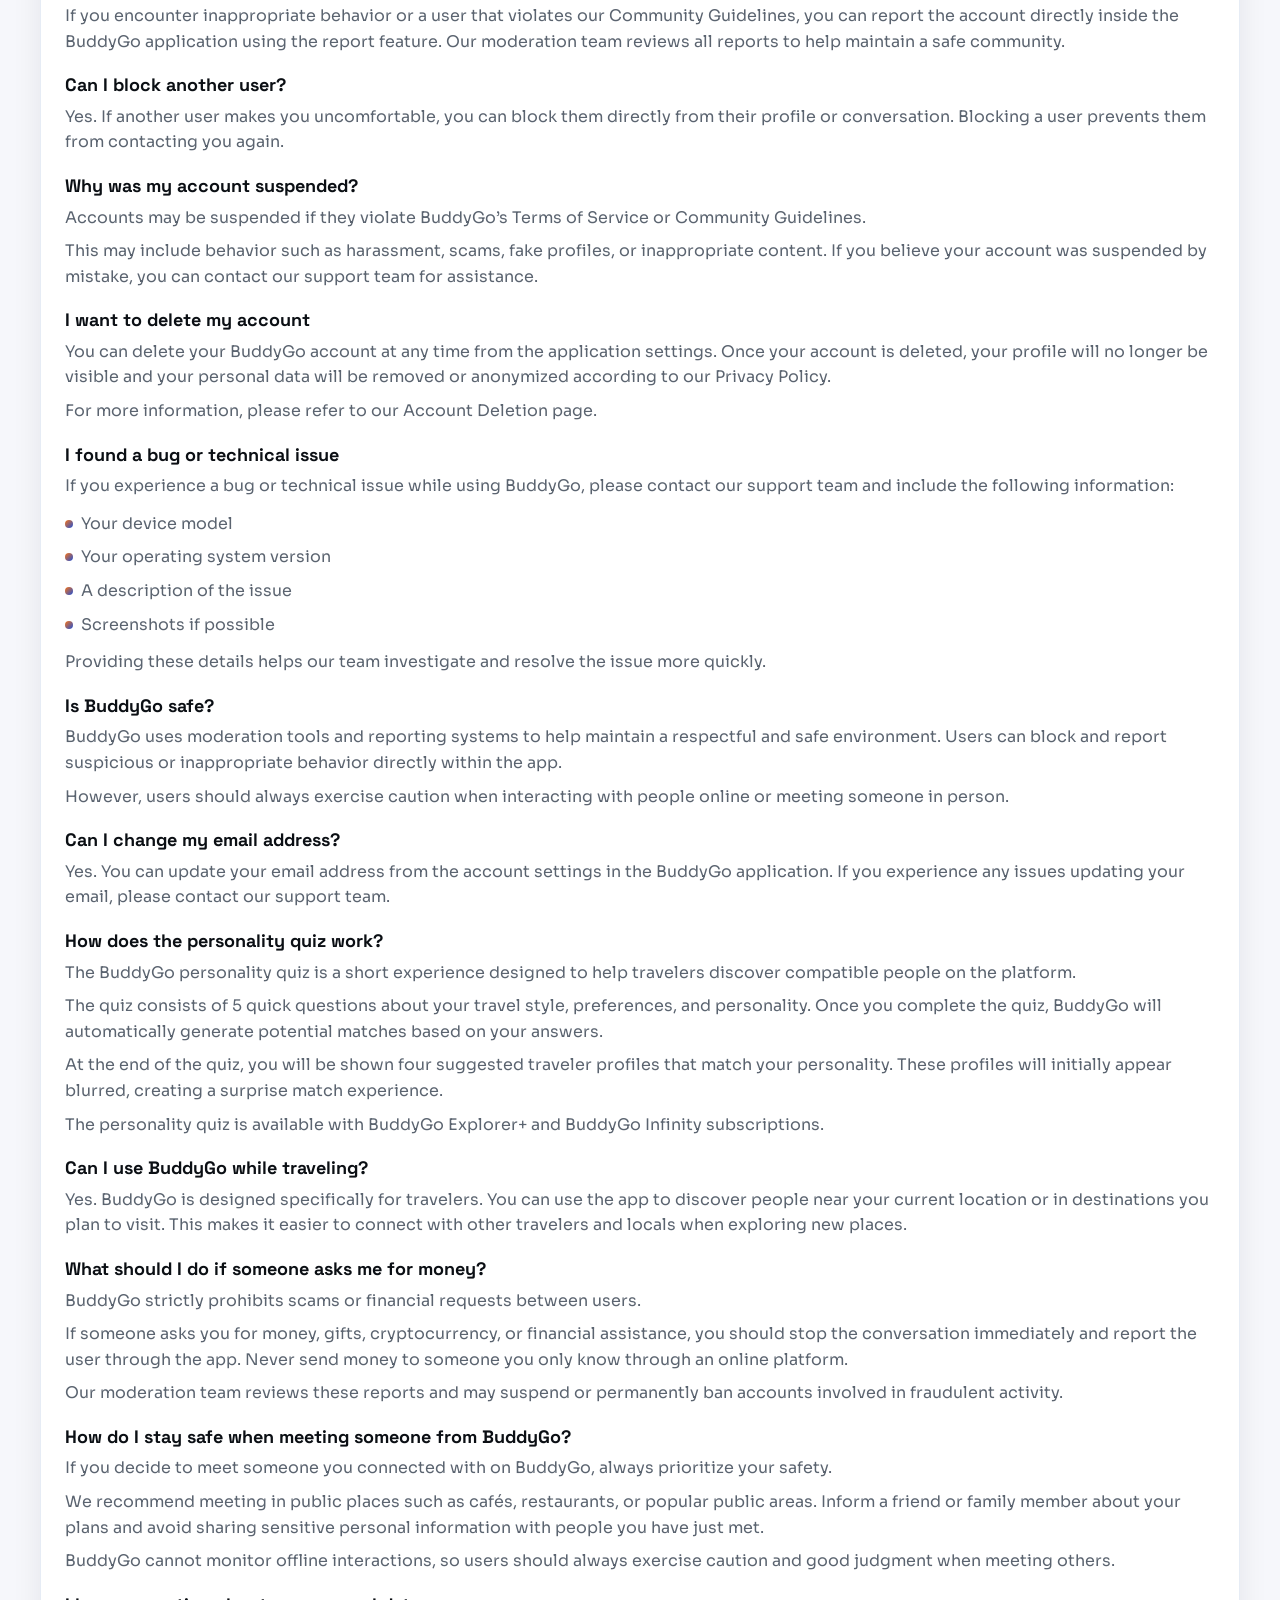
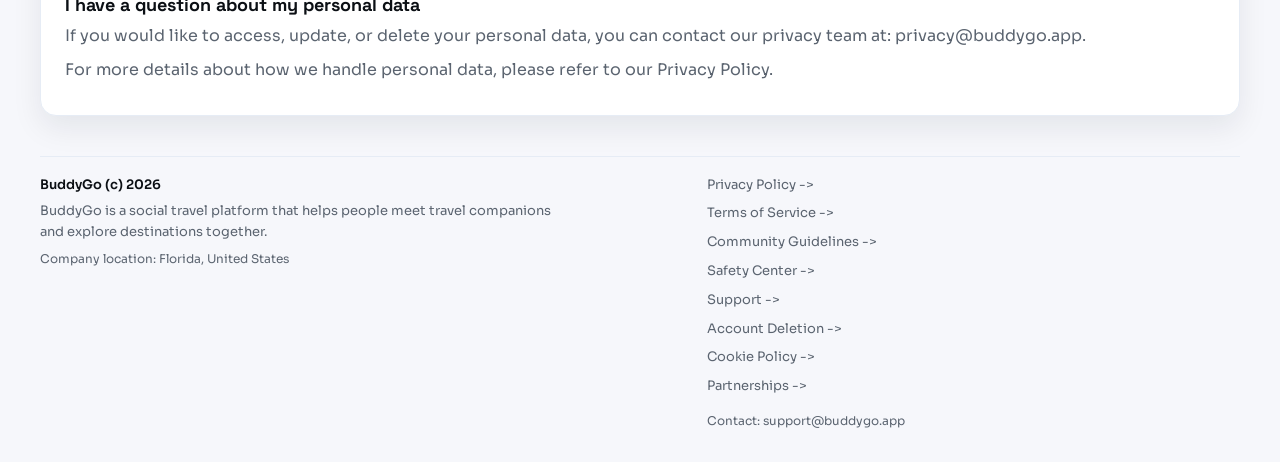
<file: support.html>
﻿<!doctype html>
<html lang="en">
<head>
  <meta charset="utf-8" />
  <meta name="viewport" content="width=device-width, initial-scale=1" />
  <title>Support — BuddyGo</title>
  <link rel="stylesheet" href="style.css" />
</head>
<body>
  <header class="header">
    <div class="container">
      <div class="brand">
        <div class="logo" aria-hidden="true"></div>
        <div>
          <div class="brand-title">BuddyGo</div>
          <div class="note">Support</div>
        </div>
      </div>
                        <nav class="nav" aria-label="Navigation">
        <a href="index.html">Home</a>
        <a href="about.html">About</a>
        <details class="nav-dropdown ">
          <summary>Safety</summary>
          <div class="nav-menu">
            <a href="safety.html">Safety Tips</a>
            <a href="safety-center.html">Safety Center</a>
          </div>
        </details>
        <details class="nav-dropdown ">
          <summary>Legal</summary>
          <div class="nav-menu">
            <a href="privacy.html">Privacy Policy</a>
            <a href="terms.html">Terms of Service</a>
            <a href="community-guidelines.html">Community Guidelines</a>
            <a href="cookie-policy.html">Cookie Policy</a>
            <a href="delete-account.html">Account Deletion</a>
          </div>
        </details>
        <a class="active" href="support.html">Support</a>
      </nav>
    </div>
  </header>

  <main class="container">
    <section class="hero">
      <div class="kicker">Support</div>
      <h1>Need help?</h1>
      <p>If you need help with BuddyGo, our support team is here to assist you. Whether you are experiencing a technical issue, need to report a user, or have questions about your account, we will do our best to respond as quickly as possible.</p>
      <div class="callout">Our typical response time is 24 to 48 business hours.</div>
    </section>

    <section class="section">
      <h2>Contact</h2>
      <p>If you need assistance, you can contact the BuddyGo support team using the following email address:</p>
      <ul class="list">
        <li>General support: <a href="mailto:support@buddygo.app">support@buddygo.app</a></li>
      </ul>
      <p>Please include as much detail as possible in your message so our team can assist you efficiently.</p>
    </section>

    <section class="section">
      <h2>Frequently Asked Questions</h2>

      <h3>I did not receive my login code</h3>
      <p>If you did not receive your login verification code, please check your spam or junk email folder. If the problem persists, try requesting a new code from the login screen. If you still cannot access your account, contact our support team for assistance.</p>

      <h3>How does BuddyGo work?</h3>
      <p>BuddyGo is a social travel platform designed to help travelers connect with people nearby or in destinations they are visiting. Users can discover profiles, match with other travelers, chat, and explore places together.</p>
      <p>The app focuses on meeting like-minded travelers and sharing experiences safely.</p>

      <h3>How do subscriptions work?</h3>
      <p>BuddyGo offers two subscription options that enhance the user experience.</p>
      <p>The BuddyGo explorer + subscription provides additional features inside the app such as seeing who liked your profile, accessing personality quizzes, and improving your visibility within the platform.</p>
      <p>The BuddyGo infinity subscription includes all features from BuddyGo explorer + and also gives access to exclusive travel advantages. Premium members may benefit from special partnerships with hotels or travel partners. These advantages can be accessed through a QR code generated in the app, which can be presented at participating hotels or partners when checking out.</p>
      <p>Subscription details and prices are always displayed clearly inside the application before purchase.</p>

      <h3>How do I cancel my subscription?</h3>
      <p>Subscriptions are managed through the platform where the purchase was made.</p>
      <p>If you subscribed through the Apple App Store or Google Play Store, you can cancel your subscription at any time through your device's subscription settings. Once canceled, the subscription will remain active until the end of the current billing period and will not renew automatically.</p>

      <h3>Where are payments processed?</h3>
      <p>All subscription payments are processed securely through the Apple App Store or Google Play Store. BuddyGo does not store or have access to your payment card information.</p>
      <p>For billing issues or refund requests, you may need to contact the platform where the purchase was made.</p>

      <h3>I want to report a user</h3>
      <p>If you encounter inappropriate behavior or a user that violates our Community Guidelines, you can report the account directly inside the BuddyGo application using the report feature. Our moderation team reviews all reports to help maintain a safe community.</p>

      <h3>Can I block another user?</h3>
      <p>Yes. If another user makes you uncomfortable, you can block them directly from their profile or conversation. Blocking a user prevents them from contacting you again.</p>

      <h3>Why was my account suspended?</h3>
      <p>Accounts may be suspended if they violate BuddyGo’s Terms of Service or Community Guidelines.</p>
      <p>This may include behavior such as harassment, scams, fake profiles, or inappropriate content. If you believe your account was suspended by mistake, you can contact our support team for assistance.</p>

      <h3>I want to delete my account</h3>
      <p>You can delete your BuddyGo account at any time from the application settings. Once your account is deleted, your profile will no longer be visible and your personal data will be removed or anonymized according to our Privacy Policy.</p>
      <p>For more information, please refer to our <a href="delete-account.html">Account Deletion</a> page.</p>

      <h3>I found a bug or technical issue</h3>
      <p>If you experience a bug or technical issue while using BuddyGo, please contact our support team and include the following information:</p>
      <ul class="list">
        <li>Your device model</li>
        <li>Your operating system version</li>
        <li>A description of the issue</li>
        <li>Screenshots if possible</li>
      </ul>
      <p>Providing these details helps our team investigate and resolve the issue more quickly.</p>

      <h3>Is BuddyGo safe?</h3>
      <p>BuddyGo uses moderation tools and reporting systems to help maintain a respectful and safe environment. Users can block and report suspicious or inappropriate behavior directly within the app.</p>
      <p>However, users should always exercise caution when interacting with people online or meeting someone in person.</p>

      <h3>Can I change my email address?</h3>
      <p>Yes. You can update your email address from the account settings in the BuddyGo application. If you experience any issues updating your email, please contact our support team.</p>

      <h3>How does the personality quiz work?</h3>
      <p>The BuddyGo personality quiz is a short experience designed to help travelers discover compatible people on the platform.</p>
      <p>The quiz consists of 5 quick questions about your travel style, preferences, and personality. Once you complete the quiz, BuddyGo will automatically generate potential matches based on your answers.</p>
      <p>At the end of the quiz, you will be shown four suggested traveler profiles that match your personality. These profiles will initially appear blurred, creating a surprise match experience.</p>
      <p>The personality quiz is available with BuddyGo Explorer+ and BuddyGo Infinity subscriptions.</p>

      <h3>Can I use BuddyGo while traveling?</h3>
      <p>Yes. BuddyGo is designed specifically for travelers. You can use the app to discover people near your current location or in destinations you plan to visit. This makes it easier to connect with other travelers and locals when exploring new places.</p>

      <h3>What should I do if someone asks me for money?</h3>
      <p>BuddyGo strictly prohibits scams or financial requests between users.</p>
      <p>If someone asks you for money, gifts, cryptocurrency, or financial assistance, you should stop the conversation immediately and report the user through the app. Never send money to someone you only know through an online platform.</p>
      <p>Our moderation team reviews these reports and may suspend or permanently ban accounts involved in fraudulent activity.</p>

      <h3>How do I stay safe when meeting someone from BuddyGo?</h3>
      <p>If you decide to meet someone you connected with on BuddyGo, always prioritize your safety.</p>
      <p>We recommend meeting in public places such as cafés, restaurants, or popular public areas. Inform a friend or family member about your plans and avoid sharing sensitive personal information with people you have just met.</p>
      <p>BuddyGo cannot monitor offline interactions, so users should always exercise caution and good judgment when meeting others.</p>

      <h3>I have a question about my personal data</h3>
      <p>If you would like to access, update, or delete your personal data, you can contact our privacy team at: <a href="mailto:privacy@buddygo.app">privacy@buddygo.app</a>.</p>
      <p>For more details about how we handle personal data, please refer to our <a href="privacy.html">Privacy Policy</a>.</p>
    </section>

                <footer class="site-footer">
      <div class="footer-grid">
        <div>
          <div class="footer-brand">BuddyGo (c) 2026</div>
          <p class="footer-text">BuddyGo is a social travel platform that helps people meet travel companions and explore destinations together.</p>
          <p class="footer-meta">Company location: Florida, United States</p>
        </div>
        <div class="footer-links">
          <a href="privacy.html">Privacy Policy -></a>
          <a href="terms.html">Terms of Service -></a>
          <a href="community-guidelines.html">Community Guidelines -></a>
          <a href="safety-center.html">Safety Center -></a>
          <a href="support.html">Support -></a>
          <a href="delete-account.html">Account Deletion -></a>
          <a href="cookie-policy.html">Cookie Policy -></a>
          <a href="partnerships.html">Partnerships -></a>
          <div class="footer-contact">Contact: <a href="mailto:support@buddygo.app">support@buddygo.app</a></div>
        </div>
      </div>
    </footer>
  </main>
</body>
</html>
</file>
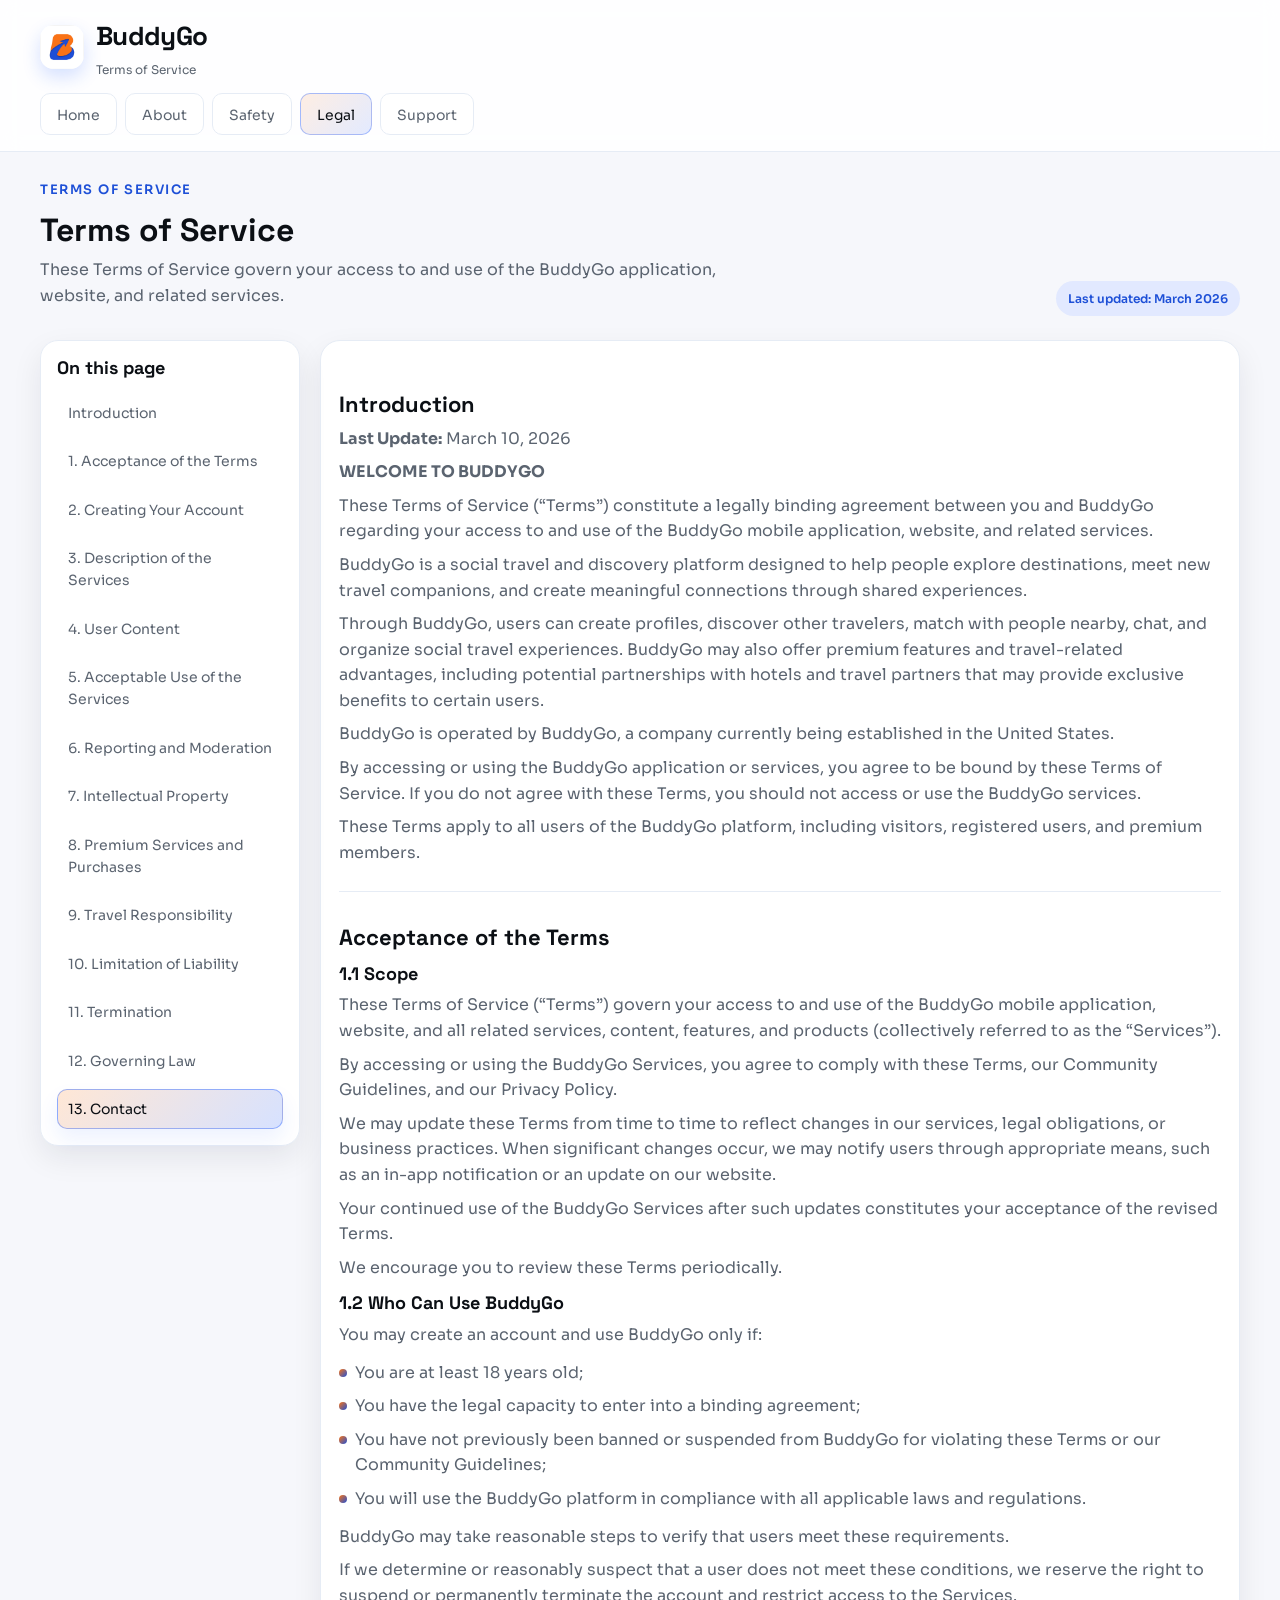
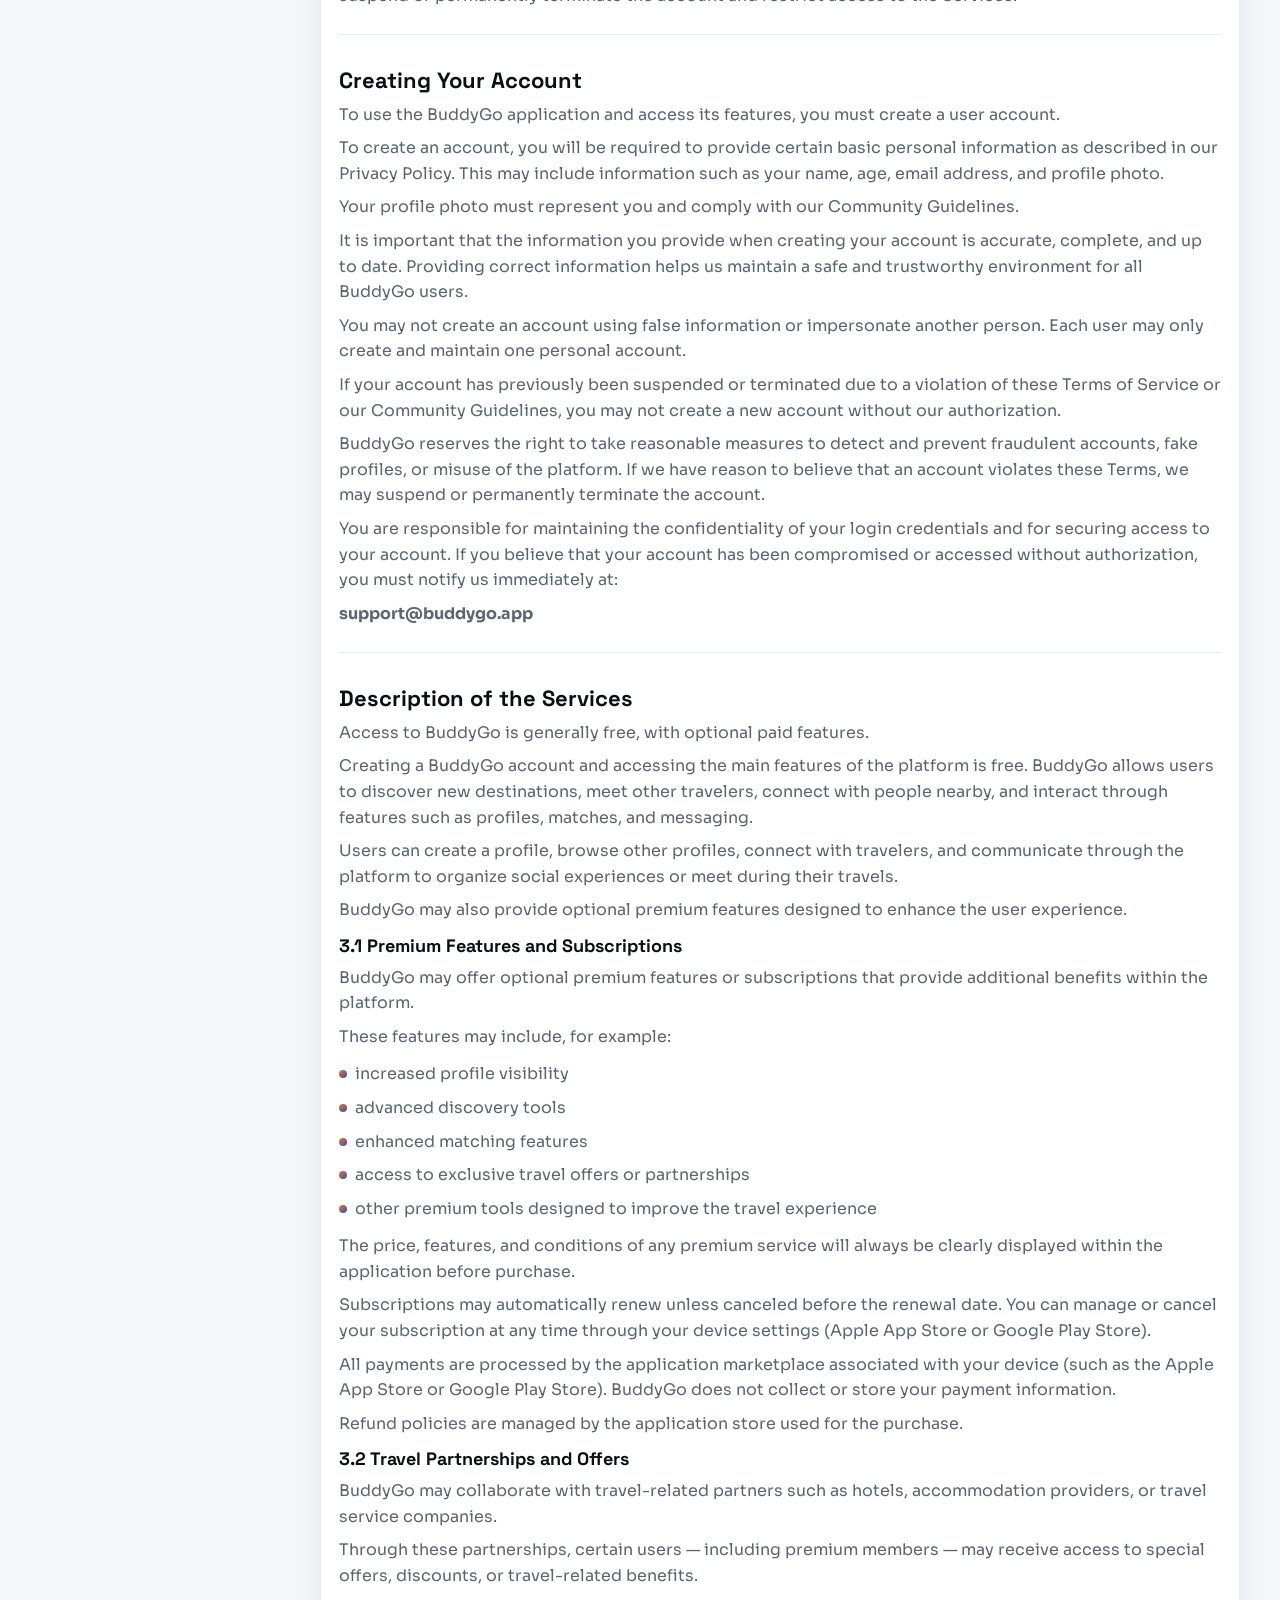
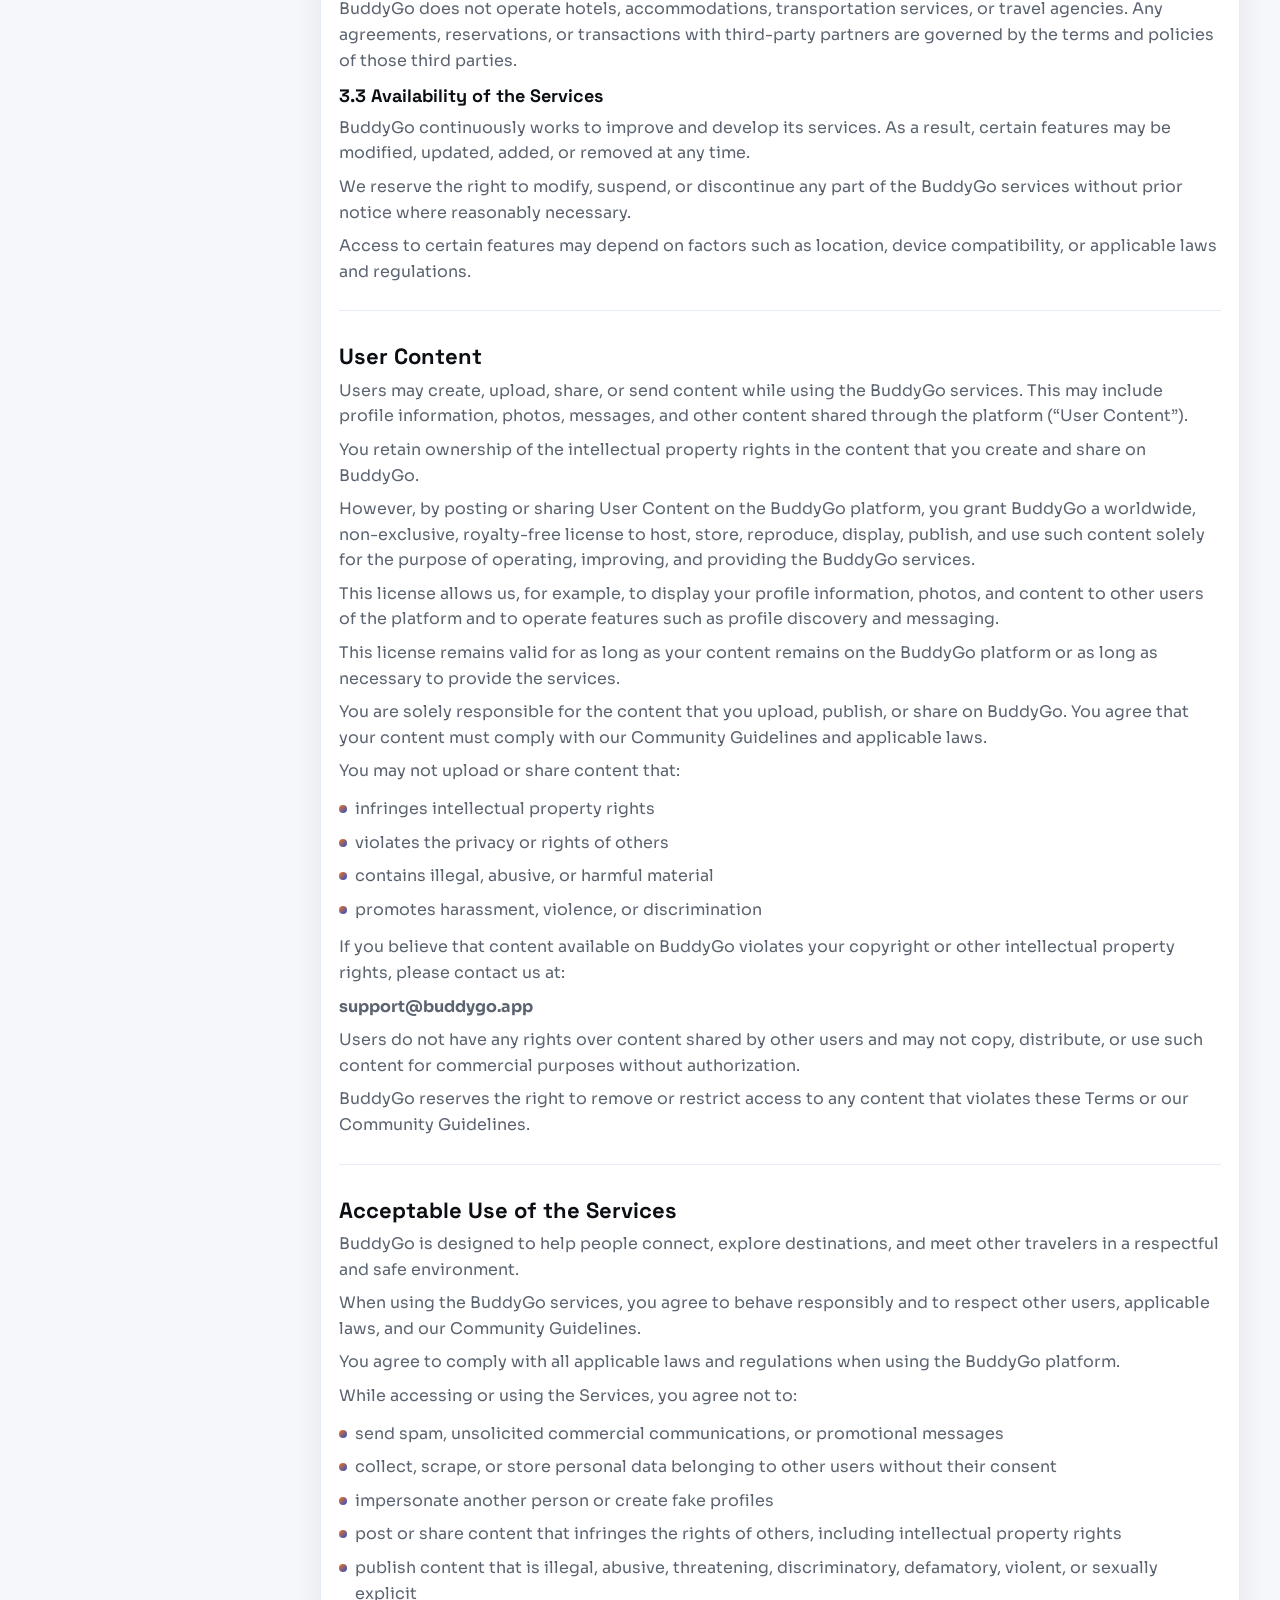
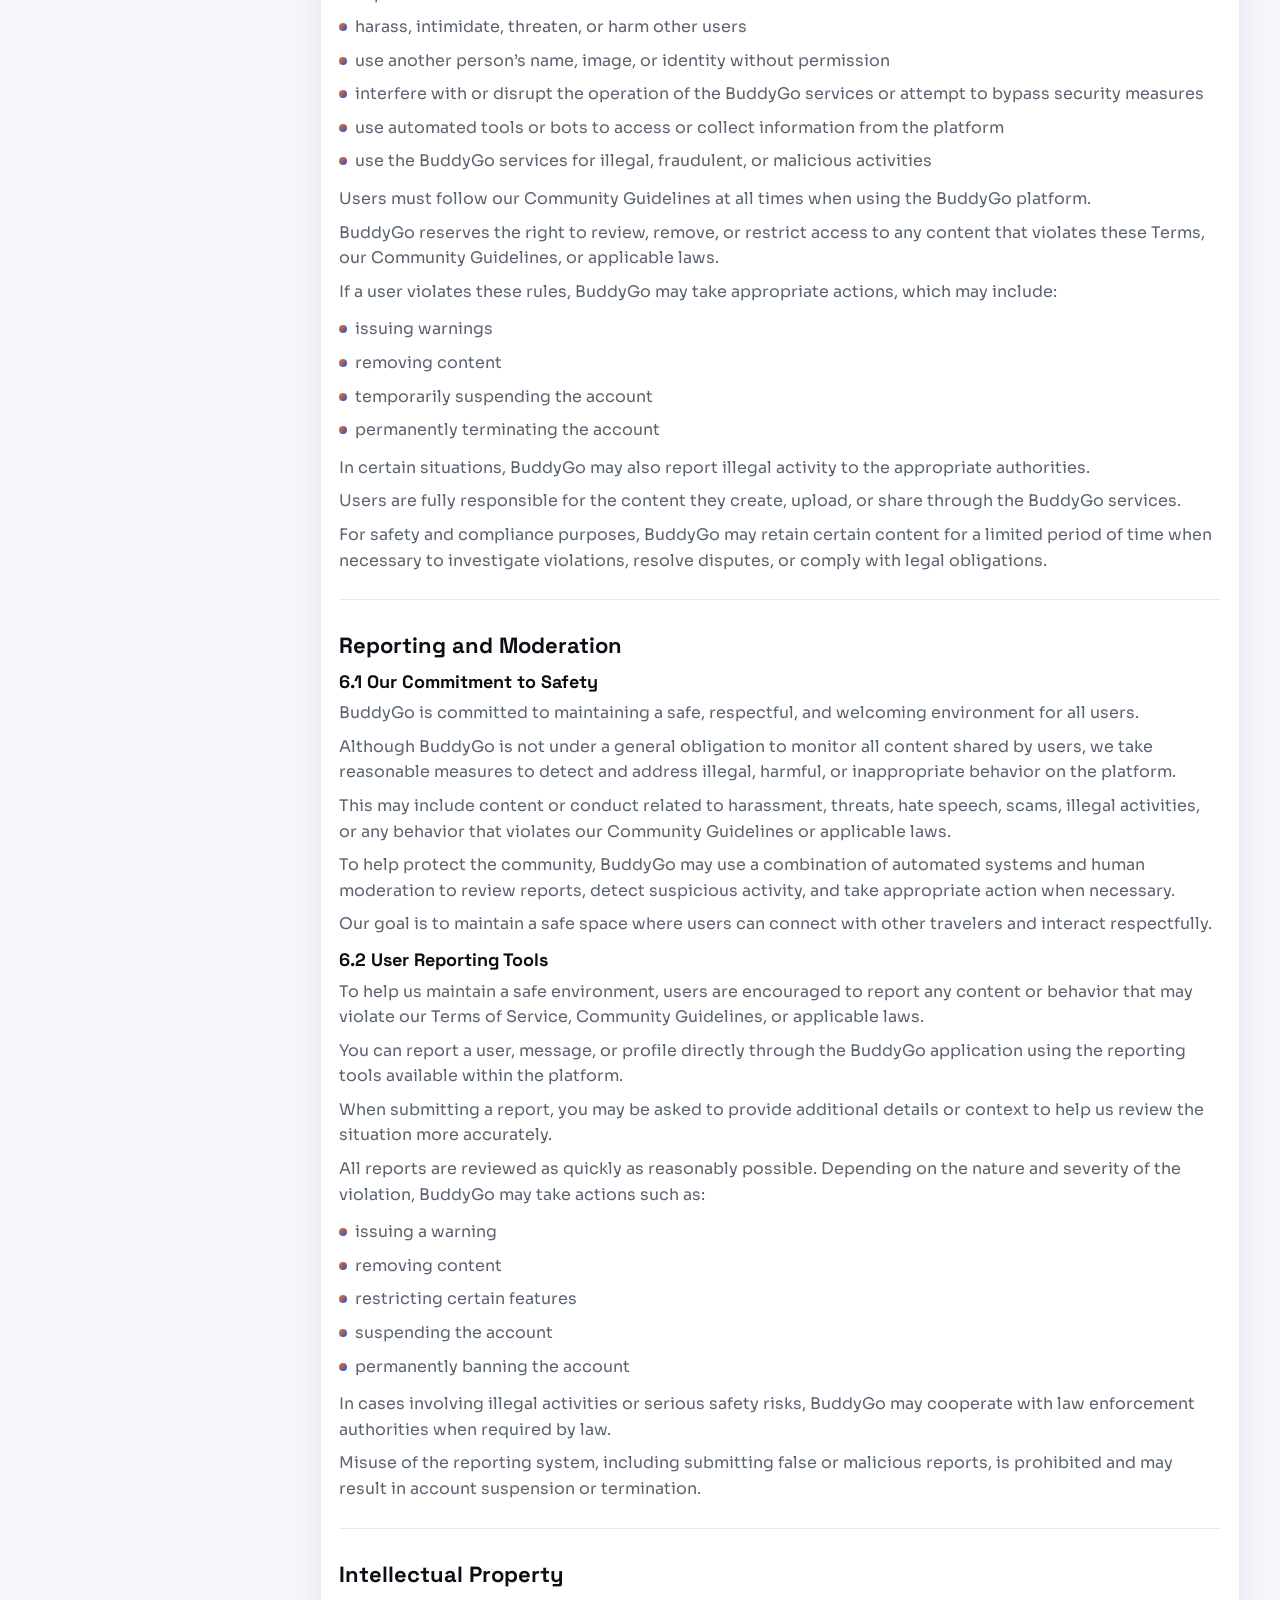
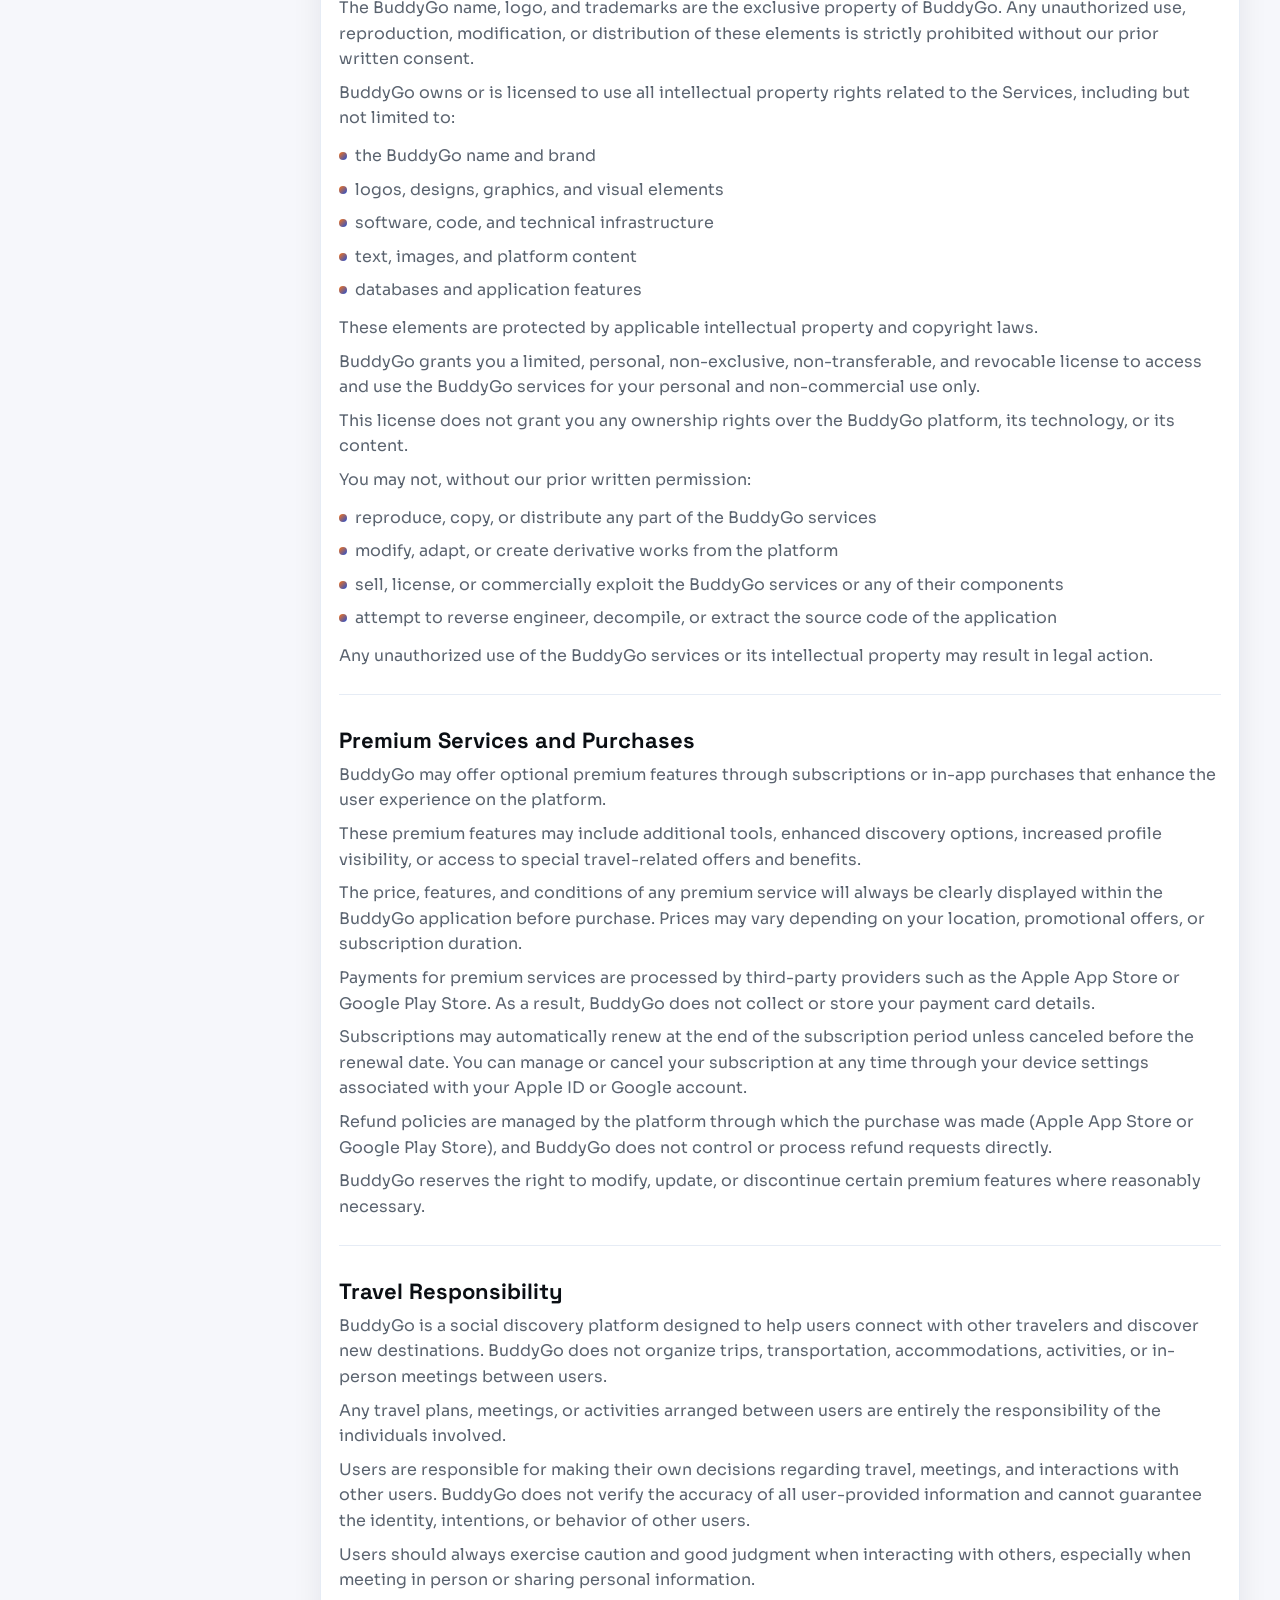
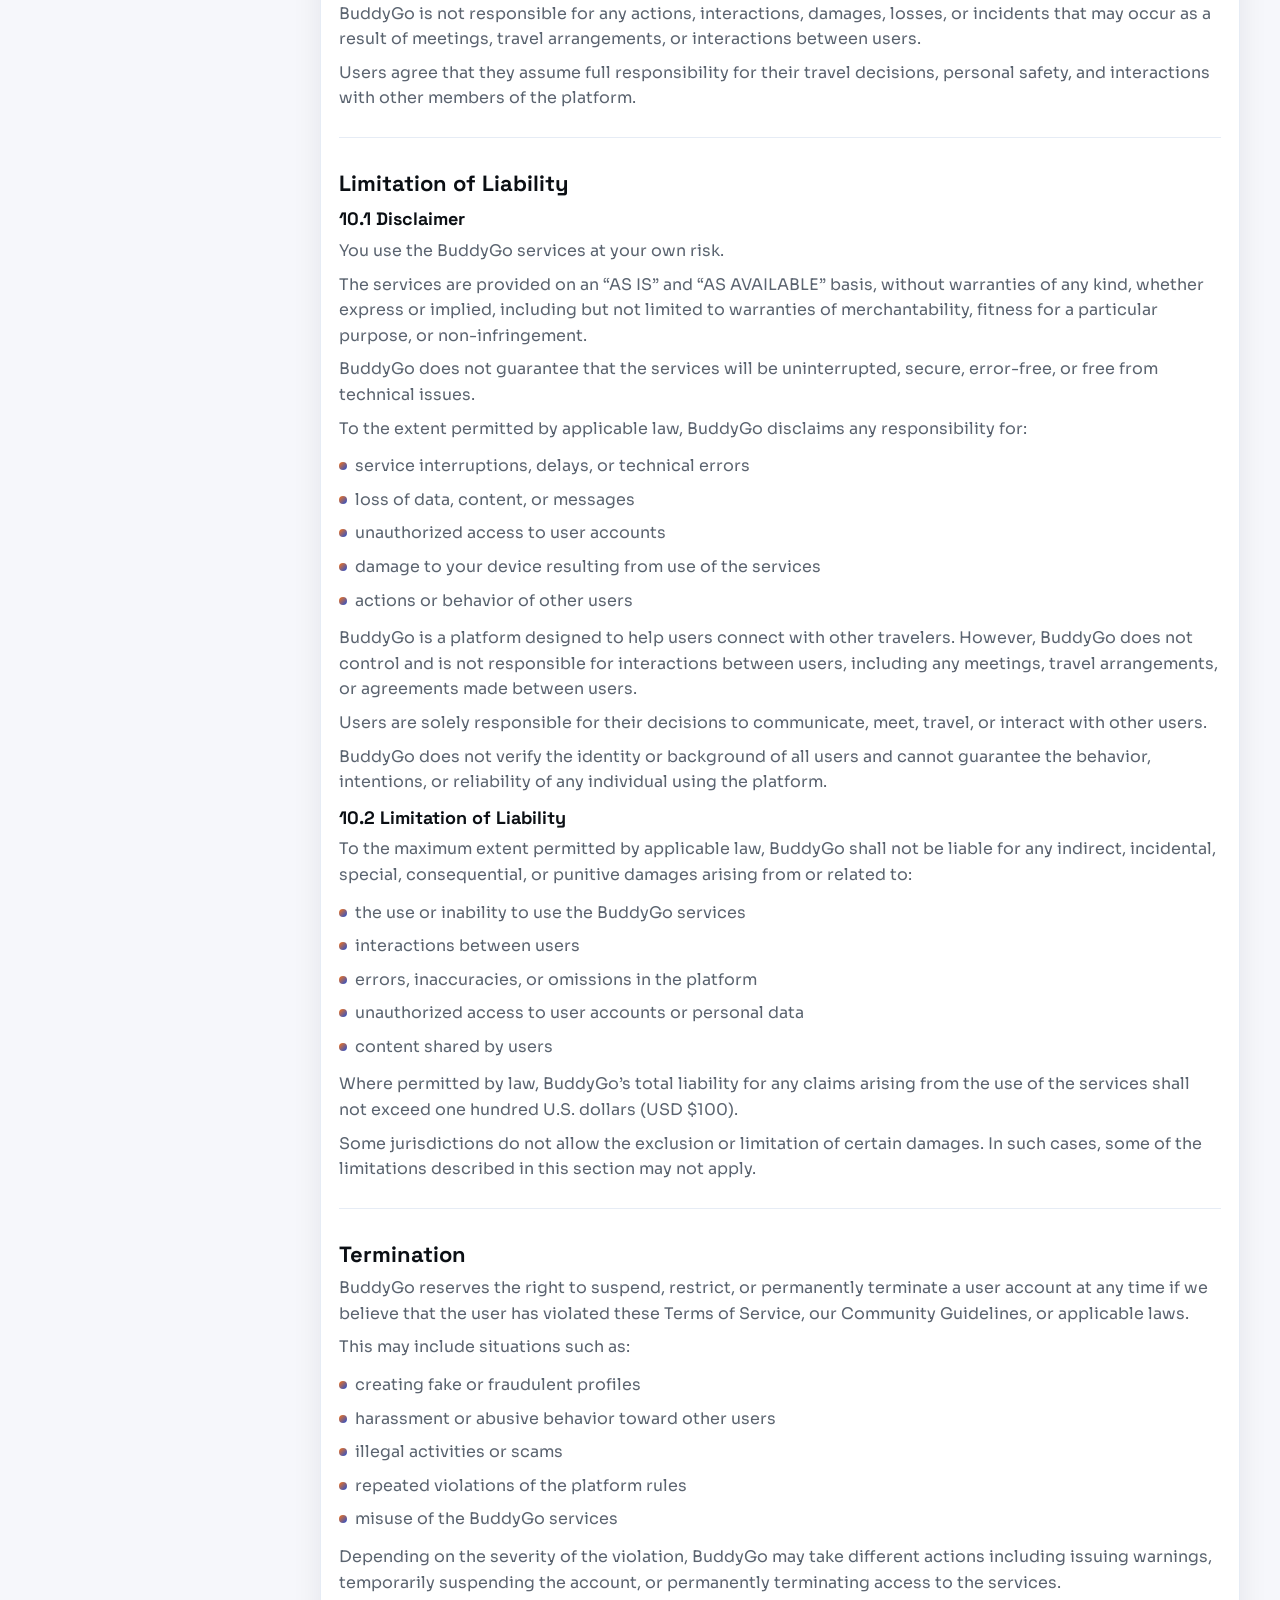
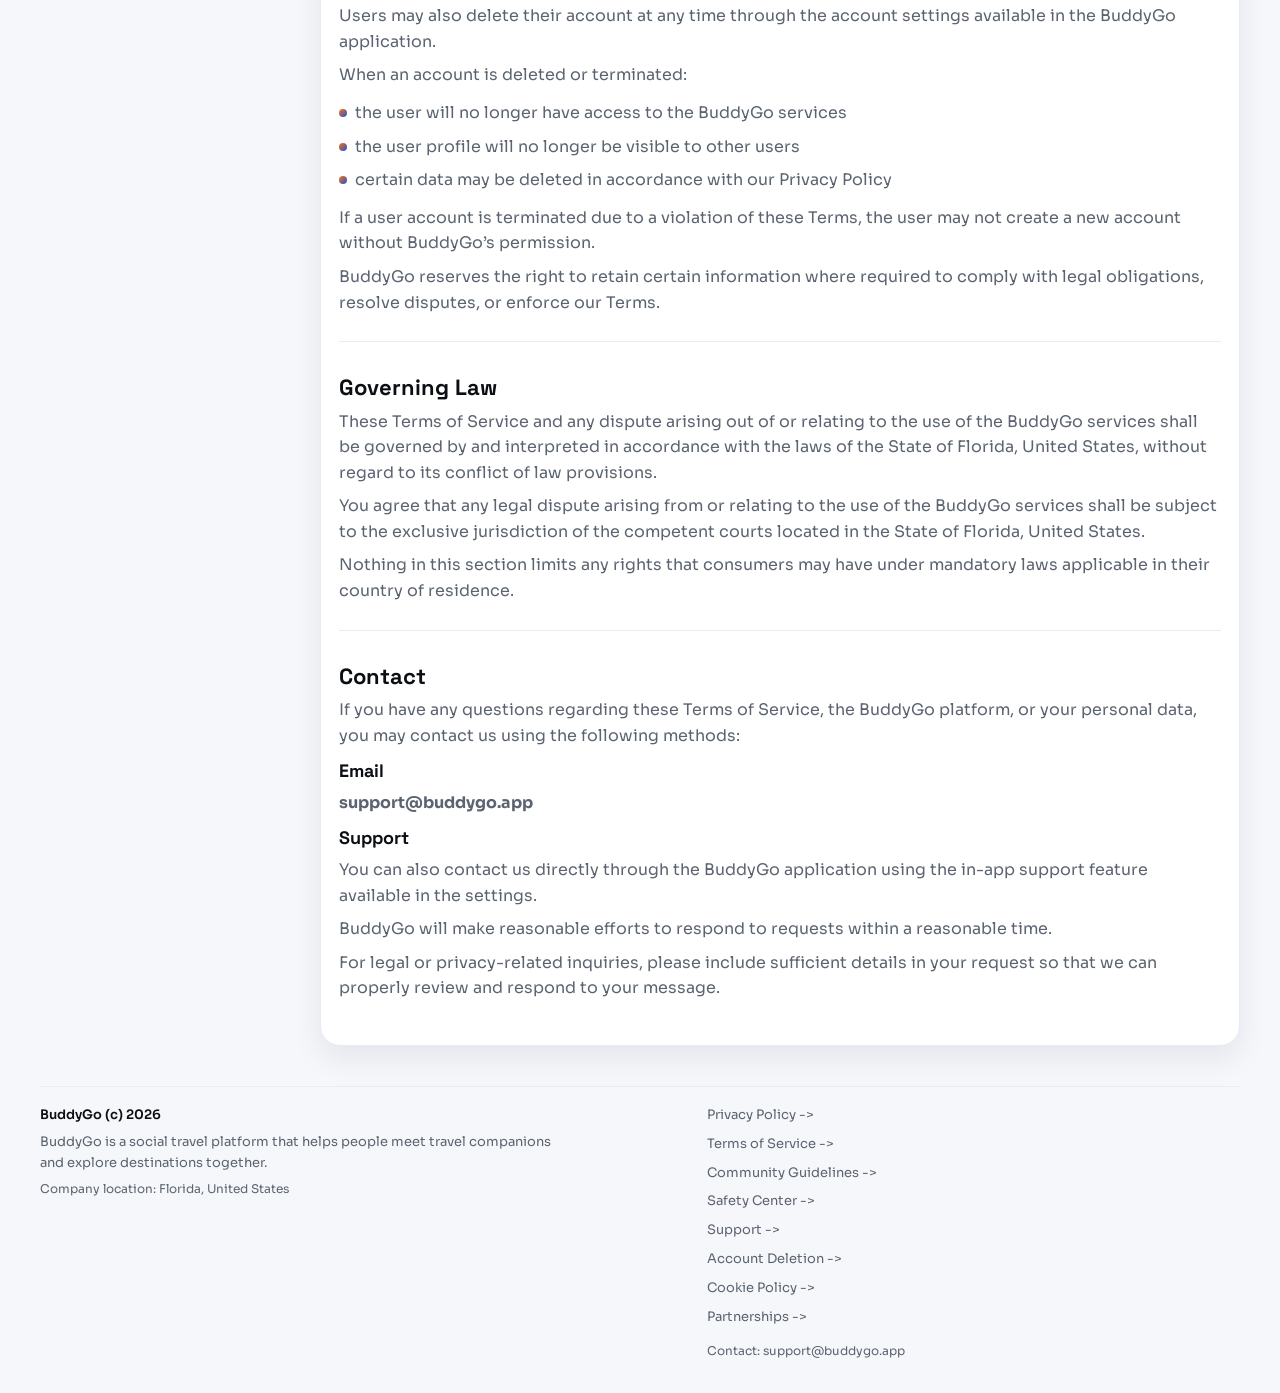
<file: terms.html>
﻿<!doctype html>
<html lang="en">
<head>
  <meta charset="utf-8" />
  <meta name="viewport" content="width=device-width, initial-scale=1" />
  <title>BuddyGo | Terms of Service</title>
  <link rel="stylesheet" href="style.css" />
  <script src="toc.js" defer></script>
</head>
<body>
  <header class="header">
    <div class="container">
      <div class="brand">
        <div class="logo" aria-hidden="true"></div>
        <div>
          <div class="brand-title">BuddyGo</div>
          <div class="note">Terms of Service</div>
        </div>
      </div>
                        <nav class="nav" aria-label="Navigation">
        <a href="index.html">Home</a>
        <a href="about.html">About</a>
        <details class="nav-dropdown ">
          <summary>Safety</summary>
          <div class="nav-menu">
            <a href="safety.html">Safety Tips</a>
            <a href="safety-center.html">Safety Center</a>
          </div>
        </details>
        <details class="nav-dropdown active">
          <summary>Legal</summary>
          <div class="nav-menu">
            <a href="privacy.html">Privacy Policy</a>
            <a href="terms.html">Terms of Service</a>
            <a href="community-guidelines.html">Community Guidelines</a>
            <a href="cookie-policy.html">Cookie Policy</a>
            <a href="delete-account.html">Account Deletion</a>
          </div>
        </details>
        <a href="support.html">Support</a>
      </nav>
    </div>
  </header>

  <main class="container">
    <section class="policy-hero">
      <div>
        <div class="kicker">Terms of Service</div>
        <h1 class="policy-title">Terms of Service</h1>
        <p class="policy-intro">These Terms of Service govern your access to and use of the BuddyGo application, website, and related services.</p>
      </div>
      <div class="policy-meta">
        <span>Last updated: March 2026</span>
      </div>
    </section>

    <section class="policy-layout">
      <aside class="policy-sidebar" aria-label="Terms of service table of contents">
        <div class="policy-toc">
          <h3>On this page</h3>
          <a href="#introduction">Introduction</a>
          <a href="#acceptance">1. Acceptance of the Terms</a>
          <a href="#creating-account">2. Creating Your Account</a>
          <a href="#services">3. Description of the Services</a>
          <a href="#user-content">4. User Content</a>
          <a href="#acceptable-use">5. Acceptable Use of the Services</a>
          <a href="#reporting">6. Reporting and Moderation</a>
          <a href="#intellectual-property">7. Intellectual Property</a>
          <a href="#premium-services">8. Premium Services and Purchases</a>
          <a href="#travel-responsibility">9. Travel Responsibility</a>
          <a href="#limitation">10. Limitation of Liability</a>
          <a href="#termination">11. Termination</a>
          <a href="#governing-law">12. Governing Law</a>
          <a href="#contact">13. Contact</a>
        </div>
      </aside>

      <div class="policy-content">
        <section id="introduction" class="policy-section">
          <h2>Introduction</h2>
          <p><strong>Last Update:</strong> March 10, 2026</p>
          <p><strong>WELCOME TO BUDDYGO</strong></p>
          <p>These Terms of Service (“Terms”) constitute a legally binding agreement between you and BuddyGo regarding your access to and use of the BuddyGo mobile application, website, and related services.</p>
          <p>BuddyGo is a social travel and discovery platform designed to help people explore destinations, meet new travel companions, and create meaningful connections through shared experiences.</p>
          <p>Through BuddyGo, users can create profiles, discover other travelers, match with people nearby, chat, and organize social travel experiences. BuddyGo may also offer premium features and travel-related advantages, including potential partnerships with hotels and travel partners that may provide exclusive benefits to certain users.</p>
          <p>BuddyGo is operated by BuddyGo, a company currently being established in the United States.</p>
          <p>By accessing or using the BuddyGo application or services, you agree to be bound by these Terms of Service. If you do not agree with these Terms, you should not access or use the BuddyGo services.</p>
          <p>These Terms apply to all users of the BuddyGo platform, including visitors, registered users, and premium members.</p>
        </section>

        <section id="acceptance" class="policy-section">
          <h2>Acceptance of the Terms</h2>
          <h3>1.1 Scope</h3>
          <p>These Terms of Service (“Terms”) govern your access to and use of the BuddyGo mobile application, website, and all related services, content, features, and products (collectively referred to as the “Services”).</p>
          <p>By accessing or using the BuddyGo Services, you agree to comply with these Terms, our Community Guidelines, and our Privacy Policy.</p>
          <p>We may update these Terms from time to time to reflect changes in our services, legal obligations, or business practices. When significant changes occur, we may notify users through appropriate means, such as an in-app notification or an update on our website.</p>
          <p>Your continued use of the BuddyGo Services after such updates constitutes your acceptance of the revised Terms.</p>
          <p>We encourage you to review these Terms periodically.</p>

          <h3>1.2 Who Can Use BuddyGo</h3>
          <p>You may create an account and use BuddyGo only if:</p>
          <ul class="list">
            <li>You are at least 18 years old;</li>
            <li>You have the legal capacity to enter into a binding agreement;</li>
            <li>You have not previously been banned or suspended from BuddyGo for violating these Terms or our Community Guidelines;</li>
            <li>You will use the BuddyGo platform in compliance with all applicable laws and regulations.</li>
          </ul>
          <p>BuddyGo may take reasonable steps to verify that users meet these requirements.</p>
          <p>If we determine or reasonably suspect that a user does not meet these conditions, we reserve the right to suspend or permanently terminate the account and restrict access to the Services.</p>
        </section>

        <section id="creating-account" class="policy-section">
          <h2>Creating Your Account</h2>
          <p>To use the BuddyGo application and access its features, you must create a user account.</p>
          <p>To create an account, you will be required to provide certain basic personal information as described in our Privacy Policy. This may include information such as your name, age, email address, and profile photo.</p>
          <p>Your profile photo must represent you and comply with our Community Guidelines.</p>
          <p>It is important that the information you provide when creating your account is accurate, complete, and up to date. Providing correct information helps us maintain a safe and trustworthy environment for all BuddyGo users.</p>
          <p>You may not create an account using false information or impersonate another person. Each user may only create and maintain one personal account.</p>
          <p>If your account has previously been suspended or terminated due to a violation of these Terms of Service or our Community Guidelines, you may not create a new account without our authorization.</p>
          <p>BuddyGo reserves the right to take reasonable measures to detect and prevent fraudulent accounts, fake profiles, or misuse of the platform. If we have reason to believe that an account violates these Terms, we may suspend or permanently terminate the account.</p>
          <p>You are responsible for maintaining the confidentiality of your login credentials and for securing access to your account. If you believe that your account has been compromised or accessed without authorization, you must notify us immediately at:</p>
          <p><strong>support@buddygo.app</strong></p>
        </section>

        <section id="services" class="policy-section">
          <h2>Description of the Services</h2>
          <p>Access to BuddyGo is generally free, with optional paid features.</p>
          <p>Creating a BuddyGo account and accessing the main features of the platform is free. BuddyGo allows users to discover new destinations, meet other travelers, connect with people nearby, and interact through features such as profiles, matches, and messaging.</p>
          <p>Users can create a profile, browse other profiles, connect with travelers, and communicate through the platform to organize social experiences or meet during their travels.</p>
          <p>BuddyGo may also provide optional premium features designed to enhance the user experience.</p>

          <h3>3.1 Premium Features and Subscriptions</h3>
          <p>BuddyGo may offer optional premium features or subscriptions that provide additional benefits within the platform.</p>
          <p>These features may include, for example:</p>
          <ul class="list">
            <li>increased profile visibility</li>
            <li>advanced discovery tools</li>
            <li>enhanced matching features</li>
            <li>access to exclusive travel offers or partnerships</li>
            <li>other premium tools designed to improve the travel experience</li>
          </ul>
          <p>The price, features, and conditions of any premium service will always be clearly displayed within the application before purchase.</p>
          <p>Subscriptions may automatically renew unless canceled before the renewal date. You can manage or cancel your subscription at any time through your device settings (Apple App Store or Google Play Store).</p>
          <p>All payments are processed by the application marketplace associated with your device (such as the Apple App Store or Google Play Store). BuddyGo does not collect or store your payment information.</p>
          <p>Refund policies are managed by the application store used for the purchase.</p>

          <h3>3.2 Travel Partnerships and Offers</h3>
          <p>BuddyGo may collaborate with travel-related partners such as hotels, accommodation providers, or travel service companies.</p>
          <p>Through these partnerships, certain users — including premium members — may receive access to special offers, discounts, or travel-related benefits.</p>
          <p>BuddyGo does not operate hotels, accommodations, transportation services, or travel agencies. Any agreements, reservations, or transactions with third-party partners are governed by the terms and policies of those third parties.</p>

          <h3>3.3 Availability of the Services</h3>
          <p>BuddyGo continuously works to improve and develop its services. As a result, certain features may be modified, updated, added, or removed at any time.</p>
          <p>We reserve the right to modify, suspend, or discontinue any part of the BuddyGo services without prior notice where reasonably necessary.</p>
          <p>Access to certain features may depend on factors such as location, device compatibility, or applicable laws and regulations.</p>
        </section>

        <section id="user-content" class="policy-section">
          <h2>User Content</h2>
          <p>Users may create, upload, share, or send content while using the BuddyGo services. This may include profile information, photos, messages, and other content shared through the platform (“User Content”).</p>
          <p>You retain ownership of the intellectual property rights in the content that you create and share on BuddyGo.</p>
          <p>However, by posting or sharing User Content on the BuddyGo platform, you grant BuddyGo a worldwide, non-exclusive, royalty-free license to host, store, reproduce, display, publish, and use such content solely for the purpose of operating, improving, and providing the BuddyGo services.</p>
          <p>This license allows us, for example, to display your profile information, photos, and content to other users of the platform and to operate features such as profile discovery and messaging.</p>
          <p>This license remains valid for as long as your content remains on the BuddyGo platform or as long as necessary to provide the services.</p>
          <p>You are solely responsible for the content that you upload, publish, or share on BuddyGo. You agree that your content must comply with our Community Guidelines and applicable laws.</p>
          <p>You may not upload or share content that:</p>
          <ul class="list">
            <li>infringes intellectual property rights</li>
            <li>violates the privacy or rights of others</li>
            <li>contains illegal, abusive, or harmful material</li>
            <li>promotes harassment, violence, or discrimination</li>
          </ul>
          <p>If you believe that content available on BuddyGo violates your copyright or other intellectual property rights, please contact us at:</p>
          <p><strong>support@buddygo.app</strong></p>
          <p>Users do not have any rights over content shared by other users and may not copy, distribute, or use such content for commercial purposes without authorization.</p>
          <p>BuddyGo reserves the right to remove or restrict access to any content that violates these Terms or our Community Guidelines.</p>
        </section>

        <section id="acceptable-use" class="policy-section">
          <h2>Acceptable Use of the Services</h2>
          <p>BuddyGo is designed to help people connect, explore destinations, and meet other travelers in a respectful and safe environment.</p>
          <p>When using the BuddyGo services, you agree to behave responsibly and to respect other users, applicable laws, and our Community Guidelines.</p>
          <p>You agree to comply with all applicable laws and regulations when using the BuddyGo platform.</p>
          <p>While accessing or using the Services, you agree not to:</p>
          <ul class="list">
            <li>send spam, unsolicited commercial communications, or promotional messages</li>
            <li>collect, scrape, or store personal data belonging to other users without their consent</li>
            <li>impersonate another person or create fake profiles</li>
            <li>post or share content that infringes the rights of others, including intellectual property rights</li>
            <li>publish content that is illegal, abusive, threatening, discriminatory, defamatory, violent, or sexually explicit</li>
            <li>harass, intimidate, threaten, or harm other users</li>
            <li>use another person’s name, image, or identity without permission</li>
            <li>interfere with or disrupt the operation of the BuddyGo services or attempt to bypass security measures</li>
            <li>use automated tools or bots to access or collect information from the platform</li>
            <li>use the BuddyGo services for illegal, fraudulent, or malicious activities</li>
          </ul>
          <p>Users must follow our Community Guidelines at all times when using the BuddyGo platform.</p>
          <p>BuddyGo reserves the right to review, remove, or restrict access to any content that violates these Terms, our Community Guidelines, or applicable laws.</p>
          <p>If a user violates these rules, BuddyGo may take appropriate actions, which may include:</p>
          <ul class="list">
            <li>issuing warnings</li>
            <li>removing content</li>
            <li>temporarily suspending the account</li>
            <li>permanently terminating the account</li>
          </ul>
          <p>In certain situations, BuddyGo may also report illegal activity to the appropriate authorities.</p>
          <p>Users are fully responsible for the content they create, upload, or share through the BuddyGo services.</p>
          <p>For safety and compliance purposes, BuddyGo may retain certain content for a limited period of time when necessary to investigate violations, resolve disputes, or comply with legal obligations.</p>
        </section>

        <section id="reporting" class="policy-section">
          <h2>Reporting and Moderation</h2>
          <h3>6.1 Our Commitment to Safety</h3>
          <p>BuddyGo is committed to maintaining a safe, respectful, and welcoming environment for all users.</p>
          <p>Although BuddyGo is not under a general obligation to monitor all content shared by users, we take reasonable measures to detect and address illegal, harmful, or inappropriate behavior on the platform.</p>
          <p>This may include content or conduct related to harassment, threats, hate speech, scams, illegal activities, or any behavior that violates our Community Guidelines or applicable laws.</p>
          <p>To help protect the community, BuddyGo may use a combination of automated systems and human moderation to review reports, detect suspicious activity, and take appropriate action when necessary.</p>
          <p>Our goal is to maintain a safe space where users can connect with other travelers and interact respectfully.</p>

          <h3>6.2 User Reporting Tools</h3>
          <p>To help us maintain a safe environment, users are encouraged to report any content or behavior that may violate our Terms of Service, Community Guidelines, or applicable laws.</p>
          <p>You can report a user, message, or profile directly through the BuddyGo application using the reporting tools available within the platform.</p>
          <p>When submitting a report, you may be asked to provide additional details or context to help us review the situation more accurately.</p>
          <p>All reports are reviewed as quickly as reasonably possible. Depending on the nature and severity of the violation, BuddyGo may take actions such as:</p>
          <ul class="list">
            <li>issuing a warning</li>
            <li>removing content</li>
            <li>restricting certain features</li>
            <li>suspending the account</li>
            <li>permanently banning the account</li>
          </ul>
          <p>In cases involving illegal activities or serious safety risks, BuddyGo may cooperate with law enforcement authorities when required by law.</p>
          <p>Misuse of the reporting system, including submitting false or malicious reports, is prohibited and may result in account suspension or termination.</p>
        </section>

        <section id="intellectual-property" class="policy-section">
          <h2>Intellectual Property</h2>
          <p>The BuddyGo name, logo, and trademarks are the exclusive property of BuddyGo. Any unauthorized use, reproduction, modification, or distribution of these elements is strictly prohibited without our prior written consent.</p>
          <p>BuddyGo owns or is licensed to use all intellectual property rights related to the Services, including but not limited to:</p>
          <ul class="list">
            <li>the BuddyGo name and brand</li>
            <li>logos, designs, graphics, and visual elements</li>
            <li>software, code, and technical infrastructure</li>
            <li>text, images, and platform content</li>
            <li>databases and application features</li>
          </ul>
          <p>These elements are protected by applicable intellectual property and copyright laws.</p>
          <p>BuddyGo grants you a limited, personal, non-exclusive, non-transferable, and revocable license to access and use the BuddyGo services for your personal and non-commercial use only.</p>
          <p>This license does not grant you any ownership rights over the BuddyGo platform, its technology, or its content.</p>
          <p>You may not, without our prior written permission:</p>
          <ul class="list">
            <li>reproduce, copy, or distribute any part of the BuddyGo services</li>
            <li>modify, adapt, or create derivative works from the platform</li>
            <li>sell, license, or commercially exploit the BuddyGo services or any of their components</li>
            <li>attempt to reverse engineer, decompile, or extract the source code of the application</li>
          </ul>
          <p>Any unauthorized use of the BuddyGo services or its intellectual property may result in legal action.</p>
        </section>

        <section id="premium-services" class="policy-section">
          <h2>Premium Services and Purchases</h2>
          <p>BuddyGo may offer optional premium features through subscriptions or in-app purchases that enhance the user experience on the platform.</p>
          <p>These premium features may include additional tools, enhanced discovery options, increased profile visibility, or access to special travel-related offers and benefits.</p>
          <p>The price, features, and conditions of any premium service will always be clearly displayed within the BuddyGo application before purchase. Prices may vary depending on your location, promotional offers, or subscription duration.</p>
          <p>Payments for premium services are processed by third-party providers such as the Apple App Store or Google Play Store. As a result, BuddyGo does not collect or store your payment card details.</p>
          <p>Subscriptions may automatically renew at the end of the subscription period unless canceled before the renewal date. You can manage or cancel your subscription at any time through your device settings associated with your Apple ID or Google account.</p>
          <p>Refund policies are managed by the platform through which the purchase was made (Apple App Store or Google Play Store), and BuddyGo does not control or process refund requests directly.</p>
          <p>BuddyGo reserves the right to modify, update, or discontinue certain premium features where reasonably necessary.</p>
        </section>

        <section id="travel-responsibility" class="policy-section">
          <h2>Travel Responsibility</h2>
          <p>BuddyGo is a social discovery platform designed to help users connect with other travelers and discover new destinations. BuddyGo does not organize trips, transportation, accommodations, activities, or in-person meetings between users.</p>
          <p>Any travel plans, meetings, or activities arranged between users are entirely the responsibility of the individuals involved.</p>
          <p>Users are responsible for making their own decisions regarding travel, meetings, and interactions with other users. BuddyGo does not verify the accuracy of all user-provided information and cannot guarantee the identity, intentions, or behavior of other users.</p>
          <p>Users should always exercise caution and good judgment when interacting with others, especially when meeting in person or sharing personal information.</p>
          <p>BuddyGo is not responsible for any actions, interactions, damages, losses, or incidents that may occur as a result of meetings, travel arrangements, or interactions between users.</p>
          <p>Users agree that they assume full responsibility for their travel decisions, personal safety, and interactions with other members of the platform.</p>
        </section>

        <section id="limitation" class="policy-section">
          <h2>Limitation of Liability</h2>
          <h3>10.1 Disclaimer</h3>
          <p>You use the BuddyGo services at your own risk.</p>
          <p>The services are provided on an “AS IS” and “AS AVAILABLE” basis, without warranties of any kind, whether express or implied, including but not limited to warranties of merchantability, fitness for a particular purpose, or non-infringement.</p>
          <p>BuddyGo does not guarantee that the services will be uninterrupted, secure, error-free, or free from technical issues.</p>
          <p>To the extent permitted by applicable law, BuddyGo disclaims any responsibility for:</p>
          <ul class="list">
            <li>service interruptions, delays, or technical errors</li>
            <li>loss of data, content, or messages</li>
            <li>unauthorized access to user accounts</li>
            <li>damage to your device resulting from use of the services</li>
            <li>actions or behavior of other users</li>
          </ul>
          <p>BuddyGo is a platform designed to help users connect with other travelers. However, BuddyGo does not control and is not responsible for interactions between users, including any meetings, travel arrangements, or agreements made between users.</p>
          <p>Users are solely responsible for their decisions to communicate, meet, travel, or interact with other users.</p>
          <p>BuddyGo does not verify the identity or background of all users and cannot guarantee the behavior, intentions, or reliability of any individual using the platform.</p>

          <h3>10.2 Limitation of Liability</h3>
          <p>To the maximum extent permitted by applicable law, BuddyGo shall not be liable for any indirect, incidental, special, consequential, or punitive damages arising from or related to:</p>
          <ul class="list">
            <li>the use or inability to use the BuddyGo services</li>
            <li>interactions between users</li>
            <li>errors, inaccuracies, or omissions in the platform</li>
            <li>unauthorized access to user accounts or personal data</li>
            <li>content shared by users</li>
          </ul>
          <p>Where permitted by law, BuddyGo’s total liability for any claims arising from the use of the services shall not exceed one hundred U.S. dollars (USD $100).</p>
          <p>Some jurisdictions do not allow the exclusion or limitation of certain damages. In such cases, some of the limitations described in this section may not apply.</p>
        </section>

        <section id="termination" class="policy-section">
          <h2>Termination</h2>
          <p>BuddyGo reserves the right to suspend, restrict, or permanently terminate a user account at any time if we believe that the user has violated these Terms of Service, our Community Guidelines, or applicable laws.</p>
          <p>This may include situations such as:</p>
          <ul class="list">
            <li>creating fake or fraudulent profiles</li>
            <li>harassment or abusive behavior toward other users</li>
            <li>illegal activities or scams</li>
            <li>repeated violations of the platform rules</li>
            <li>misuse of the BuddyGo services</li>
          </ul>
          <p>Depending on the severity of the violation, BuddyGo may take different actions including issuing warnings, temporarily suspending the account, or permanently terminating access to the services.</p>
          <p>Users may also delete their account at any time through the account settings available in the BuddyGo application.</p>
          <p>When an account is deleted or terminated:</p>
          <ul class="list">
            <li>the user will no longer have access to the BuddyGo services</li>
            <li>the user profile will no longer be visible to other users</li>
            <li>certain data may be deleted in accordance with our Privacy Policy</li>
          </ul>
          <p>If a user account is terminated due to a violation of these Terms, the user may not create a new account without BuddyGo’s permission.</p>
          <p>BuddyGo reserves the right to retain certain information where required to comply with legal obligations, resolve disputes, or enforce our Terms.</p>
        </section>

        <section id="governing-law" class="policy-section">
          <h2>Governing Law</h2>
          <p>These Terms of Service and any dispute arising out of or relating to the use of the BuddyGo services shall be governed by and interpreted in accordance with the laws of the State of Florida, United States, without regard to its conflict of law provisions.</p>
          <p>You agree that any legal dispute arising from or relating to the use of the BuddyGo services shall be subject to the exclusive jurisdiction of the competent courts located in the State of Florida, United States.</p>
          <p>Nothing in this section limits any rights that consumers may have under mandatory laws applicable in their country of residence.</p>
        </section>

        <section id="contact" class="policy-section">
          <h2>Contact</h2>
          <p>If you have any questions regarding these Terms of Service, the BuddyGo platform, or your personal data, you may contact us using the following methods:</p>

          <h3>Email</h3>
          <p><strong>support@buddygo.app</strong></p>

          <h3>Support</h3>
          <p>You can also contact us directly through the BuddyGo application using the in-app support feature available in the settings.</p>
          <p>BuddyGo will make reasonable efforts to respond to requests within a reasonable time.</p>
          <p>For legal or privacy-related inquiries, please include sufficient details in your request so that we can properly review and respond to your message.</p>
        </section>
      </div>
    </section>

                <footer class="site-footer">
      <div class="footer-grid">
        <div>
          <div class="footer-brand">BuddyGo (c) 2026</div>
          <p class="footer-text">BuddyGo is a social travel platform that helps people meet travel companions and explore destinations together.</p>
          <p class="footer-meta">Company location: Florida, United States</p>
        </div>
        <div class="footer-links">
          <a href="privacy.html">Privacy Policy -></a>
          <a href="terms.html">Terms of Service -></a>
          <a href="community-guidelines.html">Community Guidelines -></a>
          <a href="safety-center.html">Safety Center -></a>
          <a href="support.html">Support -></a>
          <a href="delete-account.html">Account Deletion -></a>
          <a href="cookie-policy.html">Cookie Policy -></a>
          <a href="partnerships.html">Partnerships -></a>
          <div class="footer-contact">Contact: <a href="mailto:support@buddygo.app">support@buddygo.app</a></div>
        </div>
      </div>
    </footer>
  </main>
</body>
</html>
</file>
<file: style.css>
﻿/* BuddyGo Legal & Support – Mobile-first */
@import url('https://fonts.googleapis.com/css2?family=Space+Grotesk:wght@400;500;600;700&family=Sora:wght@300;400;500;600&display=swap');

:root {
  --bg: #f6f7fb;
  --surface: #ffffff;
  --ink: #0b0f14;
  --muted: #5b6470;
  --orange: #fa7314;
  --orange-soft: #ffe7d2;
  --blue: #1e50d7;
  --blue-soft: #e2e9ff;
  --line: #e6ecf5;
  --shadow: 0 12px 30px rgba(10, 22, 40, 0.08);
  --radius: 16px;
  --radius-sm: 12px;
}

* { box-sizing: border-box; }

html, body {
  margin: 0;
  padding: 0;
  background: var(--bg);
  color: var(--ink);
  font-family: 'Sora', system-ui, -apple-system, Segoe UI, sans-serif;
  line-height: 1.6;
  scroll-behavior: smooth;
}

a { color: inherit; text-decoration: none; }

img { max-width: 100%; display: block; }

.container {
  width: min(1200px, 94vw);
  margin: 0 auto;
}

.header {
  position: sticky;
  top: 0;
  z-index: 10;
  background: rgba(255, 255, 255, 0.88);
  backdrop-filter: blur(10px);
  border-bottom: 1px solid var(--line);
}

.brand {
  display: flex;
  align-items: center;
  gap: 12px;
  padding: 16px 0 8px 0;
}

.logo {
  width: 44px;
  height: 44px;
  border-radius: 14px;
  background: url('assets/buddygo-logo.png') center/contain no-repeat;
  box-shadow: 0 8px 18px rgba(30, 91, 255, 0.18);
}

.brand-title {
  font-family: 'Space Grotesk', system-ui, sans-serif;
  font-weight: 700;
  font-size: 26px;
  letter-spacing: -0.7px;
}

.note {
  font-size: 12px;
  color: var(--muted);
  margin-top: 2px;
}

.nav {
  display: flex;
  flex-wrap: wrap;
  gap: 8px;
  padding: 6px 0 16px 0;
  align-items: center;
}

.nav a {
  height: 42px;
  line-height: 42px;
  padding: 0 16px;
  border-radius: 10px;
  background: var(--surface);
  border: 1px solid var(--line);
  font-size: 14px;
  color: var(--muted);
  white-space: nowrap;
  text-align: center;
}

.nav a.active {
  color: var(--ink);
  border-color: rgba(30, 91, 255, 0.35);
  background: linear-gradient(135deg, rgba(255, 122, 24, 0.12), rgba(30, 91, 255, 0.12));
}

.nav-dropdown {
  position: relative;
}

.nav-dropdown > summary {
  list-style: none;
  cursor: pointer;
  height: 42px;
  line-height: 42px;
  padding: 0 16px;
  border-radius: 10px;
  background: var(--surface);
  border: 1px solid var(--line);
  font-size: 14px;
  color: var(--muted);
  user-select: none;
}

.nav-dropdown > summary::-webkit-details-marker {
  display: none;
}

.nav-dropdown.active > summary,
.nav-dropdown[open] > summary {
  color: var(--ink);
  border-color: rgba(30, 91, 255, 0.35);
  background: linear-gradient(135deg, rgba(255, 122, 24, 0.12), rgba(30, 91, 255, 0.12));
}

.nav-menu {
  position: absolute;
  top: calc(100% + 8px);
  left: 0;
  min-width: 220px;
  background: var(--surface);
  border: 1px solid var(--line);
  border-radius: 12px;
  padding: 8px;
  box-shadow: var(--shadow);
  display: grid;
  gap: 6px;
  z-index: 20;
}

.nav-menu a {
  height: auto;
  line-height: 1.4;
  padding: 8px 10px;
  border-radius: 8px;
  border: 1px solid transparent;
  background: transparent;
  text-align: left;
}

.nav-menu a:hover,
.nav-menu a:focus {
  border-color: rgba(30, 91, 255, 0.25);
  background: linear-gradient(135deg, rgba(255, 122, 24, 0.08), rgba(30, 91, 255, 0.08));
  color: var(--ink);
}

.hero {
  padding: 32px 0 24px 0;
}

.kicker {
  font-size: 13px;
  text-transform: uppercase;
  letter-spacing: 0.12em;
  color: var(--blue);
  font-weight: 600;
}

h1, h2, h3 {
  font-family: 'Space Grotesk', system-ui, sans-serif;
  line-height: 1.2;
  margin: 12px 0 8px 0;
}

h1 { font-size: 28px; }

h2 { font-size: 22px; margin-top: 24px; }

h3 { font-size: 18px; margin-top: 20px; }

p { margin: 8px 0; color: var(--muted); }

.card-grid {
  display: grid;
  gap: 16px;
  margin: 16px 0 32px 0;
}

.card {
  background: var(--surface);
  border: 1px solid var(--line);
  border-radius: var(--radius);
  padding: 16px;
  box-shadow: var(--shadow);
}

.card h3 { margin-top: 0; }

.badge {
  display: inline-block;
  padding: 6px 10px;
  border-radius: 999px;
  background: rgba(30, 91, 255, 0.12);
  color: var(--blue);
  font-size: 12px;
  font-weight: 600;
  letter-spacing: 0.04em;
}

.section {
  background: var(--surface);
  border: 1px solid var(--line);
  border-radius: var(--radius);
  padding: 18px;
  margin: 16px 0;
  box-shadow: var(--shadow);
}

.list {
  display: grid;
  gap: 8px;
  margin: 12px 0;
  padding: 0;
  list-style: none;
}

.list li {
  padding-left: 16px;
  position: relative;
  color: var(--muted);
}

.list li::before {
  content: '';
  position: absolute;
  left: 0;
  top: 9px;
  width: 8px;
  height: 8px;
  border-radius: 50%;
  background: linear-gradient(135deg, var(--orange), var(--blue));
}

.callout {
  background: linear-gradient(135deg, rgba(255, 122, 24, 0.12), rgba(30, 91, 255, 0.12));
  border: 1px solid rgba(30, 91, 255, 0.25);
  border-radius: var(--radius-sm);
  padding: 14px;
  color: var(--ink);
  margin: 12px 0;
}

.footer {
  margin: 32px 0 40px 0;
  padding-top: 16px;
  border-top: 1px solid var(--line);
  color: var(--muted);
  font-size: 14px;
}

.site-footer {
  margin: 40px 0 32px 0;
  padding-top: 18px;
  border-top: 1px solid var(--line);
  color: var(--muted);
  font-size: 13px;
}

.footer-grid {
  display: grid;
  gap: 16px;
  align-items: start;
}

.footer-brand {
  font-weight: 600;
  color: var(--ink);
  margin-bottom: 6px;
}

.footer-text {
  margin: 0;
  max-width: 520px;
}

.footer-meta {
  margin: 6px 0 0 0;
  font-size: 12px;
  color: var(--muted);
}

.footer-links {
  display: grid;
  gap: 8px;
  justify-items: start;
}

.footer-links a {
  color: var(--muted);
}

.footer-contact {
  margin-top: 6px;
  font-size: 12px;
  color: var(--muted);
}

.tag-row {
  display: flex;
  flex-wrap: wrap;
  gap: 8px;
  margin: 12px 0;
}

.tag {
  background: #0b0f14;
  color: #fff;
  padding: 6px 10px;
  border-radius: 999px;
  font-size: 12px;
}

.hero-panel {
  border-radius: 20px;
  padding: 18px;
  background: radial-gradient(circle at top left, rgba(255, 122, 24, 0.2), transparent 55%),
    radial-gradient(circle at bottom right, rgba(30, 91, 255, 0.2), transparent 55%),
    var(--surface);
  border: 1px solid var(--line);
  box-shadow: var(--shadow);
}


/* Home hero */
.hero-home {
  position: relative;
  padding: 32px 0 40px 0;
}

.hero-home::before {
  content: '';
  position: absolute;
  inset: -20% -10% auto -10%;
  height: 320px;
  background: radial-gradient(circle at top left, rgba(255, 122, 24, 0.25), transparent 55%),
    radial-gradient(circle at top right, rgba(30, 91, 255, 0.2), transparent 55%);
  z-index: -1;
}

.hero-layout {
  display: grid;
  gap: 24px;
}

.hero-title {
  font-size: 30px;
  letter-spacing: -0.6px;
}

.hero-subtitle {
  font-size: 16px;
  color: var(--muted);
}

.cta-row {
  display: flex;
  flex-wrap: wrap;
  gap: 12px;
  margin-top: 16px;
}

.btn {
  padding: 12px 16px;
  border-radius: 999px;
  border: 1px solid var(--line);
  background: var(--surface);
  font-weight: 600;
  font-size: 14px;
  box-shadow: var(--shadow);
}

.btn.primary {
  background: linear-gradient(135deg, var(--orange), var(--blue));
  color: #fff;
  border: none;
}

.hero-card {
  background: linear-gradient(180deg, #ffffff 0%, #fdf6ee 100%);
  border-radius: 24px;
  padding: 18px;
  border: 1px solid rgba(255, 122, 24, 0.25);
  box-shadow: 0 18px 40px rgba(20, 38, 70, 0.12);
}

.hero-card .chip {
  display: inline-flex;
  align-items: center;
  gap: 8px;
  padding: 8px 12px;
  border-radius: 999px;
  background: var(--blue-soft);
  color: var(--blue);
  font-size: 12px;
  font-weight: 600;
}

.hero-card .card-title {
  font-size: 20px;
  margin-top: 12px;
}

.hero-card .card-metric {
  display: flex;
  align-items: center;
  justify-content: space-between;
  margin-top: 12px;
  padding: 10px 12px;
  background: #fff;
  border-radius: 12px;
  border: 1px solid var(--line);
}

.hero-card .card-metric span {
  font-size: 13px;
  color: var(--muted);
}

.hero-card .pill {
  background: var(--orange-soft);
  color: #b44a00;
  padding: 4px 10px;
  border-radius: 999px;
  font-size: 12px;
  font-weight: 600;
}

.home-grid {
  display: grid;
  gap: 16px;
}

.home-card {
  background: var(--surface);
  border-radius: 18px;
  padding: 16px;
  border: 1px solid var(--line);
  box-shadow: var(--shadow);
  position: relative;
  overflow: hidden;
}

.home-card::after {
  content: '';
  position: absolute;
  top: -40px;
  right: -30px;
  width: 120px;
  height: 120px;
  background: radial-gradient(circle, rgba(255, 122, 24, 0.18), transparent 70%);
}

.home-card h3 {
  margin-top: 8px;
}

.home-card p {
  margin-bottom: 0;
}

.section-title {
  display: flex;
  align-items: center;
  justify-content: space-between;
  gap: 16px;
}

.section-title span {
  font-size: 13px;
  color: var(--muted);
}

/* New home landing */
.home-hero {
  position: relative;
  padding: 40px 0 24px 0;
}

.home-hero::before {
  content: '';
  position: absolute;
  inset: -20% -10% auto -10%;
  height: 340px;
  background: radial-gradient(circle at top left, rgba(255, 122, 24, 0.25), transparent 60%),
    radial-gradient(circle at top right, rgba(30, 91, 255, 0.2), transparent 60%);
  z-index: -1;
}

.home-hero-grid {
  display: grid;
  gap: 26px;
  align-items: center;
}

.home-title {
  font-size: 34px;
  letter-spacing: -0.8px;
  margin-bottom: 8px;
}

.home-lede {
  font-size: 16px;
  color: var(--muted);
  max-width: 560px;
}

.home-visual {
  position: relative;
  min-height: 300px;
  display: grid;
  place-items: center;
}

.app-mockup {
  width: min(340px, 86vw);
  height: 520px;
  border-radius: 36px;
  background: #0b1222;
  padding: 14px;
  box-shadow: 0 24px 48px rgba(10, 22, 40, 0.25);
  position: relative;
}

.mockup-notch {
  width: 140px;
  height: 22px;
  border-radius: 999px;
  background: #0b0f14;
  margin: 0 auto 12px auto;
}

.mockup-screen {
  height: calc(100% - 34px);
  border-radius: 28px;
  background: linear-gradient(180deg, #fff4ec 0%, #eef3ff 100%);
  padding: 18px;
  display: grid;
  gap: 12px;
}

.mockup-header {
  display: flex;
  align-items: center;
  gap: 8px;
  font-weight: 600;
  color: var(--blue);
}

.mockup-dot {
  width: 36px;
  height: 36px;
  border-radius: 14px;
  background: linear-gradient(135deg, var(--orange), var(--blue));
}

.mockup-title {
  font-size: 14px;
}

.mockup-card {
  background: #fff;
  border-radius: 16px;
  padding: 12px 14px;
  border: 1px solid var(--line);
  box-shadow: 0 10px 20px rgba(10, 22, 40, 0.08);
  color: var(--ink);
  display: grid;
  gap: 4px;
}

.mockup-card span {
  color: var(--muted);
  font-size: 13px;
}

.mockup-card.alt {
  background: #ffe9d4;
  border-color: rgba(255, 122, 24, 0.25);
}

.home-section {
  margin: 28px 0;
}

.section-header h2 {
  margin-bottom: 6px;
}

.section-header p {
  margin: 0;
  color: var(--muted);
}

.home-steps {
  display: grid;
  gap: 16px;
  margin-top: 16px;
}

.step-card {
  background: var(--surface);
  border: 1px solid var(--line);
  border-radius: 18px;
  padding: 18px;
  box-shadow: var(--shadow);
}

.step-label {
  font-weight: 600;
  color: var(--ink);
  margin-bottom: 8px;
}

.why-cards {
  display: grid;
  gap: 16px;
  margin-top: 16px;
}

.why-card {
  background: var(--surface);
  border: 1px solid var(--line);
  border-radius: 18px;
  padding: 18px;
  box-shadow: var(--shadow);
}

.why-card h3 {
  margin-top: 0;
  margin-bottom: 6px;
}

.why-card p {
  margin: 0;
}

.benefits-panel,
.benefits-section {
  display: grid;
  gap: 16px;
  align-items: center;
  padding: 24px;
  border-radius: 22px;
  background: linear-gradient(135deg, rgba(30, 91, 255, 0.12), rgba(255, 122, 24, 0.12));
  border: 1px solid rgba(30, 91, 255, 0.2);
  box-shadow: var(--shadow);
}

.benefits-note {
  color: var(--muted);
  margin-top: 6px;
}

.benefits-badge {
  width: fit-content;
  padding: 6px 12px;
  border-radius: 999px;
  background: var(--blue);
  color: #fff;
  font-weight: 600;
}

.trust-strip {
  display: flex;
  flex-wrap: wrap;
  gap: 10px;
  padding: 18px;
  border-radius: 18px;
  background: var(--surface);
  border: 1px dashed rgba(30, 80, 215, 0.25);
  box-shadow: var(--shadow);
}

.trust-chip {
  padding: 8px 12px;
  border-radius: 999px;
  background: rgba(30, 80, 215, 0.08);
  color: var(--ink);
  font-weight: 600;
  font-size: 13px;
}

.safety-strip {
  display: grid;
  gap: 16px;
  align-items: center;
  padding: 20px 22px;
  border-radius: 20px;
  background: var(--surface);
  border: 1px solid var(--line);
  box-shadow: var(--shadow);
}

.safety-strip.strong {
  background: linear-gradient(135deg, rgba(30, 80, 215, 0.12), rgba(250, 115, 20, 0.12));
  border-color: rgba(30, 80, 215, 0.2);
}

.story-panel {
  padding: 26px;
  border-radius: 22px;
  background: radial-gradient(circle at 20% 20%, rgba(255, 122, 24, 0.18), transparent 55%),
    radial-gradient(circle at 80% 60%, rgba(30, 91, 255, 0.18), transparent 55%),
    var(--surface);
  border: 1px solid var(--line);
  box-shadow: var(--shadow);
}

.final-cta {
  display: grid;
  gap: 16px;
  align-items: center;
  padding: 24px;
  border-radius: 22px;
  background: #0b0f14;
  color: #fff;
}

.final-cta p {
  color: rgba(255, 255, 255, 0.75);
}

.final-cta .btn {
  background: #fff;
  color: #0b0f14;
  border: none;
}

.final-cta .btn.primary {
  background: linear-gradient(135deg, var(--orange), var(--blue));
  color: #fff;
}

.partnerships-card {
  background: linear-gradient(135deg, rgba(30, 80, 215, 0.08), rgba(250, 115, 20, 0.08));
  border: 1px solid rgba(30, 80, 215, 0.18);
}

/* Privacy layout */
.policy-hero {
  display: grid;
  gap: 16px;
  padding: 28px 0 12px 0;
}

.policy-title {
  font-size: 32px;
  margin: 10px 0 6px 0;
}

.policy-intro {
  font-size: 16px;
  max-width: 720px;
}

.policy-meta {
  display: inline-flex;
  align-items: center;
  padding: 8px 12px;
  border-radius: 999px;
  background: var(--blue-soft);
  color: var(--blue);
  font-size: 12px;
  font-weight: 600;
  width: fit-content;
}

.policy-layout {
  display: grid;
  gap: 20px;
  margin-top: 12px;
}

.policy-sidebar {
  position: relative;
}

.policy-toc {
  background: var(--surface);
  border: 1px solid var(--line);
  border-radius: 18px;
  padding: 16px;
  box-shadow: var(--shadow);
  display: grid;
  gap: 8px;
}

.policy-toc h3 {
  margin: 0 0 6px 0;
}

.policy-toc a {
  padding: 8px 10px;
  border-radius: 10px;
  color: var(--muted);
  border: 1px solid transparent;
  font-size: 14px;
}

.policy-toc a:hover,
.policy-toc a:focus {
  color: var(--ink);
  border-color: rgba(30, 91, 255, 0.25);
  background: linear-gradient(135deg, rgba(255, 122, 24, 0.12), rgba(30, 91, 255, 0.12));
}

.policy-toc a.is-active {
  color: var(--ink);
  border-color: rgba(30, 91, 255, 0.4);
  background: linear-gradient(135deg, rgba(255, 122, 24, 0.18), rgba(30, 91, 255, 0.18));
  box-shadow: 0 10px 20px rgba(30, 91, 255, 0.08);
}

.policy-content {
  background: var(--surface);
  border: 1px solid var(--line);
  border-radius: 20px;
  padding: 18px;
  box-shadow: var(--shadow);
}

.policy-content--flat {
  background: transparent;
  border: none;
  box-shadow: none;
  padding: 0;
}

.policy-section {
  padding: 8px 0 18px 0;
  border-bottom: 1px solid var(--line);
  scroll-margin-top: 120px;
}

.policy-section:last-child {
  border-bottom: none;
}

.policy-section h3 {
  margin-top: 12px;
}

/* About page */
body.about-page {
  background: radial-gradient(circle at top left, rgba(255, 122, 24, 0.08), transparent 50%),
    radial-gradient(circle at top right, rgba(30, 91, 255, 0.08), transparent 55%),
    var(--bg);
}

.about-hero {
  display: grid;
  gap: 24px;
  padding: 32px 0 12px 0;
}

.about-hero h1 {
  font-size: 34px;
  letter-spacing: -0.8px;
  margin-bottom: 12px;
}

.about-lede {
  font-size: 16px;
  color: var(--muted);
  max-width: 680px;
}

.about-visual {
  position: relative;
  min-height: 240px;
  border-radius: 26px;
  padding: 24px;
  background: radial-gradient(circle at 20% 20%, rgba(255, 122, 24, 0.3), transparent 50%),
    radial-gradient(circle at 80% 80%, rgba(30, 91, 255, 0.25), transparent 55%),
    var(--surface);
  border: 1px solid var(--line);
  box-shadow: var(--shadow);
  overflow: hidden;
}

.about-visual .about-orbit {
  position: absolute;
  inset: 20px;
  border-radius: 999px;
  border: 1px dashed rgba(30, 91, 255, 0.3);
}

.about-visual .about-pin {
  position: absolute;
  width: 14px;
  height: 14px;
  border-radius: 50%;
  background: var(--blue);
  box-shadow: 0 0 0 6px rgba(30, 91, 255, 0.15);
}

.about-visual .about-pin.orange {
  background: var(--orange);
  box-shadow: 0 0 0 6px rgba(255, 122, 24, 0.18);
}

.about-visual .about-pin.one { top: 28px; left: 40px; }
.about-visual .about-pin.two { bottom: 40px; right: 60px; }
.about-visual .about-pin.three { top: 50%; left: 65%; }

.about-visual .about-card {
  position: absolute;
  right: 24px;
  bottom: 24px;
  background: rgba(255, 255, 255, 0.9);
  border-radius: 16px;
  border: 1px solid var(--line);
  padding: 12px 14px;
  font-size: 13px;
  color: var(--muted);
  box-shadow: 0 10px 20px rgba(10, 22, 40, 0.12);
}

.about-stream {
  display: grid;
  gap: 22px;
  margin: 12px 0 32px 0;
}

.about-item {
  display: grid;
  gap: 6px;
  padding-left: 16px;
  border-left: 2px solid rgba(30, 91, 255, 0.18);
}

.about-item h2 {
  margin: 0;
  font-size: 22px;
}

.about-item p {
  margin: 0;
}

.about-cta {
  display: flex;
  flex-wrap: wrap;
  gap: 12px;
  margin-top: 18px;
}

.about-quote {
  font-size: 18px;
  font-weight: 600;
  color: var(--ink);
  margin-top: 12px;
}

/* Safety center page */
body.safety-center {
  background: radial-gradient(circle at 10% 10%, rgba(30, 91, 255, 0.1), transparent 45%),
    radial-gradient(circle at 90% 0%, rgba(255, 122, 24, 0.08), transparent 50%),
    var(--bg);
}

.safety-hero {
  display: grid;
  gap: 24px;
  padding: 32px 0 12px 0;
}

.safety-hero h1 {
  font-size: 34px;
  letter-spacing: -0.8px;
  margin-bottom: 10px;
}

.safety-lede {
  font-size: 16px;
  color: var(--muted);
  max-width: 700px;
}

.safety-badge {
  display: inline-flex;
  align-items: center;
  gap: 8px;
  padding: 8px 12px;
  border-radius: 999px;
  background: rgba(30, 91, 255, 0.12);
  color: var(--blue);
  font-size: 12px;
  font-weight: 600;
}

.safety-visual {
  position: relative;
  min-height: 240px;
  border-radius: 26px;
  padding: 24px;
  background: radial-gradient(circle at 15% 20%, rgba(30, 91, 255, 0.3), transparent 50%),
    radial-gradient(circle at 80% 70%, rgba(255, 122, 24, 0.25), transparent 55%),
    var(--surface);
  border: 1px solid var(--line);
  box-shadow: var(--shadow);
  overflow: hidden;
}

.safety-visual .shield {
  position: absolute;
  inset: 24px 28px auto auto;
  width: 120px;
  height: 120px;
  border-radius: 24px;
  background: linear-gradient(135deg, rgba(30, 91, 255, 0.22), rgba(255, 122, 24, 0.22));
  border: 1px solid rgba(30, 91, 255, 0.2);
  box-shadow: 0 14px 30px rgba(30, 91, 255, 0.18);
}

.safety-visual .signal {
  position: absolute;
  left: 28px;
  bottom: 28px;
  padding: 10px 12px;
  border-radius: 14px;
  background: rgba(255, 255, 255, 0.9);
  border: 1px solid var(--line);
  font-size: 13px;
  color: var(--muted);
  box-shadow: 0 10px 20px rgba(10, 22, 40, 0.12);
}

.safety-flow {
  display: grid;
  gap: 20px;
  margin: 10px 0 30px 0;
}

.safety-step {
  display: grid;
  gap: 8px;
  padding-left: 16px;
  border-left: 2px solid rgba(255, 122, 24, 0.22);
}

.safety-step h2 {
  margin: 0;
  font-size: 22px;
}

.safety-step p {
  margin: 0;
}

.safety-list {
  display: grid;
  gap: 8px;
  margin: 8px 0 0 0;
  padding: 0;
  list-style: none;
}

.safety-list li {
  padding-left: 16px;
  position: relative;
  color: var(--muted);
}

.safety-list li::before {
  content: '';
  position: absolute;
  left: 0;
  top: 9px;
  width: 8px;
  height: 8px;
  border-radius: 50%;
  background: linear-gradient(135deg, var(--orange), var(--blue));
}

.safety-callout {
  margin-top: 14px;
  padding: 14px 16px;
  border-radius: 16px;
  background: rgba(30, 91, 255, 0.08);
  border: 1px solid rgba(30, 91, 255, 0.2);
  color: var(--ink);
  font-weight: 600;
}

@media (min-width: 720px) {
  h1 { font-size: 36px; }
  .nav { justify-content: flex-start; }
  .hero { padding: 48px 0 32px 0; }
  .card-grid { grid-template-columns: repeat(3, 1fr); }
  .section { padding: 24px; }
  .hero-layout { grid-template-columns: 1.1fr 0.9fr; align-items: center; }
  .hero-title { font-size: 44px; }
  .home-grid { grid-template-columns: repeat(3, 1fr); }
  .policy-hero { grid-template-columns: 1fr auto; align-items: end; }
  .about-hero { grid-template-columns: 1.05fr 0.95fr; align-items: center; }
  .about-hero h1 { font-size: 44px; }
  .safety-hero { grid-template-columns: 1.05fr 0.95fr; align-items: center; }
  .safety-hero h1 { font-size: 44px; }
  .home-hero-grid { grid-template-columns: 1.05fr 0.95fr; }
  .home-title { font-size: 48px; }
  .home-steps { grid-template-columns: repeat(3, 1fr); }
  .why-cards { grid-template-columns: repeat(2, 1fr); }
  .benefits-panel,
  .benefits-section { grid-template-columns: 1.2fr 0.8fr; }
  .safety-strip { grid-template-columns: 1.2fr auto; }
  .final-cta { grid-template-columns: 1.2fr auto; }
  .footer-grid { grid-template-columns: 1.1fr 0.9fr; }
  .footer-links { justify-items: start; }
}

@media (min-width: 1000px) {
  .nav { justify-content: flex-start; }
  .policy-layout { grid-template-columns: 260px 1fr; align-items: start; }
  .policy-sidebar { position: sticky; top: 110px; height: fit-content; }
}

@media (max-width: 719px) {
  .policy-toc {
    grid-auto-flow: column;
    grid-auto-columns: minmax(200px, 1fr);
    overflow-x: auto;
    gap: 10px;
  }
  .policy-toc h3 { grid-column: 1 / -1; }
  .policy-toc a { white-space: nowrap; }
  .site-footer { text-align: center; }
  .footer-grid { justify-items: center; }
  .footer-links { justify-items: center; }
}
</file>
